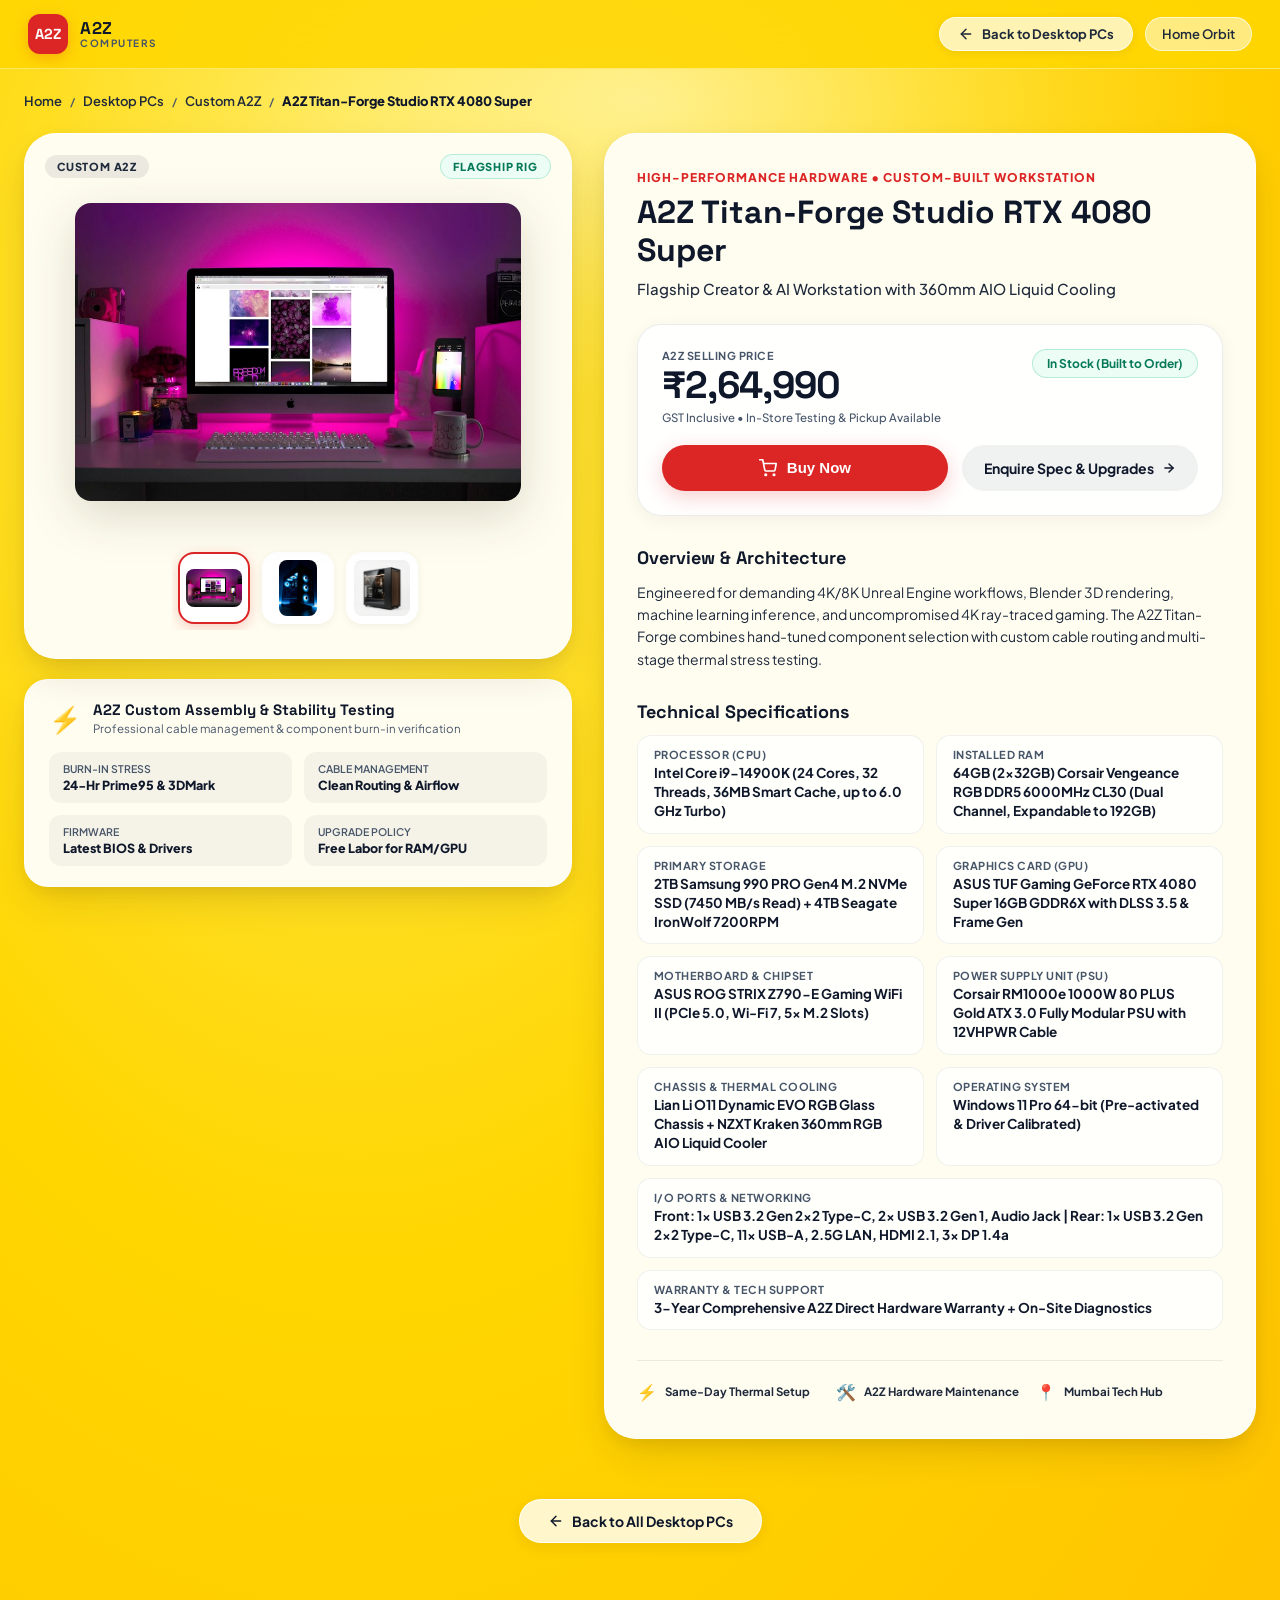
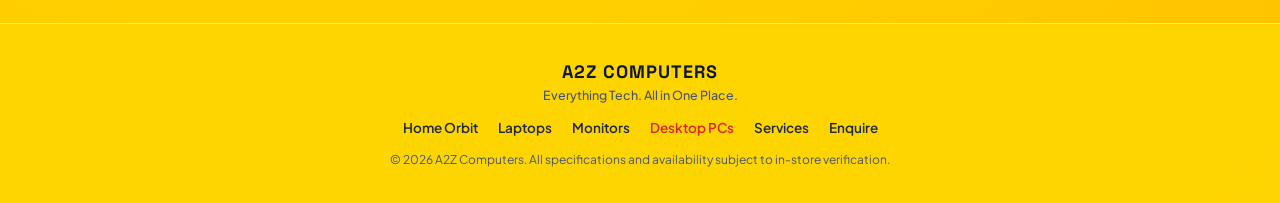
<file: desktop-details.html>
<!DOCTYPE html>
<html lang="en">
<head>
  <meta charset="UTF-8">
  <meta name="viewport" content="width=device-width, initial-scale=1.0">
  <title id="pageTitle">Desktop PC Specifications — A2Z Computers</title>
  <meta name="description" content="View detailed technical specifications, pricing, hardware upgrades, and availability for desktop computers at A2Z Computers Mumbai.">

  <!-- Typography -->
  <link rel="preconnect" href="https://fonts.googleapis.com">
  <link rel="preconnect" href="https://fonts.gstatic.com" crossorigin>
  <link href="https://fonts.googleapis.com/css2?family=Plus+Jakarta+Sans:wght@400;500;600;700;800&family=Space+Grotesk:wght@500;700&display=swap" rel="stylesheet">

  <link rel="stylesheet" href="desktop-details.css">
</head>
<body>
  <div class="details-page-wrapper">
    <!-- Top Atmosphere Glow -->
    <div class="page-ambient-glow" aria-hidden="true"></div>

    <!-- HEADER -->
    <header class="details-header">
      <div class="header-container">
        <!-- Brand Wordmark -->
        <a href="index.html" class="brand-wordmark" aria-label="A2Z Computers Home">
          <div class="brand-logo-badge">A2Z</div>
          <div class="brand-title-wrap">
            <span class="brand-name">A2Z</span>
            <span class="brand-subtitle">COMPUTERS</span>
          </div>
        </a>

        <!-- Header Nav Links -->
        <div class="header-nav-actions">
          <a href="desktops.html" class="btn-header-back" id="btnHeaderBack">
            <svg width="16" height="16" viewBox="0 0 24 24" fill="none" stroke="currentColor" stroke-width="2.2" stroke-linecap="round" stroke-linejoin="round">
              <line x1="19" y1="12" x2="5" y2="12"></line>
              <polyline points="12 19 5 12 12 5"></polyline>
            </svg>
            <span>Back to Desktop PCs</span>
          </a>
          <a href="index.html" class="btn-header-home">
            <span>Home Orbit</span>
          </a>
        </div>
      </div>
    </header>

    <!-- MAIN PRODUCT DETAILS CONTENT -->
    <main class="details-main-content">
      <!-- Breadcrumb Bar -->
      <nav class="breadcrumb-nav" aria-label="Breadcrumb">
        <ol class="breadcrumb-list">
          <li class="breadcrumb-item"><a href="index.html">Home</a></li>
          <li class="breadcrumb-separator">/</li>
          <li class="breadcrumb-item"><a href="desktops.html" id="breadcrumbCategoryLink">Desktop PCs</a></li>
          <li class="breadcrumb-separator">/</li>
          <li class="breadcrumb-item" id="breadcrumbBrand">Brand</li>
          <li class="breadcrumb-separator">/</li>
          <li class="breadcrumb-item active" id="breadcrumbModel" aria-current="page">Model</li>
        </ol>
      </nav>

      <!-- TWO-COLUMN PRODUCT SHOWCASE -->
      <section class="product-showcase-grid" id="productShowcaseGrid">
        <!-- LEFT COLUMN: PHOTO GALLERY & CERTIFICATION -->
        <div class="gallery-column">
          <div class="gallery-card">
            <!-- Badges overlay -->
            <div class="gallery-badges-overlay">
              <span class="badge-tag brand-pill" id="detailBrandBadge">Brand</span>
              <span class="badge-tag status-pill" id="detailStatusBadge">In Stock</span>
            </div>

            <!-- Main Primary Large Display Frame -->
            <div class="main-image-frame" id="mainImageFrame">
              <img id="detailMainImg" src="" alt="Desktop PC Product View" />
            </div>

            <!-- Thumbnail Switcher Strip -->
            <div class="thumbnails-strip" id="thumbnailsStrip" aria-label="Product Image Gallery">
              <!-- Dynamically populated thumbnails -->
            </div>
          </div>

          <!-- Refurbished Hardware Certificate Card (Conditional) -->
          <div class="refurb-certificate-card hidden" id="refurbCertificateCard">
            <div class="cert-header">
              <span class="cert-icon">🛡️</span>
              <div>
                <h4 class="cert-title">A2Z Certified Refurbished Quality</h4>
                <p class="cert-subtitle">Cleaned, thermal re-pasted, and stress-tested by hardware specialists</p>
              </div>
            </div>
            <div class="cert-grid">
              <div class="cert-item">
                <span class="cert-label">Physical Grade</span>
                <strong class="cert-value" id="refurbGradeValue">Grade A+ Pristine</strong>
              </div>
              <div class="cert-item">
                <span class="cert-label">Thermal Health</span>
                <strong class="cert-value" id="refurbThermalValue">Re-pasted &amp; Tested</strong>
              </div>
              <div class="cert-item">
                <span class="cert-label">Diagnostics</span>
                <strong class="cert-value" id="refurbTestingValue">40-Point Passed</strong>
              </div>
              <div class="cert-item">
                <span class="cert-label">Included Accessories</span>
                <strong class="cert-value" id="refurbAccessoriesValue">Power Cord &amp; Cables</strong>
              </div>
            </div>
          </div>

          <!-- New PC Assembly Guarantee Card (Conditional) -->
          <div class="new-assurance-card" id="newPcGuaranteeCard">
            <div class="cert-header">
              <span class="cert-icon">⚡</span>
              <div>
                <h4 class="cert-title">A2Z Custom Assembly &amp; Stability Testing</h4>
                <p class="cert-subtitle">Professional cable management &amp; component burn-in verification</p>
              </div>
            </div>
            <div class="cert-grid">
              <div class="cert-item">
                <span class="cert-label">Burn-In Stress</span>
                <strong class="cert-value">24-Hr Prime95 &amp; 3DMark</strong>
              </div>
              <div class="cert-item">
                <span class="cert-label">Cable Management</span>
                <strong class="cert-value">Clean Routing &amp; Airflow</strong>
              </div>
              <div class="cert-item">
                <span class="cert-label">Firmware</span>
                <strong class="cert-value">Latest BIOS &amp; Drivers</strong>
              </div>
              <div class="cert-item">
                <span class="cert-label">Upgrade Policy</span>
                <strong class="cert-value">Free Labor for RAM/GPU</strong>
              </div>
            </div>
          </div>
        </div>

        <!-- RIGHT COLUMN: PRODUCT INFO, PRICE, SPECS & ACTIONS -->
        <div class="info-column">
          <div class="info-card">
            <!-- Header section -->
            <div class="product-header-block">
              <div class="eyebrow-category" id="detailCategoryTag">Hardware &bull; Desktop PC</div>
              <h1 class="product-main-title" id="detailTitle">Desktop Model</h1>
              <p class="product-tagline-text" id="detailTagline">Tagline description</p>
            </div>

            <!-- Pricing & Action Block -->
            <div class="pricing-action-box">
              <div class="price-row">
                <div class="price-data">
                  <span class="price-caption">A2Z Selling Price</span>
                  <div class="price-value-wrap">
                    <span class="price-big" id="detailPriceDisplay">₹0</span>
                    <span class="tax-tag">GST Inclusive • In-Store Testing &amp; Pickup Available</span>
                  </div>
                </div>
                <div class="stock-badge-wrap">
                  <span class="stock-pill" id="detailAvailabilityPill">In Stock</span>
                </div>
              </div>

              <!-- CTA Buttons -->
              <div class="cta-actions-group">
                <button type="button" class="btn-buy-now" id="btnBuyNow">
                  <svg width="18" height="18" viewBox="0 0 24 24" fill="none" stroke="currentColor" stroke-width="2.2" stroke-linecap="round" stroke-linejoin="round">
                    <circle cx="9" cy="21" r="1"></circle>
                    <circle cx="20" cy="21" r="1"></circle>
                    <path d="M1 1h4l2.68 13.39a2 2 0 0 0 2 1.61h9.72a2 2 0 0 0 2-1.61L23 6H6"></path>
                  </svg>
                  <span>Buy Now</span>
                </button>

                <a href="index.html#enquiry" class="btn-enquire-spec" id="btnEnquireSpec">
                  <span>Enquire Spec &amp; Upgrades</span>
                  <svg width="14" height="14" viewBox="0 0 24 24" fill="none" stroke="currentColor" stroke-width="2.5" stroke-linecap="round" stroke-linejoin="round">
                    <line x1="5" y1="12" x2="19" y2="12"></line>
                    <polyline points="12 5 19 12 12 19"></polyline>
                  </svg>
                </a>
              </div>

              <!-- Buy Now Demo Notice Modal / Toast -->
              <div class="buy-now-placeholder-toast hidden" id="buyNowToast" role="alert">
                <div class="toast-content">
                  <div class="toast-title">
                    <span>🛍️</span>
                    <strong>Ordering will be available soon</strong>
                  </div>
                  <p class="toast-desc">
                    Online checkout is currently in development. To reserve this desktop system, customize RAM/SSD/GPU upgrades, or test hardware performance in-person, please visit A2Z Computers Mumbai or submit a direct tech enquiry.
                  </p>
                </div>
                <button type="button" class="btn-close-toast" id="btnCloseToast" aria-label="Close message">✕</button>
              </div>
            </div>

            <!-- Overview Description -->
            <div class="product-description-section">
              <h3 class="section-title">Overview &amp; Architecture</h3>
              <p class="description-text" id="detailDescription">
                Description of the desktop computer hardware and capabilities.
              </p>
            </div>

            <!-- Comprehensive Technical Specifications Grid -->
            <div class="specs-table-section">
              <h3 class="section-title">Technical Specifications</h3>
              <div class="specs-grid" id="detailSpecsGrid">
                <!-- Injected dynamically via desktop-details.js -->
              </div>
            </div>

            <!-- Trust / Support Notes -->
            <div class="support-highlights-row">
              <div class="support-item">
                <span class="support-icon">⚡</span>
                <span class="support-text">Same-Day Thermal Setup</span>
              </div>
              <div class="support-item">
                <span class="support-icon">🛠️</span>
                <span class="support-text">A2Z Hardware Maintenance</span>
              </div>
              <div class="support-item">
                <span class="support-icon">📍</span>
                <span class="support-text">Mumbai Tech Hub</span>
              </div>
            </div>
          </div>
        </div>
      </section>

      <!-- Back to All Desktop PCs Bottom Bar -->
      <section class="bottom-nav-bar">
        <a href="desktops.html" class="btn-bottom-return" id="btnBottomReturn">
          <svg width="16" height="16" viewBox="0 0 24 24" fill="none" stroke="currentColor" stroke-width="2.2" stroke-linecap="round" stroke-linejoin="round">
            <line x1="19" y1="12" x2="5" y2="12"></line>
            <polyline points="12 19 5 12 12 5"></polyline>
          </svg>
          <span id="bottomReturnText">Back to All Desktop PCs</span>
        </a>
      </section>
    </main>

    <!-- FOOTER -->
    <footer class="details-footer">
      <div class="footer-container">
        <div class="footer-brand">
          <span class="footer-logo">A2Z COMPUTERS</span>
          <span class="footer-tagline">Everything Tech. All in One Place.</span>
        </div>
        <div class="footer-links">
          <a href="index.html">Home Orbit</a>
          <a href="laptops.html">Laptops</a>
          <a href="monitors.html">Monitors</a>
          <a href="desktops.html" class="active">Desktop PCs</a>
          <a href="index.html#services">Services</a>
          <a href="index.html#enquiry">Enquire</a>
        </div>
        <div class="footer-copy">
          © 2026 A2Z Computers. All specifications and availability subject to in-store verification.
        </div>
      </div>
    </footer>
  </div>

  <!-- Shared Data & Logic -->
  <script src="desktops-data.js"></script>
  <script src="desktop-details.js"></script>
</body>
</html>
</file>
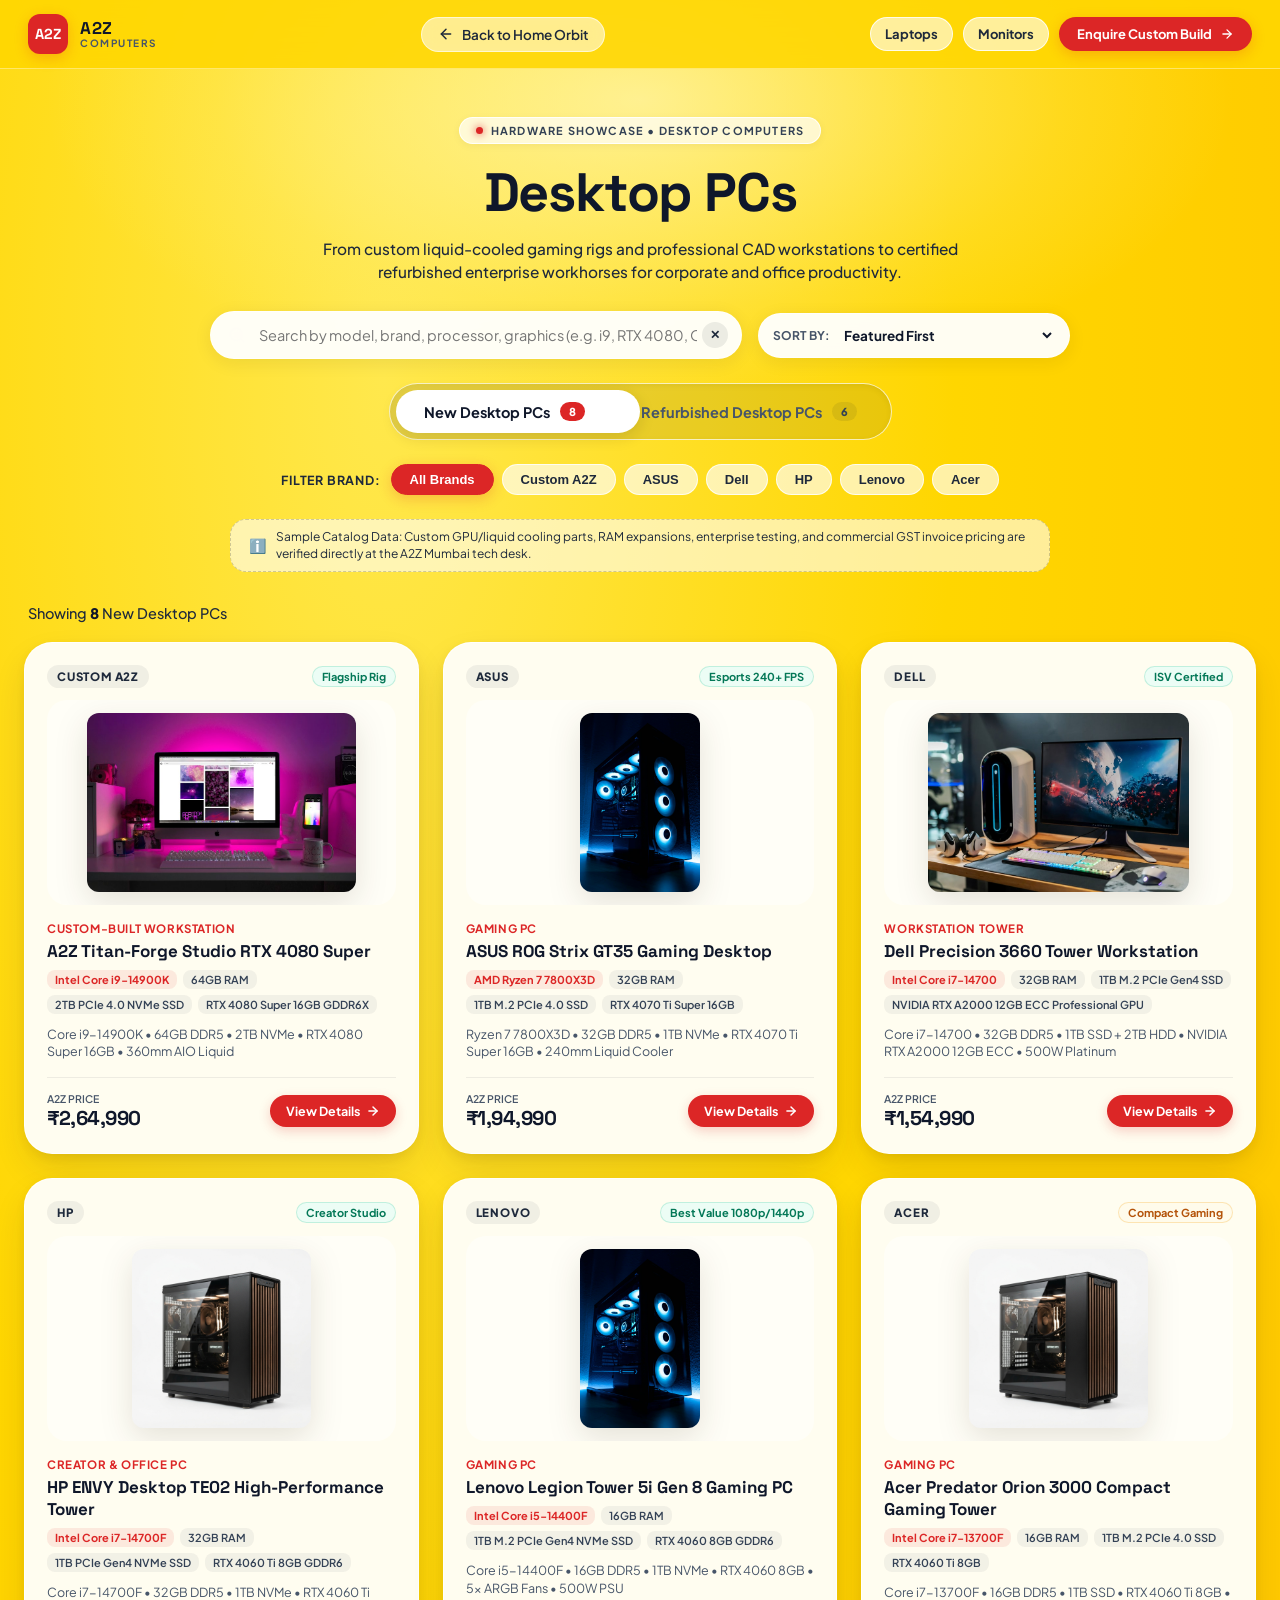
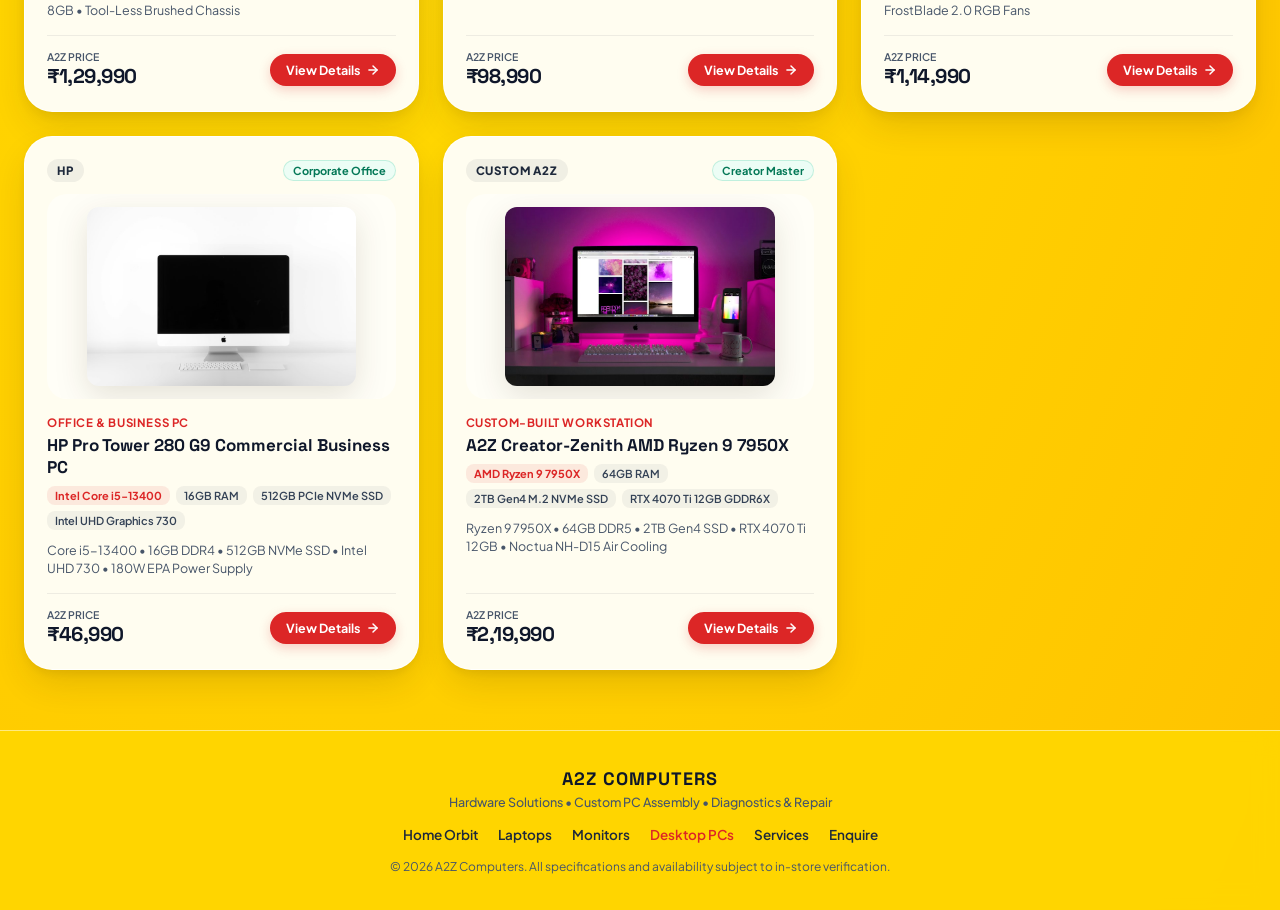
<file: desktops.html>
<!DOCTYPE html>
<html lang="en">
<head>
  <meta charset="UTF-8">
  <meta name="viewport" content="width=device-width, initial-scale=1.0">
  <title>Desktop PCs — A2Z Computers | Custom Gaming Rigs, Workstations &amp; Refurbished Desktops</title>
  <meta name="description" content="Explore custom-built gaming PCs, high-end creator workstations, and certified refurbished enterprise desktops from Dell, HP, Lenovo, ASUS, and Acer at A2Z Computers Mumbai.">

  <!-- Typography -->
  <link rel="preconnect" href="https://fonts.googleapis.com">
  <link rel="preconnect" href="https://fonts.gstatic.com" crossorigin>
  <link href="https://fonts.googleapis.com/css2?family=Plus+Jakarta+Sans:wght@400;500;600;700;800&family=Space+Grotesk:wght@500;700&display=swap" rel="stylesheet">

  <link rel="stylesheet" href="desktops.css">
</head>
<body>
  <div class="desktops-page-wrapper">
    <!-- Top Decorative Atmosphere -->
    <div class="page-ambient-glow" aria-hidden="true"></div>

    <!-- SITE HEADER -->
    <header class="desktops-header">
      <div class="header-container">
        <!-- Brand Wordmark -->
        <a href="index.html" class="brand-wordmark" aria-label="A2Z Computers Home">
          <div class="brand-logo-badge">A2Z</div>
          <div class="brand-title-wrap">
            <span class="brand-name">A2Z</span>
            <span class="brand-subtitle">COMPUTERS</span>
          </div>
        </a>

        <!-- Navigation Links -->
        <nav class="header-nav" aria-label="Desktop PCs Navigation">
          <a href="index.html" class="nav-back-link">
            <svg width="16" height="16" viewBox="0 0 24 24" fill="none" stroke="currentColor" stroke-width="2.2" stroke-linecap="round" stroke-linejoin="round">
              <line x1="19" y1="12" x2="5" y2="12"></line>
              <polyline points="12 19 5 12 12 5"></polyline>
            </svg>
            <span>Back to Home Orbit</span>
          </a>
        </nav>

        <!-- Header Actions -->
        <div class="header-right-actions">
          <a href="laptops.html" class="nav-category-link">
            <span>Laptops</span>
          </a>
          <a href="monitors.html" class="nav-category-link">
            <span>Monitors</span>
          </a>
          <a href="index.html#enquiry" class="btn-contact-tech">
            <span>Enquire Custom Build</span>
            <svg width="14" height="14" viewBox="0 0 24 24" fill="none" stroke="currentColor" stroke-width="2.2" stroke-linecap="round" stroke-linejoin="round">
              <line x1="5" y1="12" x2="19" y2="12"></line>
              <polyline points="12 5 19 12 12 19"></polyline>
            </svg>
          </a>
        </div>
      </div>
    </header>

    <!-- MAIN LISTING CONTENT -->
    <main class="desktops-main-content">
      <!-- Title & Search Bar Hero -->
      <section class="listing-hero">
        <div class="hero-badge">
          <span class="badge-dot" aria-hidden="true"></span>
          <span class="badge-text">HARDWARE SHOWCASE • DESKTOP COMPUTERS</span>
        </div>

        <h1 class="page-title">
          <span>Desktop PCs</span>
        </h1>
        <p class="page-subtitle">
          From custom liquid-cooled gaming rigs and professional CAD workstations to certified refurbished enterprise workhorses for corporate and office productivity.
        </p>

        <!-- Search & Control Row -->
        <div class="search-sort-bar">
          <div class="search-input-wrap">
            <svg class="search-icon" width="18" height="18" viewBox="0 0 24 24" fill="none" stroke="currentColor" stroke-width="2" stroke-linecap="round" stroke-linejoin="round">
              <circle cx="11" cy="11" r="8"></circle>
              <line x1="21" y1="21" x2="16.65" y2="16.65"></line>
            </svg>
            <input type="text" id="desktopSearchInput" class="search-input" placeholder="Search by model, brand, processor, graphics (e.g. i9, RTX 4080, OptiPlex, Ryzen)..." aria-label="Search desktop PCs">
            <button type="button" id="clearSearchBtn" class="clear-search-btn hidden" aria-label="Clear search">✕</button>
          </div>

          <div class="sort-select-wrap">
            <label for="desktopSortSelect" class="sort-label">Sort by:</label>
            <select id="desktopSortSelect" class="sort-select">
              <option value="featured">Featured First</option>
              <option value="price-low">Price: Low to High</option>
              <option value="price-high">Price: High to Low</option>
              <option value="performance">High Performance / Spec First</option>
            </select>
          </div>
        </div>

        <!-- TWO PROMINENT TABS: NEW vs REFURBISHED -->
        <div class="inventory-tabs-container">
          <div class="tabs-slider-track" role="tablist" aria-label="Desktop Categories">
            <!-- Smooth Sliding Tab Highlight Indicator -->
            <div class="tab-indicator-pill" id="tabIndicatorPill"></div>

            <button type="button" class="tab-btn active" id="tabNew" role="tab" aria-selected="true" aria-controls="desktopGrid" data-tab="new">
              <span class="tab-title">
                <span class="tab-text-full">New Desktop PCs</span>
                <span class="tab-text-short">New PCs</span>
              </span>
              <span class="tab-count-badge" id="countNewBadge">8</span>
            </button>

            <button type="button" class="tab-btn" id="tabRefurbished" role="tab" aria-selected="false" aria-controls="desktopGrid" data-tab="refurbished">
              <span class="tab-title">
                <span class="tab-text-full">Refurbished Desktop PCs</span>
                <span class="tab-text-short">Refurbished</span>
              </span>
              <span class="tab-count-badge" id="countRefurbBadge">6</span>
            </button>
          </div>
        </div>

        <!-- BRAND FILTERS -->
        <div class="brand-filters-wrap" role="group" aria-label="Filter by brand">
          <span class="brand-filter-label">Filter Brand:</span>
          <div class="brand-filter-chips" id="brandFilterChips">
            <button type="button" class="brand-chip active" data-brand="all">All Brands</button>
            <button type="button" class="brand-chip" data-brand="Custom A2Z">Custom A2Z</button>
            <button type="button" class="brand-chip" data-brand="ASUS">ASUS</button>
            <button type="button" class="brand-chip" data-brand="Dell">Dell</button>
            <button type="button" class="brand-chip" data-brand="HP">HP</button>
            <button type="button" class="brand-chip" data-brand="Lenovo">Lenovo</button>
            <button type="button" class="brand-chip" data-brand="Acer">Acer</button>
          </div>
        </div>

        <!-- Inventory Demo Notice -->
        <div class="catalog-demo-notice">
          <span class="notice-icon">ℹ️</span>
          <span>Sample Catalog Data: Custom GPU/liquid cooling parts, RAM expansions, enterprise testing, and commercial GST invoice pricing are verified directly at the A2Z Mumbai tech desk.</span>
        </div>
      </section>

      <!-- RESULTS COUNT & ACTIVE FILTER INFO -->
      <section class="results-header-row">
        <div class="results-count-text">
          Showing <strong id="visibleCountText">8</strong> <span id="currentCategoryText">New Desktop PCs</span>
        </div>
        <div id="activeFilterTags" class="active-filters-tags"></div>
      </section>

      <!-- PRODUCT GRID -->
      <section class="products-grid-section">
        <div class="products-grid" id="desktopGrid">
          <!-- Populated dynamically via desktops.js -->
        </div>

        <!-- Empty state when search/filter has zero matches -->
        <div class="empty-results-box hidden" id="emptyResultsBox">
          <div class="empty-icon">🖥️</div>
          <h3>No matching desktop PCs found</h3>
          <p>Try searching for a different processor, GPU, or resetting your filters to see all available desktops.</p>
          <button type="button" class="btn-reset-filters" id="btnResetFilters">Reset Filters</button>
        </div>
      </section>
    </main>

    <!-- FOOTER -->
    <footer class="desktops-footer">
      <div class="footer-container">
        <div class="footer-brand">
          <span class="footer-logo">A2Z COMPUTERS</span>
          <span class="footer-tagline">Hardware Solutions • Custom PC Assembly • Diagnostics &amp; Repair</span>
        </div>
        <div class="footer-links">
          <a href="index.html">Home Orbit</a>
          <a href="laptops.html">Laptops</a>
          <a href="monitors.html">Monitors</a>
          <a href="desktops.html" class="active">Desktop PCs</a>
          <a href="index.html#services">Services</a>
          <a href="index.html#enquiry">Enquire</a>
        </div>
        <div class="footer-copy">
          © 2026 A2Z Computers. All specifications and availability subject to in-store verification.
        </div>
      </div>
    </footer>
  </div>

  <!-- Shared Data & Logic -->
  <script src="desktops-data.js"></script>
  <script src="desktops.js"></script>
</body>
</html>
</file>
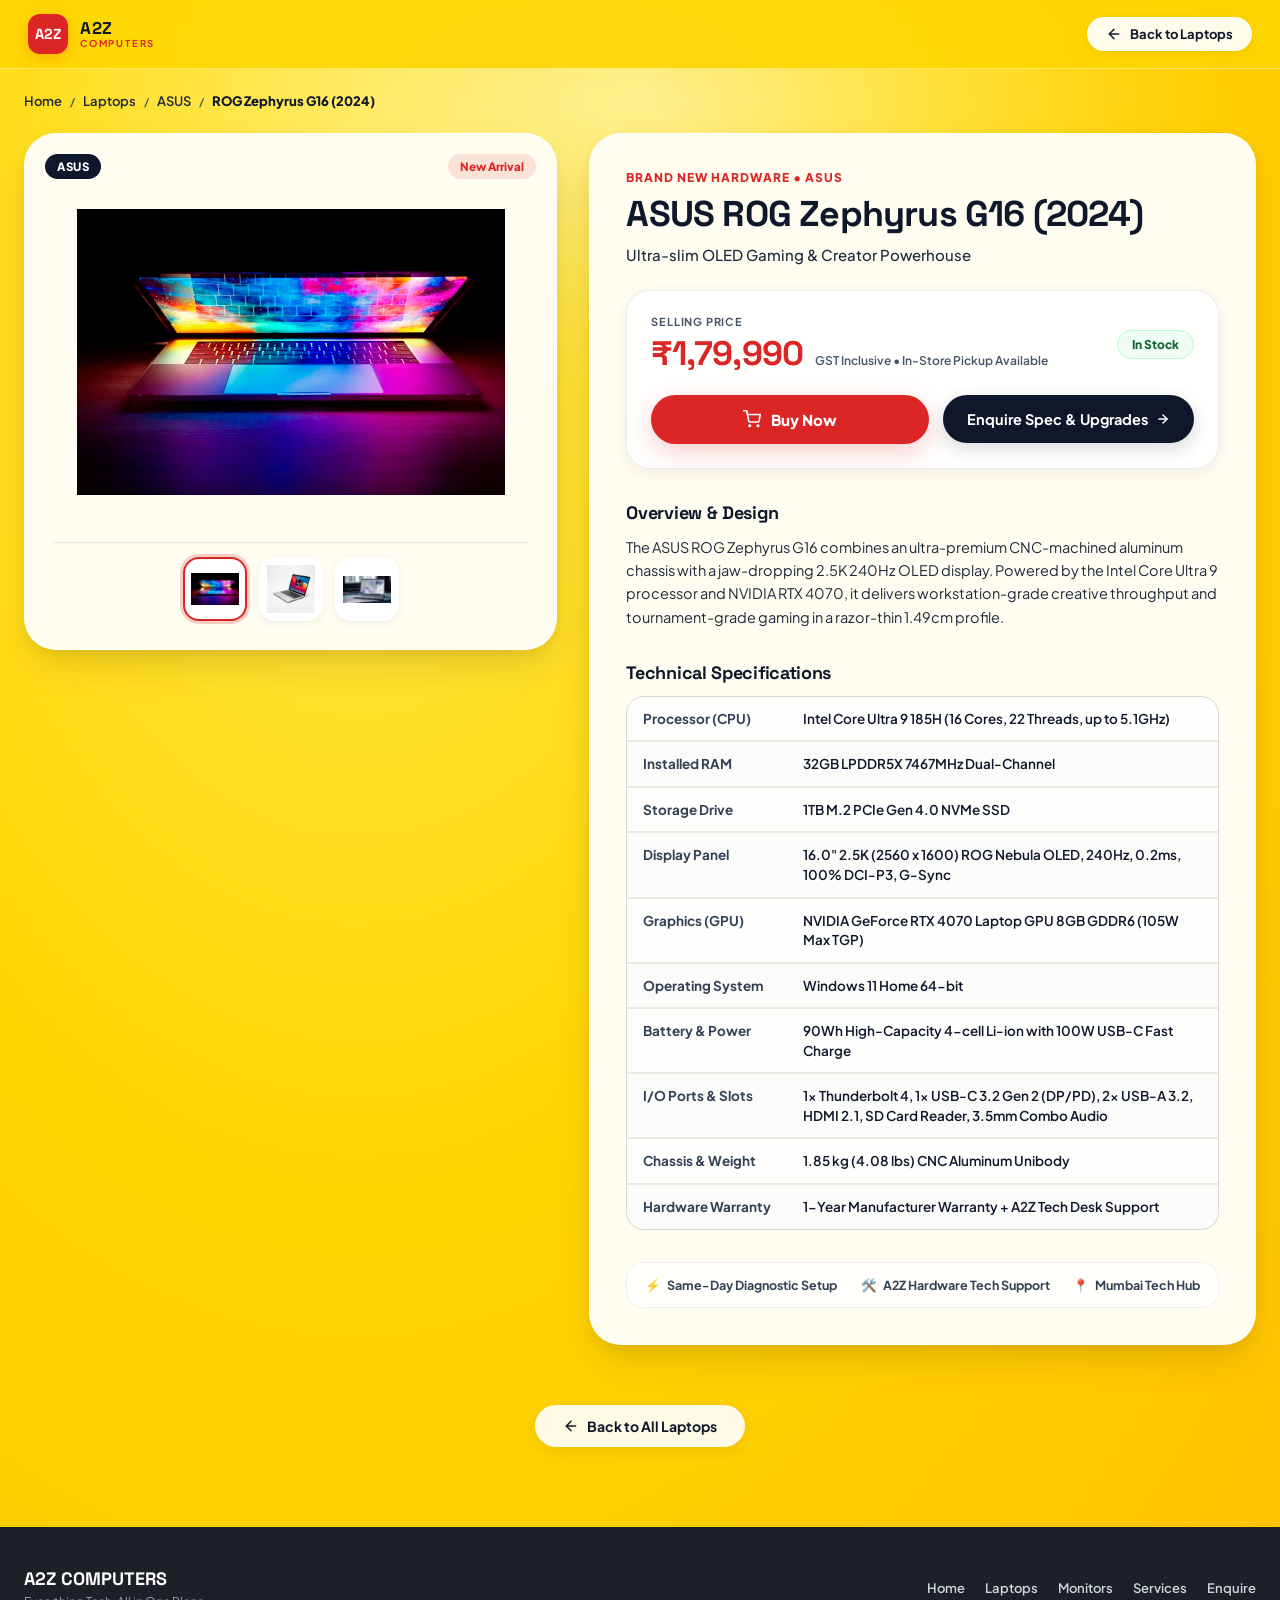
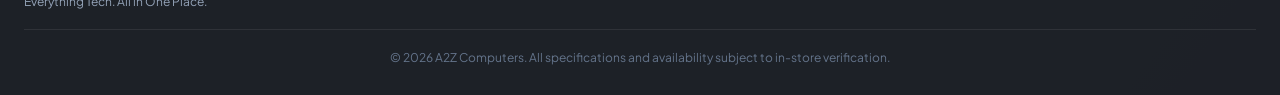
<file: laptop-details.html>
<!DOCTYPE html>
<html lang="en">
<head>
  <meta charset="UTF-8">
  <meta name="viewport" content="width=device-width, initial-scale=1.0">
  <title id="pageTitle">Laptop Specifications — A2Z Computers</title>
  <meta name="description" content="View detailed technical specifications, pricing, and availability for laptops at A2Z Computers Mumbai.">

  <!-- Typography -->
  <link rel="preconnect" href="https://fonts.googleapis.com">
  <link rel="preconnect" href="https://fonts.gstatic.com" crossorigin>
  <link href="https://fonts.googleapis.com/css2?family=Plus+Jakarta+Sans:wght@400;500;600;700;800&family=Space+Grotesk:wght@500;700&display=swap" rel="stylesheet">

  <link rel="stylesheet" href="laptop-details.css">
</head>
<body>
  <div class="details-page-wrapper">
    <!-- Top Atmosphere Glow -->
    <div class="page-ambient-glow" aria-hidden="true"></div>

    <!-- HEADER -->
    <header class="details-header">
      <div class="header-container">
        <!-- Brand Wordmark -->
        <a href="index.html" class="brand-wordmark" aria-label="A2Z Computers Home">
          <div class="brand-logo-badge">A2Z</div>
          <div class="brand-title-wrap">
            <span class="brand-name">A2Z</span>
            <span class="brand-subtitle">COMPUTERS</span>
          </div>
        </a>

        <!-- Header Nav Links -->
        <div class="header-nav-actions">
          <a href="laptops.html" class="btn-header-back">
            <svg width="16" height="16" viewBox="0 0 24 24" fill="none" stroke="currentColor" stroke-width="2.2" stroke-linecap="round" stroke-linejoin="round">
              <line x1="19" y1="12" x2="5" y2="12"></line>
              <polyline points="12 19 5 12 12 5"></polyline>
            </svg>
            <span>Back to Laptops</span>
          </a>
        </div>
      </div>
    </header>

    <!-- MAIN PRODUCT DETAILS CONTENT -->
    <main class="details-main-content">
      <!-- Breadcrumb Bar -->
      <nav class="breadcrumb-nav" aria-label="Breadcrumb">
        <ol class="breadcrumb-list">
          <li class="breadcrumb-item"><a href="index.html">Home</a></li>
          <li class="breadcrumb-separator">/</li>
          <li class="breadcrumb-item"><a href="laptops.html">Laptops</a></li>
          <li class="breadcrumb-separator">/</li>
          <li class="breadcrumb-item" id="breadcrumbBrand">Brand</li>
          <li class="breadcrumb-separator">/</li>
          <li class="breadcrumb-item active" id="breadcrumbModel" aria-current="page">Model</li>
        </ol>
      </nav>

      <!-- TWO-COLUMN PRODUCT SHOWCASE -->
      <section class="product-showcase-grid" id="productShowcaseGrid">
        <!-- LEFT COLUMN: PHOTO GALLERY -->
        <div class="gallery-column">
          <div class="gallery-card">
            <!-- Badges overlay -->
            <div class="gallery-badges-overlay">
              <span class="badge-tag brand-pill" id="detailBrandBadge">Brand</span>
              <span class="badge-tag status-pill" id="detailStatusBadge">In Stock</span>
            </div>

            <!-- Main Primary Large Display Frame -->
            <div class="main-image-frame" id="mainImageFrame">
              <img id="detailMainImg" src="" alt="Laptop Product View" />
            </div>

            <!-- Thumbnail Switcher Strip -->
            <div class="thumbnails-strip" id="thumbnailsStrip" aria-label="Product Image Gallery">
              <!-- Dynamically populated thumbnails -->
            </div>
          </div>

          <!-- Refurbished Hardware Certificate Card (Conditional) -->
          <div class="refurb-certificate-card hidden" id="refurbCertificateCard">
            <div class="cert-header">
              <span class="cert-icon">🛡️</span>
              <div>
                <h4 class="cert-title">A2Z Certified Refurbished Quality</h4>
                <p class="cert-subtitle">Inspected, benchmarked, and sanitized by hardware specialists</p>
              </div>
            </div>
            <div class="cert-grid">
              <div class="cert-item">
                <span class="cert-label">Physical Grade</span>
                <strong class="cert-value" id="refurbGradeValue">Grade A+</strong>
              </div>
              <div class="cert-item">
                <span class="cert-label">Battery Health</span>
                <strong class="cert-value" id="refurbBatteryValue">94% Capacity</strong>
              </div>
              <div class="cert-item">
                <span class="cert-label">Diagnostics</span>
                <strong class="cert-value" id="refurbTestingValue">40-Point Passed</strong>
              </div>
              <div class="cert-item">
                <span class="cert-label">Included Accessories</span>
                <strong class="cert-value" id="refurbAccessoriesValue">Original Charger</strong>
              </div>
            </div>
          </div>
        </div>

        <!-- RIGHT COLUMN: PRODUCT INFO, PRICE, SPECS & ACTIONS -->
        <div class="info-column">
          <div class="info-card">
            <!-- Header section -->
            <div class="product-header-block">
              <div class="eyebrow-category" id="detailCategoryTag">Hardware &bull; Laptop</div>
              <h1 class="product-main-title" id="detailTitle">Laptop Model</h1>
              <p class="product-tagline-text" id="detailTagline">Tagline description</p>
            </div>

            <!-- Pricing & Action Block -->
            <div class="pricing-action-box">
              <div class="price-row">
                <div class="price-data">
                  <span class="price-caption">Selling Price</span>
                  <div class="price-value-wrap">
                    <span class="price-big" id="detailPriceDisplay">₹0</span>
                    <span class="tax-tag">GST Inclusive • In-Store Pickup Available</span>
                  </div>
                </div>
                <div class="stock-badge-wrap">
                  <span class="stock-pill" id="detailAvailabilityPill">In Stock</span>
                </div>
              </div>

              <!-- CTA Buttons -->
              <div class="cta-actions-group">
                <button type="button" class="btn-buy-now" id="btnBuyNow">
                  <svg width="18" height="18" viewBox="0 0 24 24" fill="none" stroke="currentColor" stroke-width="2.2" stroke-linecap="round" stroke-linejoin="round">
                    <circle cx="9" cy="21" r="1"></circle>
                    <circle cx="20" cy="21" r="1"></circle>
                    <path d="M1 1h4l2.68 13.39a2 2 0 0 0 2 1.61h9.72a2 2 0 0 0 2-1.61L23 6H6"></path>
                  </svg>
                  <span>Buy Now</span>
                </button>

                <a href="index.html#enquiry" class="btn-enquire-spec" id="btnEnquireSpec">
                  <span>Enquire Spec &amp; Upgrades</span>
                  <svg width="14" height="14" viewBox="0 0 24 24" fill="none" stroke="currentColor" stroke-width="2.5" stroke-linecap="round" stroke-linejoin="round">
                    <line x1="5" y1="12" x2="19" y2="12"></line>
                    <polyline points="12 5 19 12 12 19"></polyline>
                  </svg>
                </a>
              </div>

              <!-- Buy Now Demo Notice Modal / Toast -->
              <div class="buy-now-placeholder-toast hidden" id="buyNowToast" role="alert">
                <div class="toast-content">
                  <div class="toast-title">
                    <span>🛍️</span>
                    <strong>Ordering will be available soon</strong>
                  </div>
                  <p class="toast-desc">
                    Online checkout is currently in development. To reserve this hardware, configure RAM/SSD upgrades, or schedule an in-store inspection, please visit A2Z Computers Mumbai or submit a direct tech enquiry.
                  </p>
                </div>
                <button type="button" class="btn-close-toast" id="btnCloseToast" aria-label="Close message">✕</button>
              </div>
            </div>

            <!-- Overview Description -->
            <div class="product-description-section">
              <h3 class="section-title">Overview &amp; Design</h3>
              <p class="description-text" id="detailDescription">
                Description of the laptop hardware.
              </p>
            </div>

            <!-- Comprehensive Technical Specifications Grid -->
            <div class="specs-table-section">
              <h3 class="section-title">Technical Specifications</h3>
              <div class="specs-grid" id="detailSpecsGrid">
                <!-- Injected dynamically -->
              </div>
            </div>

            <!-- Trust / Support Notes -->
            <div class="support-highlights-row">
              <div class="support-item">
                <span class="support-icon">⚡</span>
                <span class="support-text">Same-Day Diagnostic Setup</span>
              </div>
              <div class="support-item">
                <span class="support-icon">🛠️</span>
                <span class="support-text">A2Z Hardware Tech Support</span>
              </div>
              <div class="support-item">
                <span class="support-icon">📍</span>
                <span class="support-text">Mumbai Tech Hub</span>
              </div>
            </div>
          </div>
        </div>
      </section>

      <!-- Back to All Laptops Bottom Bar -->
      <section class="bottom-nav-bar">
        <a href="laptops.html" class="btn-bottom-return">
          <svg width="16" height="16" viewBox="0 0 24 24" fill="none" stroke="currentColor" stroke-width="2.2" stroke-linecap="round" stroke-linejoin="round">
            <line x1="19" y1="12" x2="5" y2="12"></line>
            <polyline points="12 19 5 12 12 5"></polyline>
          </svg>
          <span>Back to All Laptops</span>
        </a>
      </section>
    </main>

    <!-- FOOTER -->
    <footer class="details-footer">
      <div class="footer-container">
        <div class="footer-brand">
          <span class="footer-logo">A2Z COMPUTERS</span>
          <span class="footer-tagline">Everything Tech. All in One Place.</span>
        </div>
        <div class="footer-links">
          <a href="index.html">Home</a>
          <a href="laptops.html">Laptops</a>
          <a href="monitors.html">Monitors</a>
          <a href="index.html#services">Services</a>
          <a href="index.html#enquiry">Enquire</a>
        </div>
        <div class="footer-copy">
          © 2026 A2Z Computers. All specifications and availability subject to in-store verification.
        </div>
      </div>
    </footer>
  </div>

  <!-- Shared Data & Logic -->
  <script src="laptops-data.js"></script>
  <script src="laptop-details.js"></script>
</body>
</html>
</file>
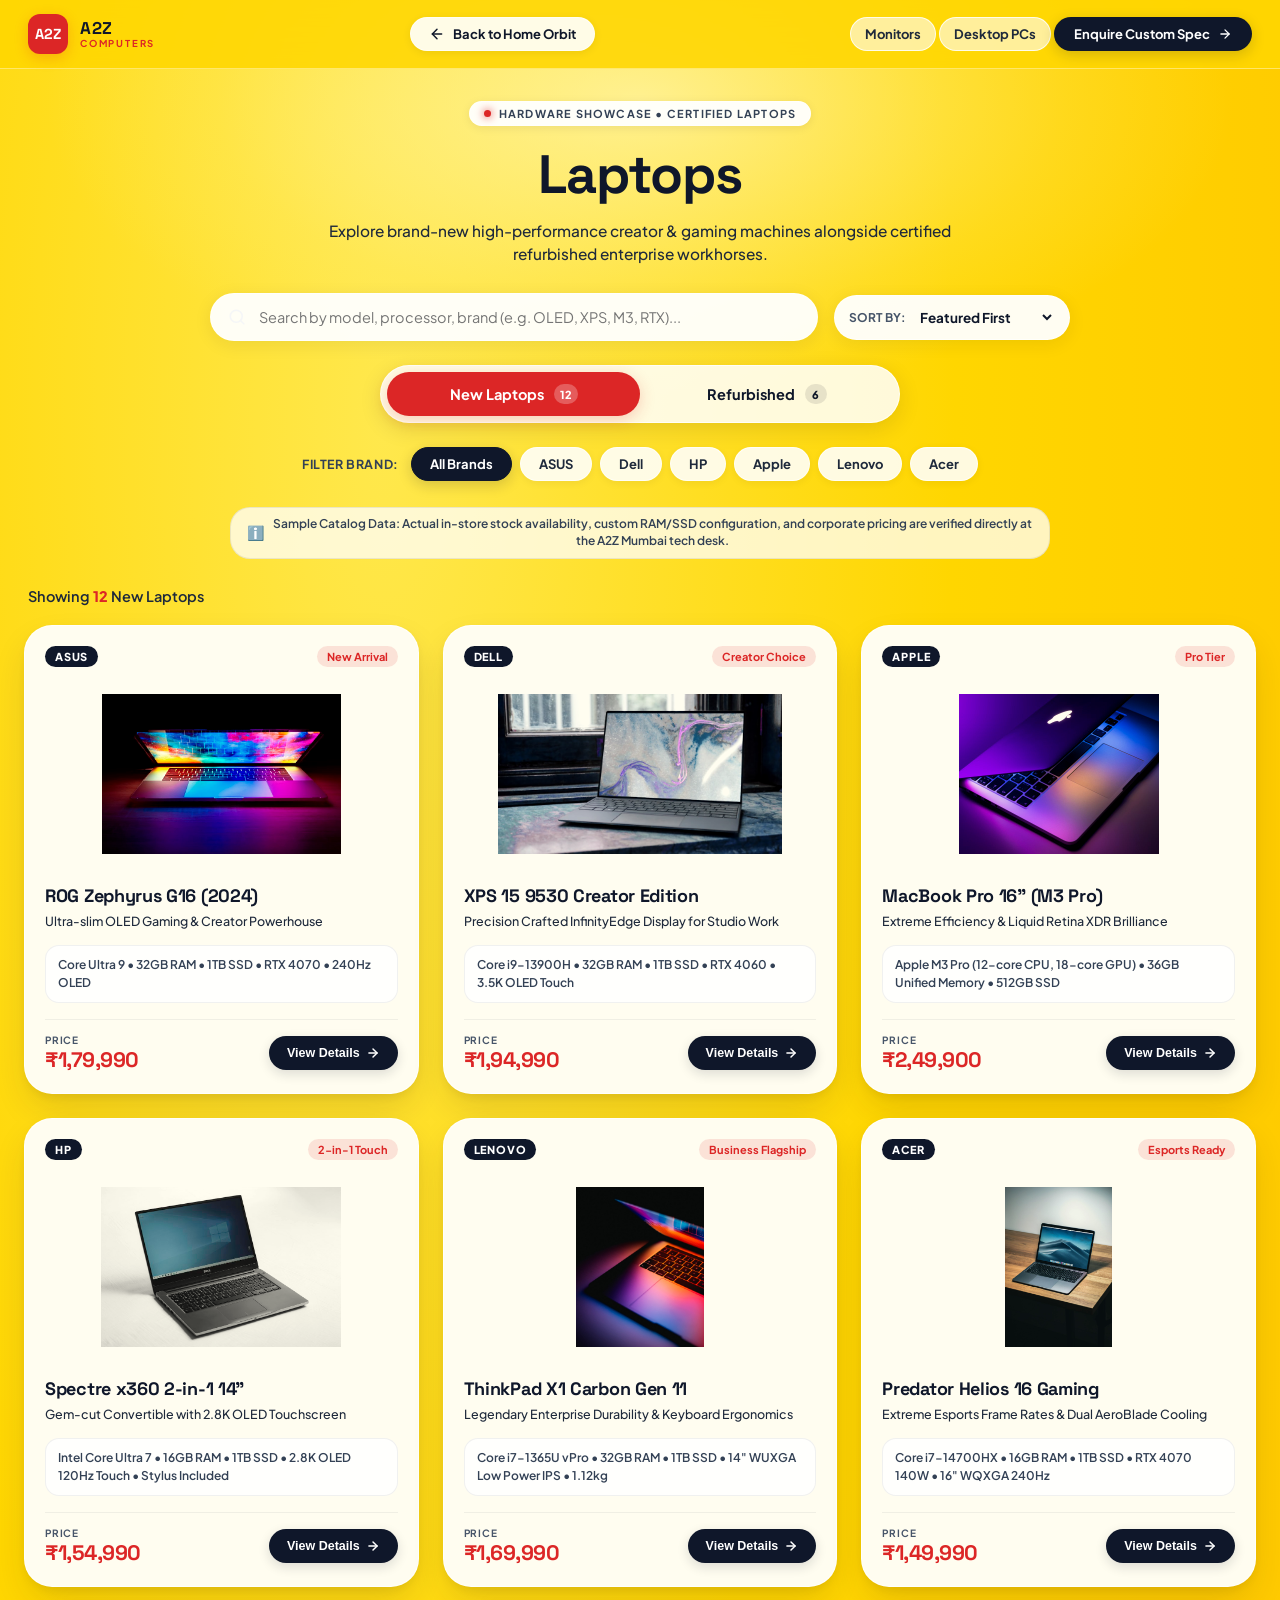
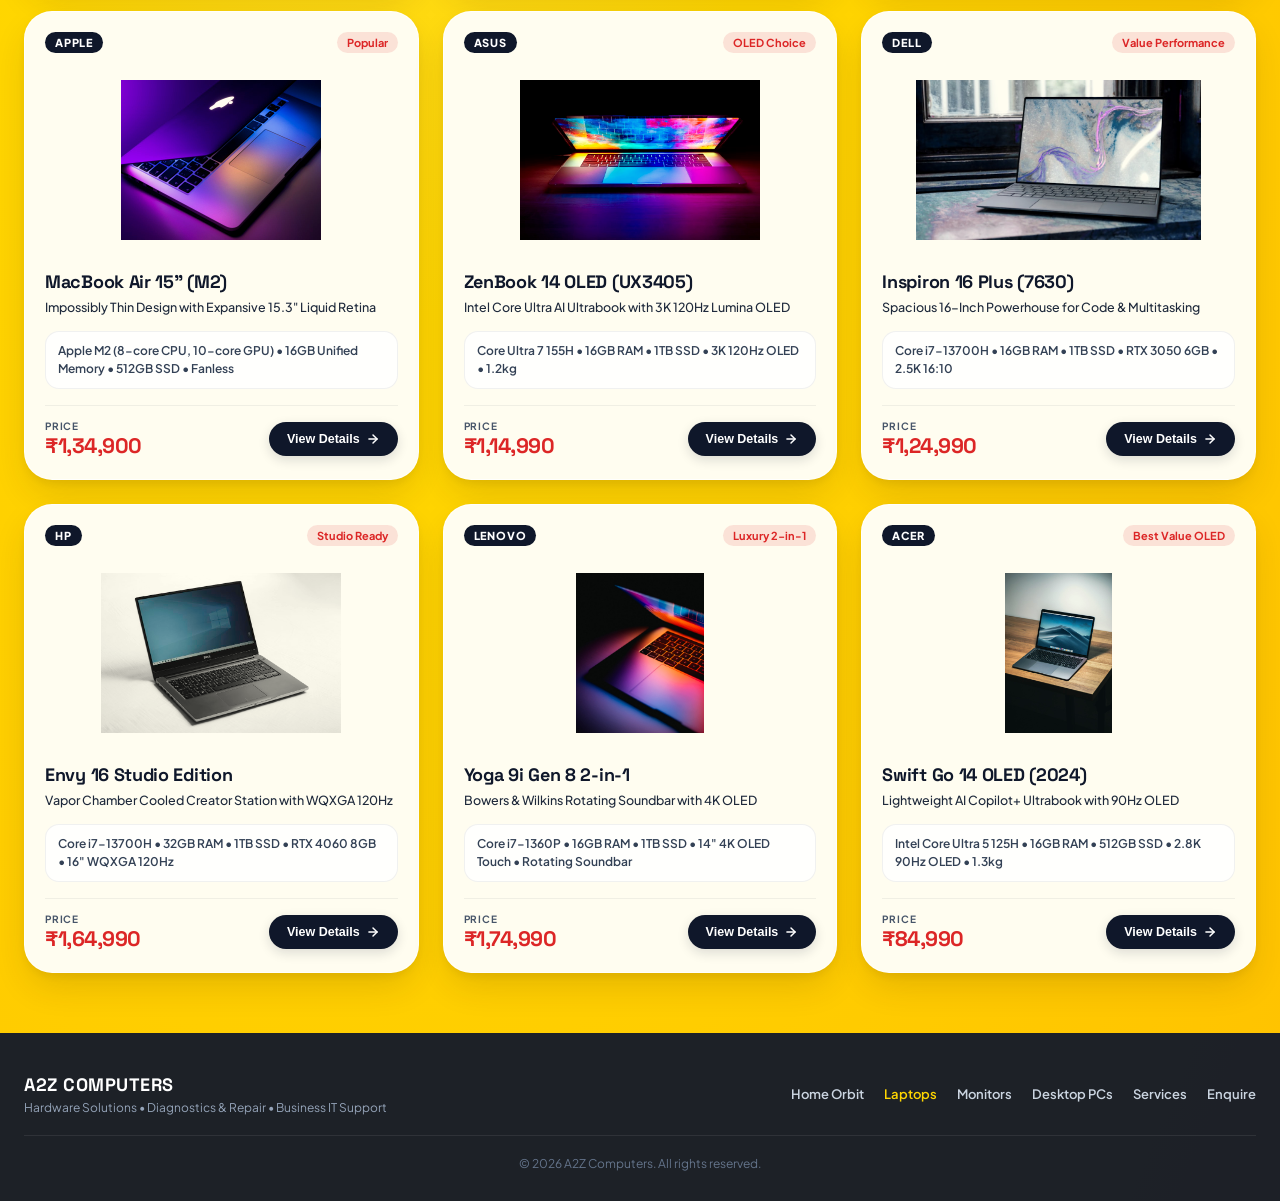
<file: laptops.html>
<!DOCTYPE html>
<html lang="en">
<head>
  <meta charset="UTF-8">
  <meta name="viewport" content="width=device-width, initial-scale=1.0">
  <title>Laptops — A2Z Computers | New & Refurbished Laptops</title>
  <meta name="description" content="Explore certified new and refurbished laptops from ASUS, Dell, HP, Apple, Lenovo, and Acer at A2Z Computers Mumbai.">

  <!-- Typography -->
  <link rel="preconnect" href="https://fonts.googleapis.com">
  <link rel="preconnect" href="https://fonts.gstatic.com" crossorigin>
  <link href="https://fonts.googleapis.com/css2?family=Plus+Jakarta+Sans:wght@400;500;600;700;800&family=Space+Grotesk:wght@500;700&display=swap" rel="stylesheet">

  <link rel="stylesheet" href="laptops.css">
</head>
<body>
  <div class="laptops-page-wrapper">
    <!-- Top Decorative Atmosphere -->
    <div class="page-ambient-glow" aria-hidden="true"></div>

    <!-- SITE HEADER -->
    <header class="laptops-header">
      <div class="header-container">
        <!-- Brand Wordmark -->
        <a href="index.html" class="brand-wordmark" aria-label="A2Z Computers Home">
          <div class="brand-logo-badge">A2Z</div>
          <div class="brand-title-wrap">
            <span class="brand-name">A2Z</span>
            <span class="brand-subtitle">COMPUTERS</span>
          </div>
        </a>

        <!-- Navigation Links -->
        <nav class="header-nav" aria-label="Laptops Navigation">
          <a href="index.html" class="nav-back-link">
            <svg width="16" height="16" viewBox="0 0 24 24" fill="none" stroke="currentColor" stroke-width="2.2" stroke-linecap="round" stroke-linejoin="round">
              <line x1="19" y1="12" x2="5" y2="12"></line>
              <polyline points="12 19 5 12 12 5"></polyline>
            </svg>
            <span>Back to Home Orbit</span>
          </a>
        </nav>

        <!-- Header Actions -->
        <div class="header-right-actions">
          <a href="monitors.html" class="nav-category-link">
            <span>Monitors</span>
          </a>
          <a href="desktops.html" class="nav-category-link">
            <span>Desktop PCs</span>
          </a>
          <a href="index.html" class="btn-contact-tech">
            <span>Enquire Custom Spec</span>
            <svg width="14" height="14" viewBox="0 0 24 24" fill="none" stroke="currentColor" stroke-width="2.2" stroke-linecap="round" stroke-linejoin="round">
              <line x1="5" y1="12" x2="19" y2="12"></line>
              <polyline points="12 5 19 12 12 19"></polyline>
            </svg>
          </a>
        </div>
      </div>
    </header>

    <!-- MAIN LISTING CONTENT -->
    <main class="laptops-main-content">
      <!-- Title & Search Bar Hero -->
      <section class="listing-hero">
        <div class="hero-badge">
          <span class="badge-dot" aria-hidden="true"></span>
          <span class="badge-text">HARDWARE SHOWCASE • CERTIFIED LAPTOPS</span>
        </div>

        <h1 class="page-title">
          <span>Laptops</span>
        </h1>
        <p class="page-subtitle">
          Explore brand-new high-performance creator &amp; gaming machines alongside certified refurbished enterprise workhorses.
        </p>

        <!-- Search & Control Row -->
        <div class="search-sort-bar">
          <div class="search-input-wrap">
            <svg class="search-icon" width="18" height="18" viewBox="0 0 24 24" fill="none" stroke="currentColor" stroke-width="2" stroke-linecap="round" stroke-linejoin="round">
              <circle cx="11" cy="11" r="8"></circle>
              <line x1="21" y1="21" x2="16.65" y2="16.65"></line>
            </svg>
            <input type="text" id="laptopSearchInput" class="search-input" placeholder="Search by model, processor, brand (e.g. OLED, XPS, M3, RTX)..." aria-label="Search laptops">
            <button type="button" id="clearSearchBtn" class="clear-search-btn hidden" aria-label="Clear search">✕</button>
          </div>

          <div class="sort-select-wrap">
            <label for="laptopSortSelect" class="sort-label">Sort by:</label>
            <select id="laptopSortSelect" class="sort-select">
              <option value="featured">Featured First</option>
              <option value="price-low">Price: Low to High</option>
              <option value="price-high">Price: High to Low</option>
            </select>
          </div>
        </div>

        <!-- TWO PROMINENT TABS: NEW vs REFURBISHED -->
        <div class="inventory-tabs-container">
          <div class="tabs-slider-track" role="tablist" aria-label="Laptop Categories">
            <!-- Smooth Sliding Tab Highlight Indicator -->
            <div class="tab-indicator-pill" id="tabIndicatorPill"></div>

            <button type="button" class="tab-btn active" id="tabNew" role="tab" aria-selected="true" aria-controls="laptopGrid" data-tab="new">
              <span class="tab-title">New Laptops</span>
              <span class="tab-count-badge" id="countNewBadge">12</span>
            </button>

            <button type="button" class="tab-btn" id="tabRefurbished" role="tab" aria-selected="false" aria-controls="laptopGrid" data-tab="refurbished">
              <span class="tab-title">Refurbished</span>
              <span class="tab-count-badge" id="countRefurbBadge">6</span>
            </button>
          </div>
        </div>

        <!-- BRAND FILTERS -->
        <div class="brand-filters-wrap" role="group" aria-label="Filter by brand">
          <span class="brand-filter-label">Filter Brand:</span>
          <div class="brand-filter-chips" id="brandFilterChips">
            <button type="button" class="brand-chip active" data-brand="all">All Brands</button>
            <button type="button" class="brand-chip" data-brand="ASUS">ASUS</button>
            <button type="button" class="brand-chip" data-brand="Dell">Dell</button>
            <button type="button" class="brand-chip" data-brand="HP">HP</button>
            <button type="button" class="brand-chip" data-brand="Apple">Apple</button>
            <button type="button" class="brand-chip" data-brand="Lenovo">Lenovo</button>
            <button type="button" class="brand-chip" data-brand="Acer">Acer</button>
          </div>
        </div>

        <!-- Inventory Demo Notice -->
        <div class="catalog-demo-notice">
          <span class="notice-icon">ℹ️</span>
          <span>Sample Catalog Data: Actual in-store stock availability, custom RAM/SSD configuration, and corporate pricing are verified directly at the A2Z Mumbai tech desk.</span>
        </div>
      </section>

      <!-- RESULTS COUNT & ACTIVE FILTER INFO -->
      <section class="results-header-row">
        <div class="results-count-text">
          Showing <strong id="visibleCountText">12</strong> <span id="currentCategoryText">New Laptops</span>
        </div>
        <div id="activeFilterTags" class="active-filters-tags"></div>
      </section>

      <!-- PRODUCT GRID -->
      <section class="products-grid-section">
        <div class="products-grid" id="laptopGrid">
          <!-- Populated dynamically via laptops.js -->
        </div>

        <!-- Empty state when search/filter has zero matches -->
        <div class="empty-results-box hidden" id="emptyResultsBox">
          <div class="empty-icon">🔍</div>
          <h3>No matching laptops found</h3>
          <p>Try searching with another keyword or resetting the brand filter to see all inventory.</p>
          <button type="button" class="btn-reset-filters" id="btnResetFilters">Reset Filters</button>
        </div>
      </section>
    </main>

    <!-- FOOTER -->
    <footer class="laptops-footer">
      <div class="footer-container">
        <div class="footer-brand">
          <span class="footer-logo">A2Z COMPUTERS</span>
          <span class="footer-tagline">Hardware Solutions • Diagnostics &amp; Repair • Business IT Support</span>
        </div>
        <div class="footer-links">
          <a href="index.html">Home Orbit</a>
          <a href="laptops.html" class="active">Laptops</a>
          <a href="monitors.html">Monitors</a>
          <a href="desktops.html">Desktop PCs</a>
          <a href="index.html#services">Services</a>
          <a href="index.html#enquiry">Enquire</a>
        </div>
        <div class="footer-copy">
          © 2026 A2Z Computers. All rights reserved.
        </div>
      </div>
    </footer>
  </div>

  <!-- Shared Data & Logic -->
  <script src="laptops-data.js"></script>
  <script src="laptops.js"></script>
</body>
</html>
</file>
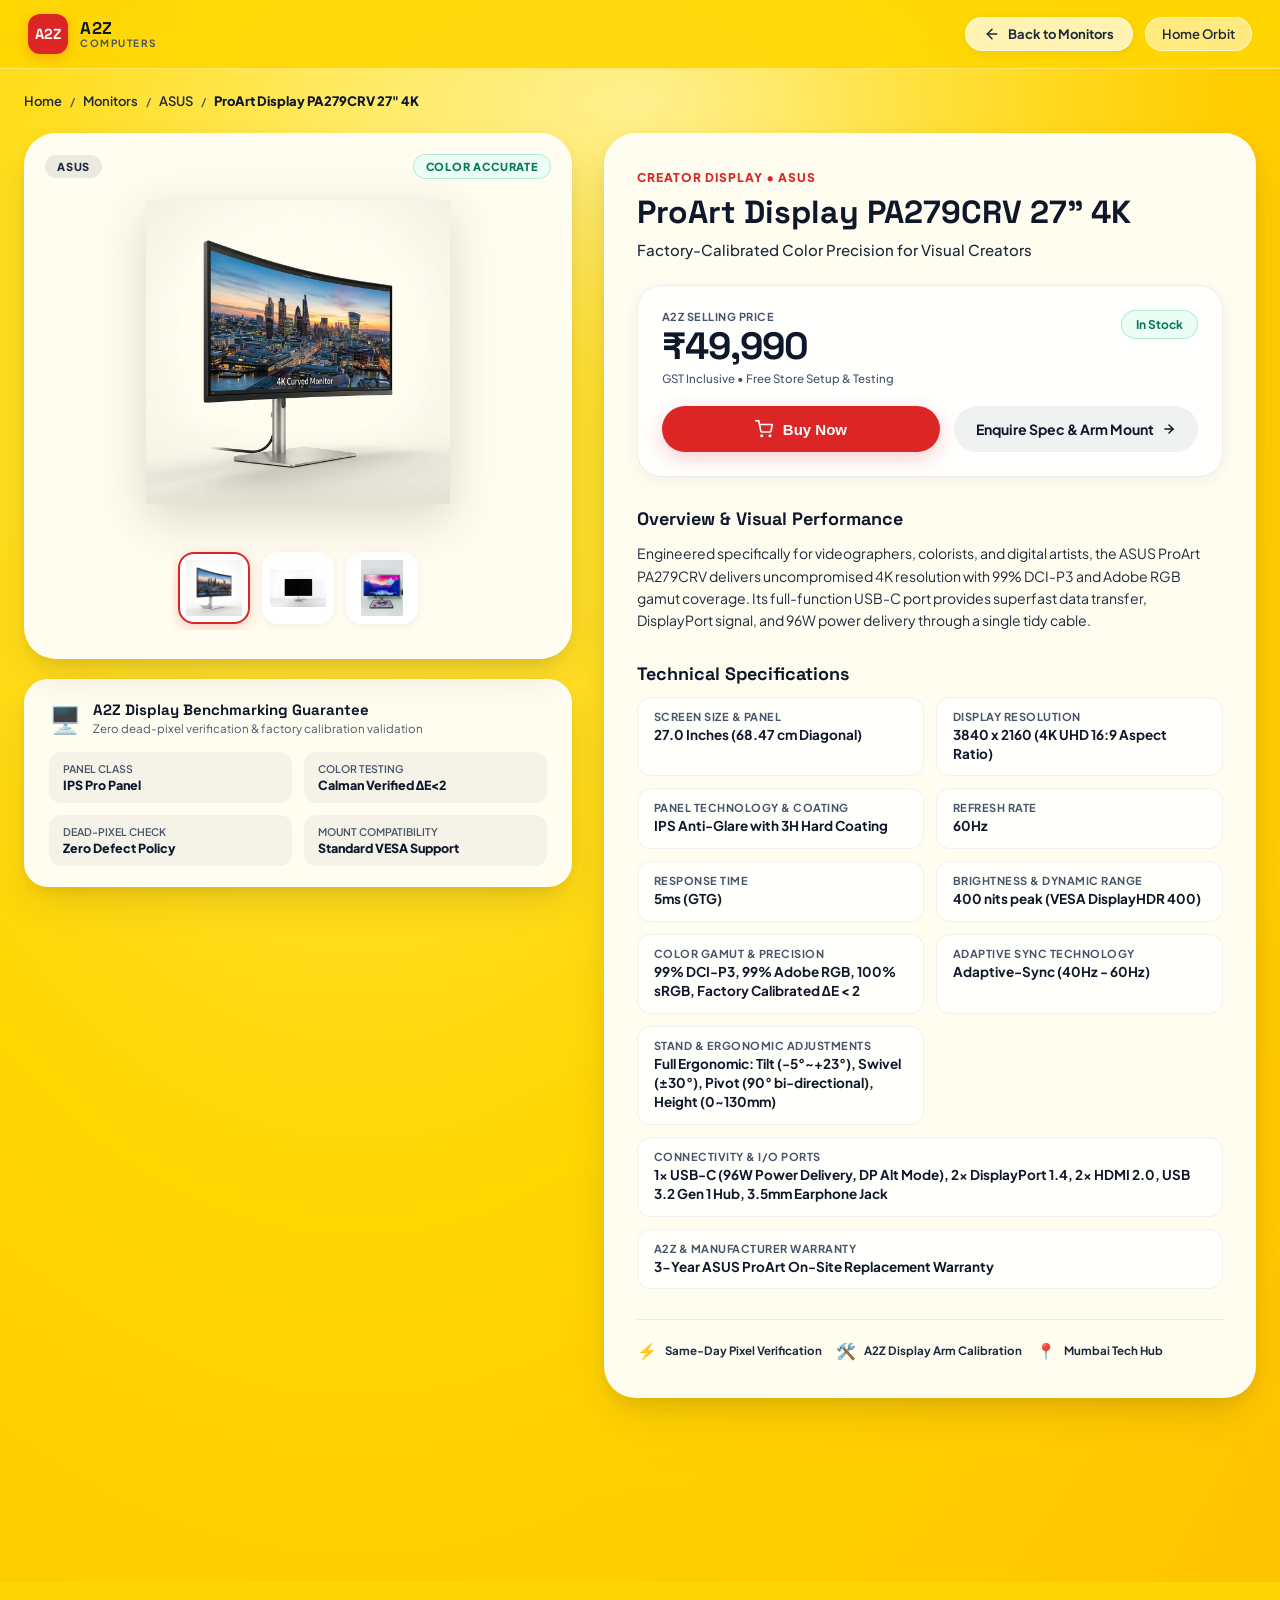
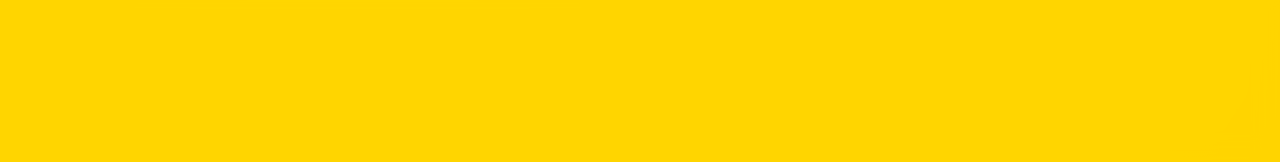
<file: monitor-details.html>
<!DOCTYPE html>
<html lang="en">
<head>
  <meta charset="UTF-8">
  <meta name="viewport" content="width=device-width, initial-scale=1.0">
  <title id="pageTitle">Monitor Specifications — A2Z Computers</title>
  <meta name="description" content="View detailed technical specifications, pricing, panel performance, and availability for displays at A2Z Computers Mumbai.">

  <!-- Typography -->
  <link rel="preconnect" href="https://fonts.googleapis.com">
  <link rel="preconnect" href="https://fonts.gstatic.com" crossorigin>
  <link href="https://fonts.googleapis.com/css2?family=Plus+Jakarta+Sans:wght@400;500;600;700;800&family=Space+Grotesk:wght@500;700&display=swap" rel="stylesheet">

  <link rel="stylesheet" href="monitor-details.css">
</head>
<body>
  <div class="details-page-wrapper">
    <!-- Top Atmosphere Glow -->
    <div class="page-ambient-glow" aria-hidden="true"></div>

    <!-- HEADER -->
    <header class="details-header">
      <div class="header-container">
        <!-- Brand Wordmark -->
        <a href="index.html" class="brand-wordmark" aria-label="A2Z Computers Home">
          <div class="brand-logo-badge">A2Z</div>
          <div class="brand-title-wrap">
            <span class="brand-name">A2Z</span>
            <span class="brand-subtitle">COMPUTERS</span>
          </div>
        </a>

        <!-- Header Nav Links -->
        <div class="header-nav-actions">
          <a href="monitors.html" class="btn-header-back">
            <svg width="16" height="16" viewBox="0 0 24 24" fill="none" stroke="currentColor" stroke-width="2.2" stroke-linecap="round" stroke-linejoin="round">
              <line x1="19" y1="12" x2="5" y2="12"></line>
              <polyline points="12 19 5 12 12 5"></polyline>
            </svg>
            <span>Back to Monitors</span>
          </a>
          <a href="index.html" class="btn-header-home">
            <span>Home Orbit</span>
          </a>
        </div>
      </div>
    </header>

    <!-- MAIN PRODUCT DETAILS CONTENT -->
    <main class="details-main-content">
      <!-- Breadcrumb Bar -->
      <nav class="breadcrumb-nav" aria-label="Breadcrumb">
        <ol class="breadcrumb-list">
          <li class="breadcrumb-item"><a href="index.html">Home</a></li>
          <li class="breadcrumb-separator">/</li>
          <li class="breadcrumb-item"><a href="monitors.html">Monitors</a></li>
          <li class="breadcrumb-separator">/</li>
          <li class="breadcrumb-item" id="breadcrumbBrand">Brand</li>
          <li class="breadcrumb-separator">/</li>
          <li class="breadcrumb-item active" id="breadcrumbModel" aria-current="page">Model</li>
        </ol>
      </nav>

      <!-- TWO-COLUMN PRODUCT SHOWCASE -->
      <section class="product-showcase-grid" id="productShowcaseGrid">
        <!-- LEFT COLUMN: PHOTO GALLERY & DISPLAY CERTIFICATION -->
        <div class="gallery-column">
          <div class="gallery-card">
            <!-- Badges overlay -->
            <div class="gallery-badges-overlay">
              <span class="badge-tag brand-pill" id="detailBrandBadge">Brand</span>
              <span class="badge-tag status-pill" id="detailStatusBadge">In Stock</span>
            </div>

            <!-- Main Primary Large Display Frame -->
            <div class="main-image-frame" id="mainImageFrame">
              <img id="detailMainImg" src="" alt="Monitor Product View" />
            </div>

            <!-- Thumbnail Switcher Strip -->
            <div class="thumbnails-strip" id="thumbnailsStrip" aria-label="Product Image Gallery">
              <!-- Dynamically populated thumbnails -->
            </div>
          </div>

          <!-- Display Assurance Card -->
          <div class="display-assurance-card" id="displayAssuranceCard">
            <div class="assurance-header">
              <span class="assurance-icon">🖥️</span>
              <div>
                <h4 class="assurance-title">A2Z Display Benchmarking Guarantee</h4>
                <p class="assurance-subtitle">Zero dead-pixel verification &amp; factory calibration validation</p>
              </div>
            </div>
            <div class="assurance-grid">
              <div class="assurance-item">
                <span class="assurance-label">Panel Class</span>
                <strong class="assurance-value" id="detailPanelClass">Grade A+ Panel</strong>
              </div>
              <div class="assurance-item">
                <span class="assurance-label">Color Testing</span>
                <strong class="assurance-value" id="detailColorCheck">Factory Calibrated</strong>
              </div>
              <div class="assurance-item">
                <span class="assurance-label">Dead-Pixel Check</span>
                <strong class="assurance-value">Zero Defect Policy</strong>
              </div>
              <div class="assurance-item">
                <span class="assurance-label">Mount Compatibility</span>
                <strong class="assurance-value">Standard VESA Support</strong>
              </div>
            </div>
          </div>
        </div>

        <!-- RIGHT COLUMN: PRODUCT INFO, PRICE, SPECS & ACTIONS -->
        <div class="info-column">
          <div class="info-card">
            <!-- Header section -->
            <div class="product-header-block">
              <div class="eyebrow-category" id="detailCategoryTag">Hardware &bull; Display</div>
              <h1 class="product-main-title" id="detailTitle">Monitor Model</h1>
              <p class="product-tagline-text" id="detailTagline">Tagline description</p>
            </div>

            <!-- Pricing & Action Block -->
            <div class="pricing-action-box">
              <div class="price-row">
                <div class="price-data">
                  <span class="price-caption">A2Z Selling Price</span>
                  <div class="price-value-wrap">
                    <span class="price-big" id="detailPriceDisplay">₹0</span>
                    <span class="tax-tag">GST Inclusive • Free Store Setup &amp; Testing</span>
                  </div>
                </div>
                <div class="stock-badge-wrap">
                  <span class="stock-pill" id="detailAvailabilityPill">In Stock</span>
                </div>
              </div>

              <!-- CTA Buttons -->
              <div class="cta-actions-group">
                <button type="button" class="btn-buy-now" id="btnBuyNow">
                  <svg width="18" height="18" viewBox="0 0 24 24" fill="none" stroke="currentColor" stroke-width="2.2" stroke-linecap="round" stroke-linejoin="round">
                    <circle cx="9" cy="21" r="1"></circle>
                    <circle cx="20" cy="21" r="1"></circle>
                    <path d="M1 1h4l2.68 13.39a2 2 0 0 0 2 1.61h9.72a2 2 0 0 0 2-1.61L23 6H6"></path>
                  </svg>
                  <span>Buy Now</span>
                </button>

                <a href="index.html#enquiry" class="btn-enquire-spec" id="btnEnquireSpec">
                  <span>Enquire Spec &amp; Arm Mount</span>
                  <svg width="14" height="14" viewBox="0 0 24 24" fill="none" stroke="currentColor" stroke-width="2.5" stroke-linecap="round" stroke-linejoin="round">
                    <line x1="5" y1="12" x2="19" y2="12"></line>
                    <polyline points="12 5 19 12 12 19"></polyline>
                  </svg>
                </a>
              </div>

              <!-- Buy Now Demo Notice Modal / Toast -->
              <div class="buy-now-placeholder-toast hidden" id="buyNowToast" role="alert">
                <div class="toast-content">
                  <div class="toast-title">
                    <span>🛍️</span>
                    <strong>Ordering will be available soon</strong>
                  </div>
                  <p class="toast-desc">
                    Online checkout is currently in development. To reserve this display, test color accuracy &amp; zero dead pixels in-person, or arrange commercial GST billing, please visit A2Z Computers Mumbai or submit a direct tech enquiry.
                  </p>
                </div>
                <button type="button" class="btn-close-toast" id="btnCloseToast" aria-label="Close message">✕</button>
              </div>
            </div>

            <!-- Overview Description -->
            <div class="product-description-section">
              <h3 class="section-title">Overview &amp; Visual Performance</h3>
              <p class="description-text" id="detailDescription">
                Description of the display hardware and visual capabilities.
              </p>
            </div>

            <!-- Comprehensive Technical Specifications Grid -->
            <div class="specs-table-section">
              <h3 class="section-title">Technical Specifications</h3>
              <div class="specs-grid" id="detailSpecsGrid">
                <!-- Injected dynamically via monitor-details.js -->
              </div>
            </div>

            <!-- Trust / Support Notes -->
            <div class="support-highlights-row">
              <div class="support-item">
                <span class="support-icon">⚡</span>
                <span class="support-text">Same-Day Pixel Verification</span>
              </div>
              <div class="support-item">
                <span class="support-icon">🛠️</span>
                <span class="support-text">A2Z Display Arm Calibration</span>
              </div>
              <div class="support-item">
                <span class="support-icon">📍</span>
                <span class="support-text">Mumbai Tech Hub</span>
              </div>
            </div>
          </div>
        </div>
      </section>

      <!-- Back to All Monitors Bottom Bar -->
      <section class="bottom-nav-bar">
        <a href="monitors.html" class="btn-bottom-return">
          <svg width="16" height="16" viewBox="0 0 24 24" fill="none" stroke="currentColor" stroke-width="2.2" stroke-linecap="round" stroke-linejoin="round">
            <line x1="19" y1="12" x2="5" y2="12"></line>
            <polyline points="12 19 5 12 12 5"></polyline>
          </svg>
          <span>Back to All Monitors</span>
        </a>
      </section>
    </main>

    <!-- FOOTER -->
    <footer class="details-footer">
      <div class="footer-container">
        <div class="footer-brand">
          <span class="footer-logo">A2Z COMPUTERS</span>
          <span class="footer-tagline">Everything Tech. All in One Place.</span>
        </div>
        <div class="footer-links">
          <a href="index.html">Home Orbit</a>
          <a href="laptops.html">Laptops</a>
          <a href="monitors.html" class="active">Monitors</a>
          <a href="index.html#services">Services</a>
          <a href="index.html#enquiry">Enquire</a>
        </div>
        <div class="footer-copy">
          © 2026 A2Z Computers. All specifications and availability subject to in-store verification.
        </div>
      </div>
    </footer>
  </div>

  <!-- Shared Data & Logic -->
  <script src="monitors-data.js"></script>
  <script src="monitor-details.js"></script>
</body>
</html>
</file>
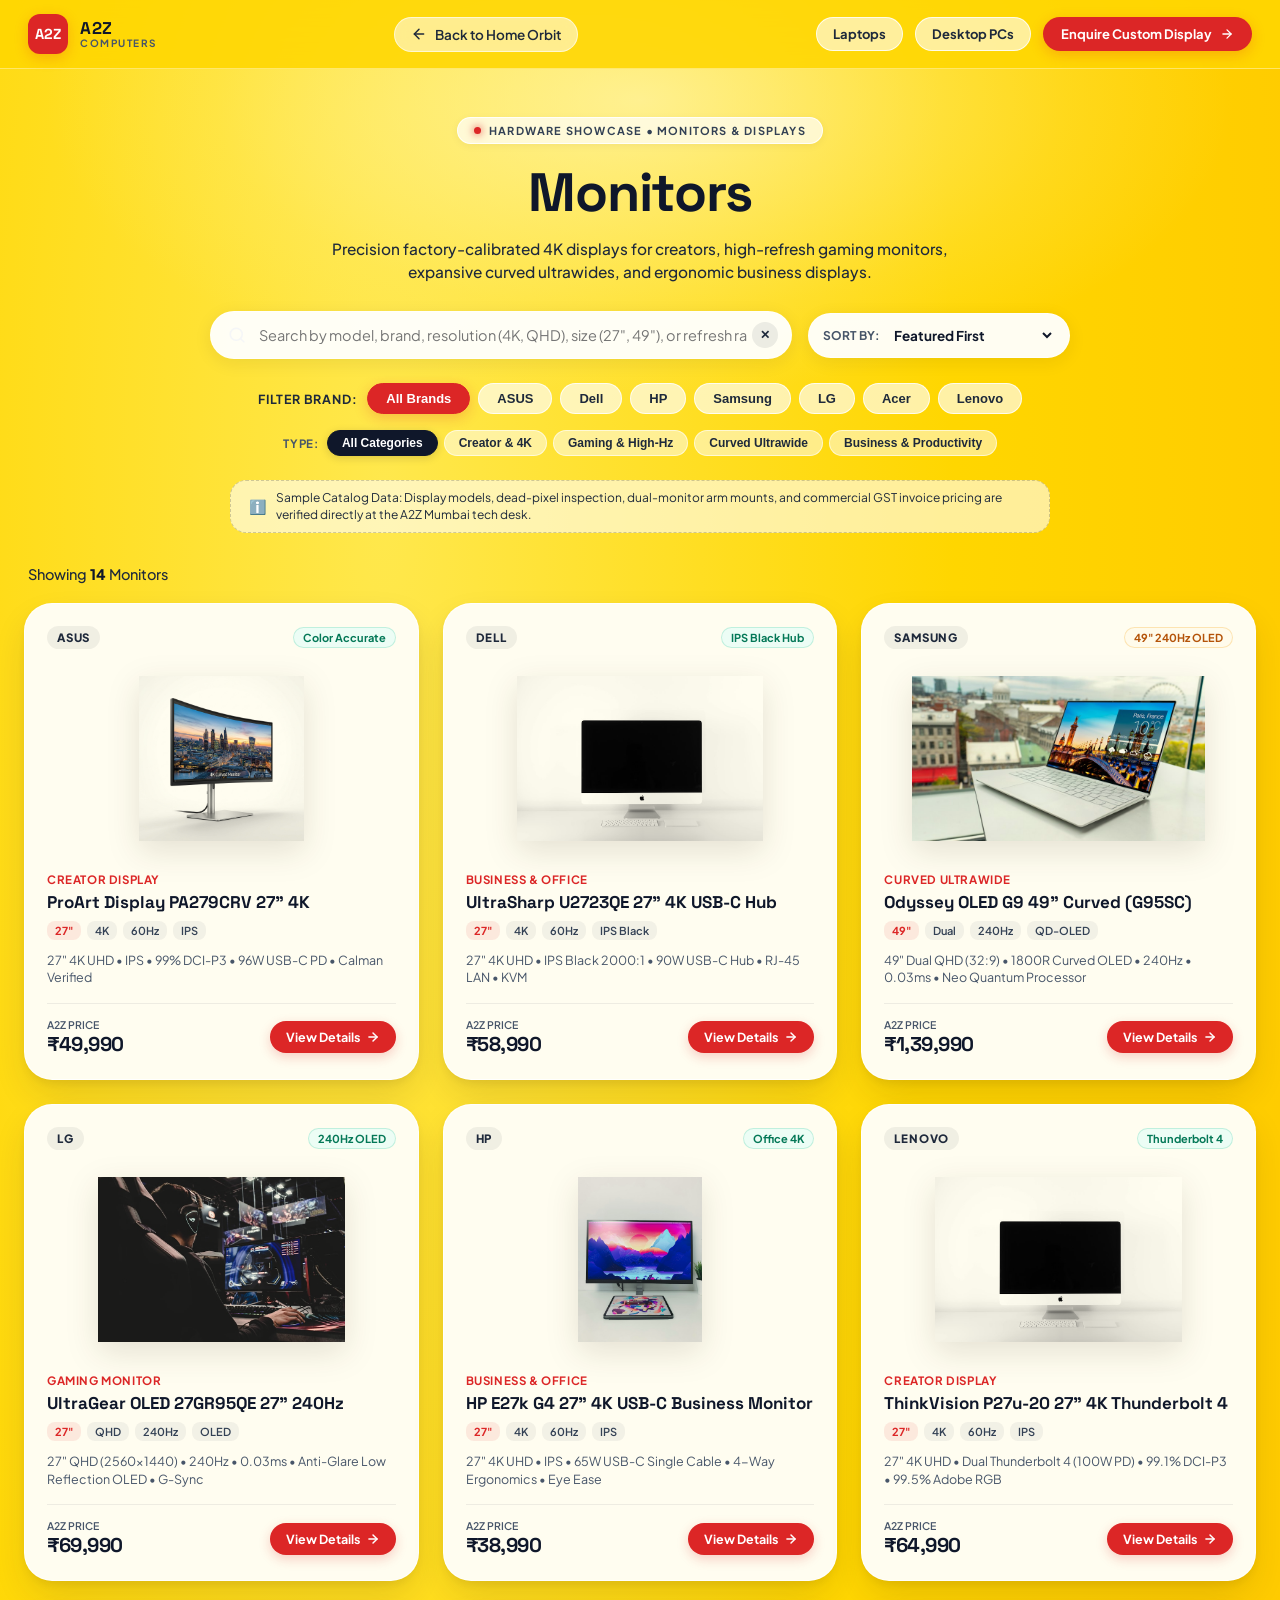
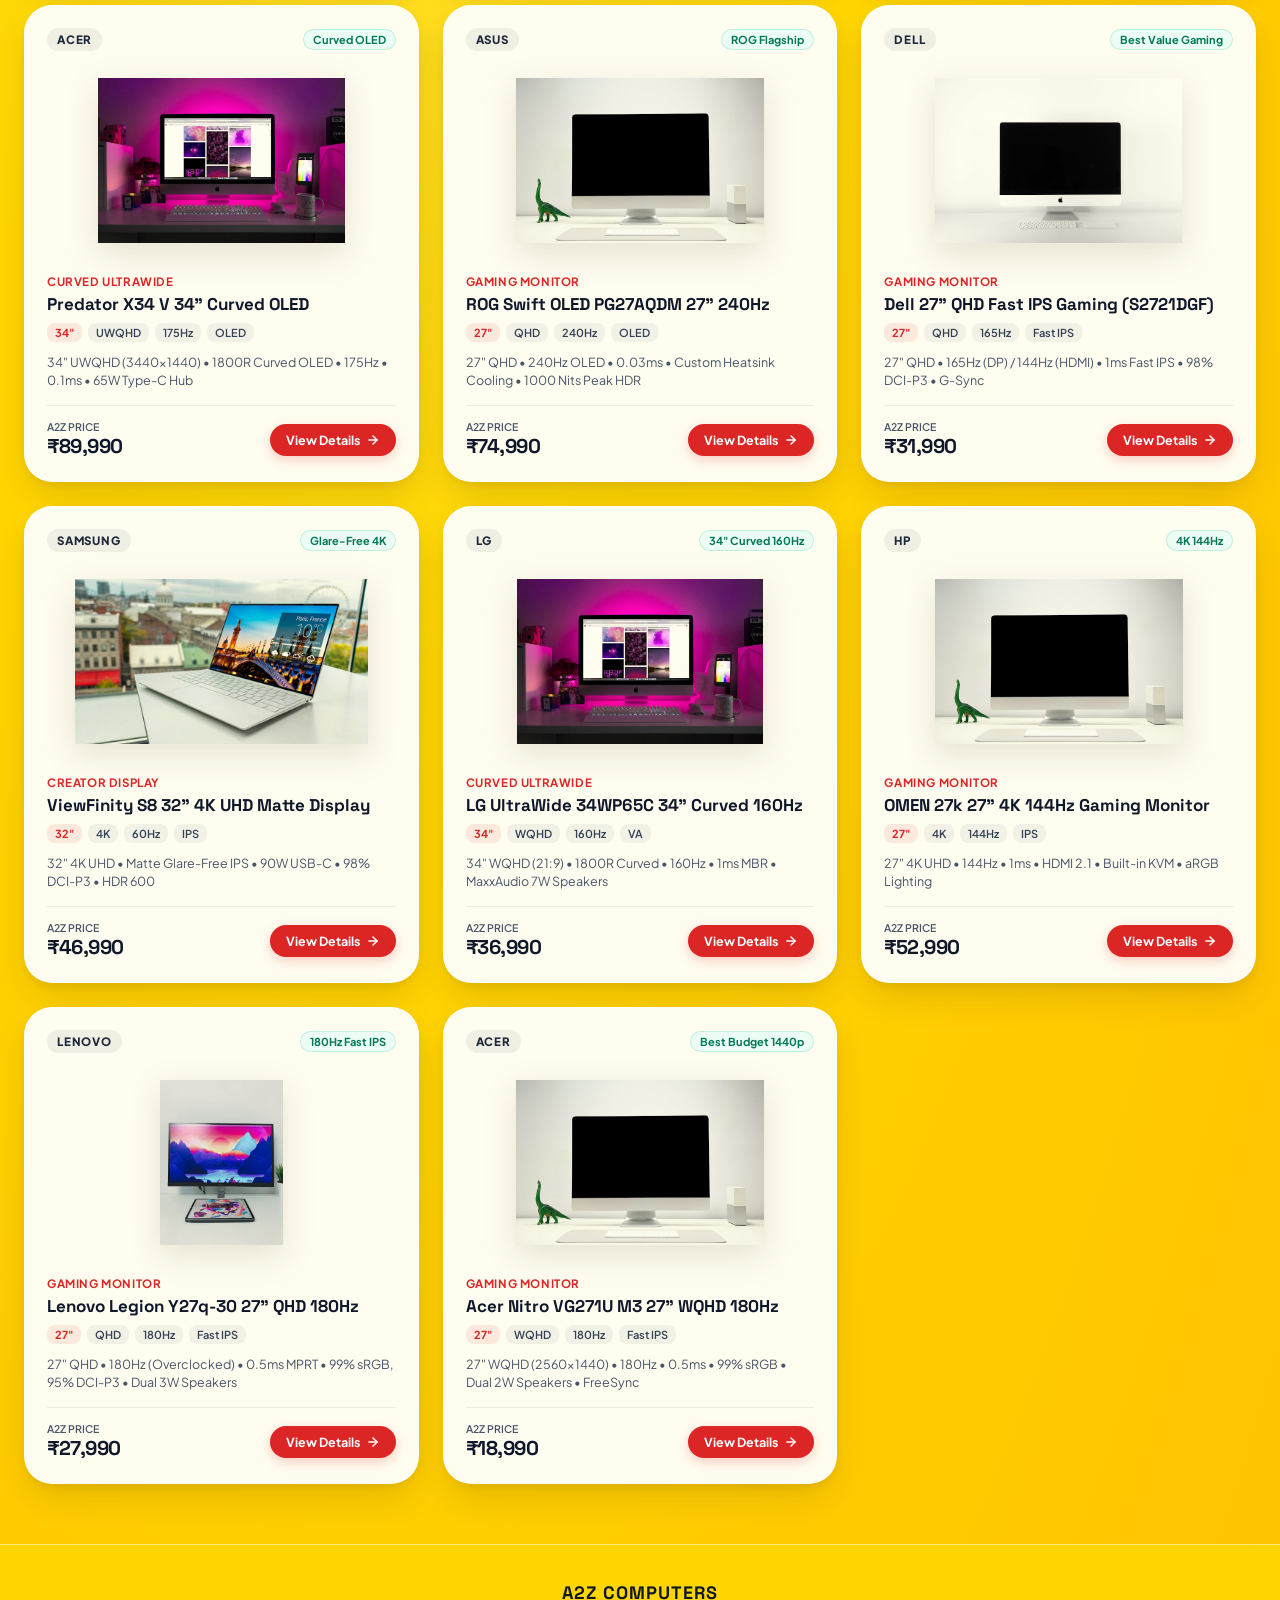
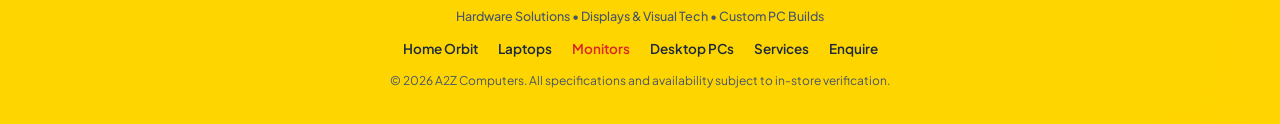
<file: monitors.html>
<!DOCTYPE html>
<html lang="en">
<head>
  <meta charset="UTF-8">
  <meta name="viewport" content="width=device-width, initial-scale=1.0">
  <title>Monitors & Displays — A2Z Computers | Gaming, 4K Creator & Ultrawide</title>
  <meta name="description" content="Explore professional 4K creator displays, high-refresh esports gaming monitors, curved ultrawide panels, and office monitors from ASUS, Dell, HP, Samsung, LG, Acer, and Lenovo at A2Z Computers Mumbai.">

  <!-- Typography -->
  <link rel="preconnect" href="https://fonts.googleapis.com">
  <link rel="preconnect" href="https://fonts.gstatic.com" crossorigin>
  <link href="https://fonts.googleapis.com/css2?family=Plus+Jakarta+Sans:wght@400;500;600;700;800&family=Space+Grotesk:wght@500;700&display=swap" rel="stylesheet">

  <link rel="stylesheet" href="monitors.css">
</head>
<body>
  <div class="monitors-page-wrapper">
    <!-- Top Decorative Atmosphere -->
    <div class="page-ambient-glow" aria-hidden="true"></div>

    <!-- SITE HEADER -->
    <header class="monitors-header">
      <div class="header-container">
        <!-- Brand Wordmark -->
        <a href="index.html" class="brand-wordmark" aria-label="A2Z Computers Home">
          <div class="brand-logo-badge">A2Z</div>
          <div class="brand-title-wrap">
            <span class="brand-name">A2Z</span>
            <span class="brand-subtitle">COMPUTERS</span>
          </div>
        </a>

        <!-- Navigation Links -->
        <nav class="header-nav" aria-label="Monitors Navigation">
          <a href="index.html" class="nav-back-link">
            <svg width="16" height="16" viewBox="0 0 24 24" fill="none" stroke="currentColor" stroke-width="2.2" stroke-linecap="round" stroke-linejoin="round">
              <line x1="19" y1="12" x2="5" y2="12"></line>
              <polyline points="12 19 5 12 12 5"></polyline>
            </svg>
            <span>Back to Home Orbit</span>
          </a>
        </nav>

        <!-- Header Actions -->
        <div class="header-right-actions">
          <a href="laptops.html" class="nav-laptops-link">
            <span>Laptops</span>
          </a>
          <a href="desktops.html" class="nav-laptops-link">
            <span>Desktop PCs</span>
          </a>
          <a href="index.html#enquiry" class="btn-contact-tech">
            <span>Enquire Custom Display</span>
            <svg width="14" height="14" viewBox="0 0 24 24" fill="none" stroke="currentColor" stroke-width="2.2" stroke-linecap="round" stroke-linejoin="round">
              <line x1="5" y1="12" x2="19" y2="12"></line>
              <polyline points="12 5 19 12 12 19"></polyline>
            </svg>
          </a>
        </div>
      </div>
    </header>

    <!-- MAIN LISTING CONTENT -->
    <main class="monitors-main-content">
      <!-- Title & Search Bar Hero -->
      <section class="listing-hero">
        <div class="hero-badge">
          <span class="badge-dot" aria-hidden="true"></span>
          <span class="badge-text">HARDWARE SHOWCASE • MONITORS &amp; DISPLAYS</span>
        </div>

        <h1 class="page-title">
          <span>Monitors</span>
        </h1>
        <p class="page-subtitle">
          Precision factory-calibrated 4K displays for creators, high-refresh gaming monitors, expansive curved ultrawides, and ergonomic business displays.
        </p>

        <!-- Search & Control Row -->
        <div class="search-sort-bar">
          <div class="search-input-wrap">
            <svg class="search-icon" width="18" height="18" viewBox="0 0 24 24" fill="none" stroke="currentColor" stroke-width="2" stroke-linecap="round" stroke-linejoin="round">
              <circle cx="11" cy="11" r="8"></circle>
              <line x1="21" y1="21" x2="16.65" y2="16.65"></line>
            </svg>
            <input type="text" id="monitorSearchInput" class="search-input" placeholder="Search by model, brand, resolution (4K, QHD), size (27&quot;, 49&quot;), or refresh rate (240Hz, 180Hz)..." aria-label="Search monitors">
            <button type="button" id="clearSearchBtn" class="clear-search-btn hidden" aria-label="Clear search">✕</button>
          </div>

          <div class="sort-select-wrap">
            <label for="monitorSortSelect" class="sort-label">Sort by:</label>
            <select id="monitorSortSelect" class="sort-select">
              <option value="featured">Featured First</option>
              <option value="price-low">Price: Low to High</option>
              <option value="price-high">Price: High to Low</option>
              <option value="newest">Fast Refresh / Newest</option>
            </select>
          </div>
        </div>

        <!-- BRAND FILTERS -->
        <div class="brand-filters-wrap" role="group" aria-label="Filter by brand">
          <span class="brand-filter-label">Filter Brand:</span>
          <div class="brand-filter-chips" id="brandFilterChips">
            <button type="button" class="brand-chip active" data-brand="all">All Brands</button>
            <button type="button" class="brand-chip" data-brand="ASUS">ASUS</button>
            <button type="button" class="brand-chip" data-brand="Dell">Dell</button>
            <button type="button" class="brand-chip" data-brand="HP">HP</button>
            <button type="button" class="brand-chip" data-brand="Samsung">Samsung</button>
            <button type="button" class="brand-chip" data-brand="LG">LG</button>
            <button type="button" class="brand-chip" data-brand="Acer">Acer</button>
            <button type="button" class="brand-chip" data-brand="Lenovo">Lenovo</button>
          </div>
        </div>

        <!-- CATEGORY QUICK FILTER CHIPS -->
        <div class="category-quick-filters" role="group" aria-label="Filter by category">
          <span class="category-filter-label">Type:</span>
          <div class="category-chips" id="categoryChips">
            <button type="button" class="cat-chip active" data-category="all">All Categories</button>
            <button type="button" class="cat-chip" data-category="Creator Display">Creator &amp; 4K</button>
            <button type="button" class="cat-chip" data-category="Gaming Monitor">Gaming &amp; High-Hz</button>
            <button type="button" class="cat-chip" data-category="Curved Ultrawide">Curved Ultrawide</button>
            <button type="button" class="cat-chip" data-category="Business &amp; Office">Business &amp; Productivity</button>
          </div>
        </div>

        <!-- Inventory Demo Notice -->
        <div class="catalog-demo-notice">
          <span class="notice-icon">ℹ️</span>
          <span>Sample Catalog Data: Display models, dead-pixel inspection, dual-monitor arm mounts, and commercial GST invoice pricing are verified directly at the A2Z Mumbai tech desk.</span>
        </div>
      </section>

      <!-- RESULTS COUNT & ACTIVE FILTER INFO -->
      <section class="results-header-row">
        <div class="results-count-text">
          Showing <strong id="visibleCountText">14</strong> <span id="currentCategoryText">Monitors</span>
        </div>
        <div id="activeFilterTags" class="active-filters-tags"></div>
      </section>

      <!-- PRODUCT GRID -->
      <section class="products-grid-section">
        <div class="products-grid" id="monitorGrid">
          <!-- Populated dynamically via monitors.js -->
        </div>

        <!-- Empty state when search/filter has zero matches -->
        <div class="empty-results-box hidden" id="emptyResultsBox">
          <div class="empty-icon">🖥️</div>
          <h3>No matching monitors found</h3>
          <p>Try searching for a different resolution, screen size, or reset your filters to view all monitors.</p>
          <button type="button" class="btn-reset-filters" id="btnResetFilters">Reset Filters</button>
        </div>
      </section>
    </main>

    <!-- FOOTER -->
    <footer class="monitors-footer">
      <div class="footer-container">
        <div class="footer-brand">
          <span class="footer-logo">A2Z COMPUTERS</span>
          <span class="footer-tagline">Hardware Solutions • Displays &amp; Visual Tech • Custom PC Builds</span>
        </div>
        <div class="footer-links">
          <a href="index.html">Home Orbit</a>
          <a href="laptops.html">Laptops</a>
          <a href="monitors.html" class="active">Monitors</a>
          <a href="desktops.html">Desktop PCs</a>
          <a href="index.html#services">Services</a>
          <a href="index.html#enquiry">Enquire</a>
        </div>
        <div class="footer-copy">
          © 2026 A2Z Computers. All specifications and availability subject to in-store verification.
        </div>
      </div>
    </footer>
  </div>

  <!-- Shared Data & Logic -->
  <script src="monitors-data.js"></script>
  <script src="monitors.js"></script>
</body>
</html>
</file>
<file: desktop-details.css>
/* ==========================================================================
   A2Z COMPUTERS — Desktop PCs Details Page Stylesheet
   Desktop 2-Column Split | Thumbnail Switcher | Responsive Mobile Stack
   ========================================================================== */

:root {
  --bg-canvas: #FFD600;
  --bg-canvas-warm: #FFC800;
  --bg-card: #FFFDF0;
  --bg-card-hover: #FFF9D6;
  --bg-white: #ffffff;

  --brand-red: #dc2626;
  --brand-red-hover: #b91c1c;
  --brand-red-light: #fef2f2;
  --brand-red-glow: rgba(220, 38, 38, 0.22);

  --text-primary: #0f172a;
  --text-secondary: #1e293b;
  --text-tertiary: #475569;
  --text-dark-muted: #334155;

  --border-subtle: rgba(15, 23, 42, 0.08);

  /* Shadows */
  --shadow-card: 0 18px 42px -8px rgba(60, 40, 0, 0.16), 0 6px 16px -3px rgba(60, 40, 0, 0.08);

  /* Typography */
  --font-main: 'Plus Jakarta Sans', -apple-system, BlinkMacSystemFont, 'Segoe UI', Roboto, sans-serif;
  --font-display: 'Space Grotesk', 'Plus Jakarta Sans', sans-serif;

  /* Transitions */
  --ease-spring: cubic-bezier(0.16, 1, 0.3, 1);
}

/* Base Reset */
*, *::before, *::after {
  box-sizing: border-box;
  margin: 0;
  padding: 0;
}

html, body {
  width: 100%;
  min-height: 100%;
  background-color: var(--bg-canvas);
  color: var(--text-primary);
  font-family: var(--font-main);
  -webkit-font-smoothing: antialiased;
  -moz-osx-font-smoothing: grayscale;
}

.details-page-wrapper {
  position: relative;
  width: 100%;
  min-height: 100vh;
  display: flex;
  flex-direction: column;
  background: radial-gradient(ellipse at 28% 18%, #FFE84D 0%, #FFD600 45%, #FFC200 100%);
  overflow-x: hidden;
}

.page-ambient-glow {
  position: absolute;
  top: -200px;
  left: 50%;
  transform: translateX(-50%);
  width: 1200px;
  height: 600px;
  background: radial-gradient(ellipse at 50% 50%, rgba(255, 255, 230, 0.55) 0%, rgba(255, 240, 140, 0.2) 50%, transparent 70%);
  pointer-events: none;
  z-index: 1;
}

/* ==========================================================================
   HEADER
   ========================================================================== */
.details-header {
  position: sticky;
  top: 0;
  width: 100%;
  z-index: 100;
  background: rgba(255, 214, 0, 0.88);
  backdrop-filter: blur(16px);
  border-bottom: 1px solid rgba(255, 255, 255, 0.4);
  padding: 14px 28px;
}

.header-container {
  max-width: 1360px;
  margin: 0 auto;
  display: flex;
  align-items: center;
  justify-content: space-between;
}

.brand-wordmark {
  display: flex;
  align-items: center;
  gap: 12px;
  text-decoration: none;
  color: var(--text-primary);
}

.brand-logo-badge {
  width: 40px;
  height: 40px;
  border-radius: 12px;
  background: var(--brand-red);
  display: flex;
  align-items: center;
  justify-content: center;
  box-shadow: 0 4px 14px var(--brand-red-glow);
  color: var(--bg-white);
  font-family: var(--font-display);
  font-weight: 800;
  font-size: 14.5px;
}

.brand-title-wrap {
  display: flex;
  flex-direction: column;
}

.brand-name {
  font-family: var(--font-display);
  font-size: 17px;
  font-weight: 800;
  letter-spacing: 0.5px;
  line-height: 1.1;
  color: var(--text-primary);
}

.brand-subtitle {
  font-size: 10px;
  font-weight: 700;
  letter-spacing: 1.5px;
  color: var(--text-tertiary);
}

.header-nav-actions {
  display: flex;
  align-items: center;
  gap: 12px;
}

.btn-header-back {
  display: inline-flex;
  align-items: center;
  gap: 8px;
  background: rgba(255, 255, 255, 0.7);
  backdrop-filter: blur(8px);
  color: var(--text-secondary);
  padding: 8px 18px;
  border-radius: 30px;
  font-size: 13px;
  font-weight: 700;
  text-decoration: none;
  border: 1px solid rgba(255, 255, 255, 0.7);
  box-shadow: 0 2px 8px rgba(40, 25, 0, 0.08);
  transition: all 0.2s var(--ease-spring);
}

.btn-header-back:hover {
  background: var(--bg-white);
  color: var(--brand-red);
  transform: translateX(-2px);
  box-shadow: 0 4px 14px rgba(40, 25, 0, 0.12);
}

.btn-header-home {
  display: inline-flex;
  align-items: center;
  background: rgba(255, 255, 255, 0.5);
  color: var(--text-secondary);
  padding: 8px 16px;
  border-radius: 30px;
  font-size: 13px;
  font-weight: 600;
  text-decoration: none;
  border: 1px solid rgba(255, 255, 255, 0.6);
  transition: all 0.2s ease;
}

.btn-header-home:hover {
  background: var(--bg-white);
  color: var(--text-primary);
}

/* ==========================================================================
   MAIN CONTENT & BREADCRUMB
   ========================================================================== */
.details-main-content {
  position: relative;
  z-index: 10;
  max-width: 1360px;
  width: 100%;
  margin: 0 auto;
  padding: 24px 24px 60px 24px;
  flex: 1;
}

.breadcrumb-nav {
  margin-bottom: 24px;
}

.breadcrumb-list {
  display: flex;
  align-items: center;
  flex-wrap: wrap;
  gap: 8px;
  list-style: none;
  font-size: 13px;
  font-weight: 600;
  color: var(--text-secondary);
}

.breadcrumb-item a {
  color: var(--text-secondary);
  text-decoration: none;
  transition: color 0.2s ease;
}

.breadcrumb-item a:hover {
  color: var(--brand-red);
}

.breadcrumb-separator {
  color: var(--text-tertiary);
  font-size: 11px;
}

.breadcrumb-item.active {
  color: var(--text-primary);
  font-weight: 800;
}

/* ==========================================================================
   2-COLUMN SHOWCASE GRID
   ========================================================================== */
.product-showcase-grid {
  display: grid;
  grid-template-columns: 1.05fr 1.25fr;
  gap: 32px;
  align-items: start;
  margin-bottom: 40px;
}

/* LEFT COLUMN: GALLERY */
.gallery-column {
  display: flex;
  flex-direction: column;
  gap: 20px;
  position: sticky;
  top: 90px;
}

.gallery-card {
  position: relative;
  background: var(--bg-card);
  border-radius: 32px;
  border: 1px solid rgba(255, 255, 255, 0.95);
  box-shadow: var(--shadow-card);
  padding: 28px;
  display: flex;
  flex-direction: column;
  align-items: center;
}

.gallery-badges-overlay {
  position: absolute;
  top: 20px;
  left: 20px;
  right: 20px;
  display: flex;
  align-items: center;
  justify-content: space-between;
  z-index: 5;
}

.badge-tag {
  font-size: 11px;
  font-weight: 800;
  text-transform: uppercase;
  letter-spacing: 0.8px;
  padding: 5px 12px;
  border-radius: 14px;
}

.badge-tag.brand-pill {
  background: rgba(15, 23, 42, 0.08);
  color: var(--text-secondary);
}

.badge-tag.status-pill {
  background: #ecfdf5;
  color: #047857;
  border: 1px solid rgba(16, 185, 129, 0.25);
}

.badge-tag.status-pill.refurb-badge {
  background: #fef3c7;
  color: #92400e;
  border-color: rgba(245, 158, 11, 0.3);
}

.badge-tag.status-pill.limited {
  background: #fffbeb;
  color: #b45309;
  border-color: rgba(245, 158, 11, 0.25);
}

/* Main Display Frame */
.main-image-frame {
  width: 100%;
  height: 340px;
  display: flex;
  align-items: center;
  justify-content: center;
  margin: 20px 0 16px 0;
  padding: 10px;
}

.main-image-frame img {
  max-width: 95%;
  max-height: 95%;
  object-fit: contain;
  border-radius: 16px;
  filter: drop-shadow(0 14px 24px rgba(40, 25, 0, 0.16));
  transition: opacity 0.2s ease, transform 0.3s ease;
}

/* Thumbnails Strip */
.thumbnails-strip {
  display: flex;
  align-items: center;
  gap: 12px;
  margin-top: 8px;
  padding: 6px;
  overflow-x: auto;
  max-width: 100%;
}

.thumb-btn {
  width: 72px;
  height: 72px;
  border-radius: 16px;
  background: var(--bg-white);
  border: 2px solid transparent;
  padding: 6px;
  cursor: pointer;
  display: flex;
  align-items: center;
  justify-content: center;
  box-shadow: 0 2px 8px rgba(40, 25, 0, 0.06);
  transition: all 0.2s var(--ease-spring);
  flex-shrink: 0;
}

.thumb-btn img {
  max-width: 100%;
  max-height: 100%;
  object-fit: contain;
  border-radius: 8px;
}

.thumb-btn:hover {
  transform: translateY(-2px);
  box-shadow: 0 4px 12px rgba(40, 25, 0, 0.12);
}

.thumb-btn.active {
  border-color: var(--brand-red);
  box-shadow: 0 4px 14px var(--brand-red-glow);
}

/* Refurbished Hardware Certificate Card */
.refurb-certificate-card,
.new-assurance-card {
  background: var(--bg-card);
  border-radius: 24px;
  border: 1px solid rgba(255, 255, 255, 0.95);
  box-shadow: var(--shadow-card);
  padding: 20px 24px;
}

.refurb-certificate-card.hidden,
.new-assurance-card.hidden {
  display: none;
}

.cert-header {
  display: flex;
  align-items: center;
  gap: 12px;
  margin-bottom: 16px;
}

.cert-icon {
  font-size: 26px;
  flex-shrink: 0;
}

.cert-title {
  font-family: var(--font-display);
  font-size: 15px;
  font-weight: 800;
  color: var(--text-primary);
}

.cert-subtitle {
  font-size: 11.5px;
  color: var(--text-tertiary);
  margin-top: 2px;
}

.cert-grid {
  display: grid;
  grid-template-columns: repeat(2, 1fr);
  gap: 12px;
}

.cert-item {
  background: rgba(15, 23, 42, 0.04);
  padding: 10px 14px;
  border-radius: 12px;
  display: flex;
  flex-direction: column;
  gap: 2px;
}

.cert-label {
  font-size: 10.5px;
  font-weight: 600;
  color: var(--text-tertiary);
  text-transform: uppercase;
}

.cert-value {
  font-size: 12.5px;
  font-weight: 800;
  color: var(--text-primary);
}

/* ==========================================================================
   RIGHT COLUMN: PRODUCT DETAILS & SPECS
   ========================================================================== */
.info-column {
  display: flex;
  flex-direction: column;
}

.info-card {
  background: var(--bg-card);
  border-radius: 32px;
  border: 1px solid rgba(255, 255, 255, 0.95);
  box-shadow: var(--shadow-card);
  padding: 36px 32px;
}

.product-header-block {
  margin-bottom: 24px;
}

.eyebrow-category {
  font-size: 12px;
  font-weight: 800;
  color: var(--brand-red);
  text-transform: uppercase;
  letter-spacing: 1px;
  margin-bottom: 8px;
}

.product-main-title {
  font-family: var(--font-display);
  font-size: clamp(24px, 2.6vw, 32px);
  font-weight: 800;
  color: var(--text-primary);
  line-height: 1.2;
  margin-bottom: 8px;
}

.product-tagline-text {
  font-size: 15px;
  font-weight: 500;
  color: var(--text-secondary);
  line-height: 1.45;
}

/* Pricing & Action Box */
.pricing-action-box {
  background: rgba(255, 255, 255, 0.9);
  border: 1px solid rgba(15, 23, 42, 0.08);
  border-radius: 24px;
  padding: 24px;
  margin-bottom: 30px;
  box-shadow: 0 4px 18px rgba(40, 25, 0, 0.05);
}

.price-row {
  display: flex;
  align-items: flex-start;
  justify-content: space-between;
  gap: 16px;
  margin-bottom: 20px;
}

.price-data {
  display: flex;
  flex-direction: column;
}

.price-caption {
  font-size: 11px;
  font-weight: 700;
  color: var(--text-tertiary);
  text-transform: uppercase;
  letter-spacing: 0.5px;
  margin-bottom: 4px;
}

.price-value-wrap {
  display: flex;
  flex-direction: column;
}

.price-big {
  font-family: var(--font-display);
  font-size: clamp(28px, 3.2vw, 38px);
  font-weight: 800;
  color: var(--text-primary);
  letter-spacing: -1px;
  line-height: 1;
}

.tax-tag {
  font-size: 11.5px;
  color: var(--text-tertiary);
  margin-top: 6px;
  font-weight: 500;
}

.stock-pill {
  display: inline-block;
  font-size: 12px;
  font-weight: 700;
  padding: 6px 14px;
  border-radius: 20px;
  background: #ecfdf5;
  color: #047857;
  border: 1px solid rgba(16, 185, 129, 0.25);
}

.stock-pill.refurb-badge {
  background: #fef3c7;
  color: #92400e;
  border-color: rgba(245, 158, 11, 0.3);
}

.stock-pill.limited {
  background: #fffbeb;
  color: #b45309;
  border-color: rgba(245, 158, 11, 0.25);
}

/* CTA Actions */
.cta-actions-group {
  display: flex;
  align-items: center;
  gap: 14px;
  flex-wrap: wrap;
}

.btn-buy-now {
  display: inline-flex;
  align-items: center;
  justify-content: center;
  gap: 10px;
  flex: 1;
  min-width: 170px;
  padding: 14px 26px;
  border-radius: 30px;
  background: var(--brand-red);
  color: var(--bg-white);
  font-size: 15px;
  font-weight: 800;
  border: none;
  cursor: pointer;
  box-shadow: 0 6px 20px var(--brand-red-glow);
  transition: all 0.25s var(--ease-spring);
}

.btn-buy-now:hover {
  background: var(--brand-red-hover);
  transform: translateY(-2px);
  box-shadow: 0 8px 26px rgba(220, 38, 38, 0.38);
}

.btn-buy-now:active {
  transform: translateY(0);
}

.btn-enquire-spec {
  display: inline-flex;
  align-items: center;
  justify-content: center;
  gap: 8px;
  padding: 14px 22px;
  border-radius: 30px;
  background: rgba(15, 23, 42, 0.06);
  color: var(--text-primary);
  font-size: 14px;
  font-weight: 700;
  text-decoration: none;
  transition: all 0.2s ease;
}

.btn-enquire-spec:hover {
  background: var(--text-primary);
  color: var(--bg-white);
}

/* Buy Now Placeholder Toast */
.buy-now-placeholder-toast {
  margin-top: 18px;
  padding: 16px 20px;
  background: #fffbeb;
  border: 1.5px solid #fde68a;
  border-radius: 16px;
  display: flex;
  align-items: flex-start;
  justify-content: space-between;
  gap: 14px;
  animation: slideDown 0.3s ease;
}

.buy-now-placeholder-toast.hidden {
  display: none;
}

@keyframes slideDown {
  from { opacity: 0; transform: translateY(-8px); }
  to { opacity: 1; transform: translateY(0); }
}

.toast-content {
  flex: 1;
}

.toast-title {
  display: flex;
  align-items: center;
  gap: 8px;
  font-size: 13.5px;
  color: #92400e;
  margin-bottom: 4px;
}

.toast-desc {
  font-size: 12px;
  color: #78350f;
  line-height: 1.45;
}

.btn-close-toast {
  background: transparent;
  border: none;
  font-size: 14px;
  color: #92400e;
  cursor: pointer;
  padding: 2px 6px;
  border-radius: 6px;
}

.btn-close-toast:hover {
  background: rgba(146, 64, 14, 0.1);
}

/* Overview Description */
.product-description-section {
  margin-bottom: 30px;
}

.section-title {
  font-family: var(--font-display);
  font-size: 18px;
  font-weight: 800;
  color: var(--text-primary);
  margin-bottom: 12px;
}

.description-text {
  font-size: 14px;
  color: var(--text-secondary);
  line-height: 1.6;
}

/* Specifications Grid */
.specs-table-section {
  margin-bottom: 30px;
}

.specs-grid {
  display: grid;
  grid-template-columns: repeat(auto-fill, minmax(260px, 1fr));
  gap: 12px;
}

.spec-entry {
  background: rgba(255, 255, 255, 0.75);
  border: 1px solid rgba(15, 23, 42, 0.06);
  padding: 12px 16px;
  border-radius: 14px;
  display: flex;
  flex-direction: column;
  gap: 3px;
}

.spec-entry.full-width {
  grid-column: 1 / -1;
}

.spec-entry-label {
  font-size: 11px;
  font-weight: 700;
  color: var(--text-tertiary);
  text-transform: uppercase;
  letter-spacing: 0.5px;
}

.spec-entry-val {
  font-size: 13.5px;
  font-weight: 700;
  color: var(--text-primary);
  line-height: 1.4;
}

/* Support Highlights */
.support-highlights-row {
  display: grid;
  grid-template-columns: repeat(3, 1fr);
  gap: 12px;
  padding-top: 20px;
  border-top: 1px solid rgba(15, 23, 42, 0.08);
}

.support-item {
  display: flex;
  align-items: center;
  gap: 8px;
  font-size: 11.5px;
  font-weight: 700;
  color: var(--text-secondary);
}

.support-icon {
  font-size: 16px;
}

/* ==========================================================================
   BOTTOM NAVIGATION BAR
   ========================================================================== */
.bottom-nav-bar {
  display: flex;
  align-items: center;
  justify-content: center;
  padding: 20px 0;
}

.btn-bottom-return {
  display: inline-flex;
  align-items: center;
  gap: 8px;
  background: rgba(255, 255, 255, 0.8);
  backdrop-filter: blur(8px);
  color: var(--text-primary);
  padding: 12px 28px;
  border-radius: 30px;
  font-size: 14px;
  font-weight: 700;
  text-decoration: none;
  box-shadow: 0 4px 14px rgba(40, 25, 0, 0.08);
  border: 1px solid rgba(255, 255, 255, 0.9);
  transition: all 0.2s var(--ease-spring);
}

.btn-bottom-return:hover {
  background: var(--bg-white);
  color: var(--brand-red);
  transform: translateX(-3px);
  box-shadow: 0 6px 20px rgba(40, 25, 0, 0.12);
}

/* ==========================================================================
   FOOTER
   ========================================================================== */
.details-footer {
  margin-top: auto;
  background: rgba(255, 214, 0, 0.92);
  border-top: 1px solid rgba(255, 255, 255, 0.5);
  padding: 36px 24px;
  backdrop-filter: blur(12px);
}

.footer-container {
  max-width: 1360px;
  margin: 0 auto;
  display: flex;
  flex-direction: column;
  align-items: center;
  text-align: center;
  gap: 16px;
}

.footer-brand {
  display: flex;
  flex-direction: column;
  align-items: center;
  gap: 4px;
}

.footer-logo {
  font-family: var(--font-display);
  font-size: 18px;
  font-weight: 800;
  letter-spacing: 1px;
  color: var(--text-primary);
}

.footer-tagline {
  font-size: 12.5px;
  color: var(--text-tertiary);
  font-weight: 500;
}

.footer-links {
  display: flex;
  align-items: center;
  gap: 20px;
  flex-wrap: wrap;
}

.footer-links a {
  font-size: 13.5px;
  font-weight: 600;
  color: var(--text-secondary);
  text-decoration: none;
  transition: color 0.2s ease;
}

.footer-links a:hover,
.footer-links a.active {
  color: var(--brand-red);
}

.footer-copy {
  font-size: 12px;
  color: var(--text-tertiary);
}

/* ==========================================================================
   RESPONSIVE DESIGN
   ========================================================================== */
@media (max-width: 1024px) {
  .product-showcase-grid {
    grid-template-columns: 1fr;
    gap: 28px;
  }

  .gallery-column {
    position: static;
  }

  .main-image-frame {
    height: 300px;
  }
}

@media (max-width: 640px) {
  .details-header {
    padding: 10px 14px;
  }

  .brand-subtitle {
    display: none;
  }

  .btn-header-home {
    display: none;
  }

  .btn-header-back {
    padding: 6px 12px;
    font-size: 12px;
  }

  .breadcrumb-list {
    font-size: 12px;
  }

  .info-card {
    padding: 24px 20px;
  }

  .main-image-frame {
    height: 230px;
  }

  .pricing-action-box {
    padding: 18px;
  }

  .price-row {
    flex-direction: column;
    align-items: flex-start;
    gap: 10px;
  }

  .cta-actions-group {
    flex-direction: column;
    align-items: stretch;
  }

  .btn-buy-now,
  .btn-enquire-spec {
    width: 100%;
  }

  .specs-grid {
    grid-template-columns: 1fr;
  }

  .cert-grid {
    grid-template-columns: 1fr;
    gap: 8px;
  }

  .support-highlights-row {
    grid-template-columns: 1fr;
    gap: 10px;
  }
}
</file>
<file: desktops.css>
/* ==========================================================================
   A2Z COMPUTERS — Desktop PCs Listing Page Stylesheet
   Consistent Warm Golden-Yellow Canvas | Responsive Card Grid | Smooth Tab Slider
   ========================================================================== */

:root {
  /* Brand Palette Consistent with A2Z Orbital Landing */
  --bg-canvas: #FFD600;
  --bg-canvas-warm: #FFC800;
  --bg-card: #FFFDF0;
  --bg-card-hover: #FFF9D6;
  --bg-white: #ffffff;

  --brand-red: #dc2626;
  --brand-red-hover: #b91c1c;
  --brand-red-light: #fef2f2;
  --brand-red-glow: rgba(220, 38, 38, 0.22);

  --text-primary: #0f172a;
  --text-secondary: #1e293b;
  --text-tertiary: #475569;
  --text-dark-muted: #334155;

  --border-subtle: rgba(15, 23, 42, 0.08);
  --border-card: rgba(15, 23, 42, 0.06);

  /* Shadows */
  --shadow-sm: 0 2px 10px rgba(15, 23, 42, 0.08);
  --shadow-card: 0 16px 36px -6px rgba(60, 40, 0, 0.16), 0 4px 12px -2px rgba(60, 40, 0, 0.08);
  --shadow-card-hover: 0 24px 48px -8px rgba(220, 38, 38, 0.22), 0 8px 20px -3px rgba(60, 40, 0, 0.12);

  /* Typography */
  --font-main: 'Plus Jakarta Sans', -apple-system, BlinkMacSystemFont, 'Segoe UI', Roboto, sans-serif;
  --font-display: 'Space Grotesk', 'Plus Jakarta Sans', sans-serif;

  /* Transitions */
  --ease-spring: cubic-bezier(0.16, 1, 0.3, 1);
  --ease-smooth: cubic-bezier(0.25, 1, 0.5, 1);
}

/* Base Reset */
*, *::before, *::after {
  box-sizing: border-box;
  margin: 0;
  padding: 0;
}

html, body {
  width: 100%;
  min-height: 100%;
  background-color: var(--bg-canvas);
  color: var(--text-primary);
  font-family: var(--font-main);
  -webkit-font-smoothing: antialiased;
  -moz-osx-font-smoothing: grayscale;
}

/* Page Wrapper */
.desktops-page-wrapper {
  position: relative;
  width: 100%;
  min-height: 100vh;
  display: flex;
  flex-direction: column;
  background: radial-gradient(ellipse at 30% 15%, #FFE84D 0%, #FFD600 45%, #FFC200 100%);
  overflow-x: hidden;
}

/* Ambient Highlight */
.page-ambient-glow {
  position: absolute;
  top: -200px;
  left: 50%;
  transform: translateX(-50%);
  width: 1200px;
  height: 600px;
  background: radial-gradient(ellipse at 50% 50%, rgba(255, 255, 230, 0.55) 0%, rgba(255, 240, 140, 0.2) 50%, transparent 70%);
  pointer-events: none;
  z-index: 1;
}

/* ==========================================================================
   HEADER
   ========================================================================== */
.desktops-header {
  position: sticky;
  top: 0;
  width: 100%;
  z-index: 100;
  background: rgba(255, 214, 0, 0.88);
  backdrop-filter: blur(16px);
  -webkit-backdrop-filter: blur(16px);
  border-bottom: 1px solid rgba(255, 255, 255, 0.4);
  padding: 14px 28px;
}

.header-container {
  max-width: 1360px;
  margin: 0 auto;
  display: flex;
  align-items: center;
  justify-content: space-between;
  gap: 16px;
}

/* Wordmark */
.brand-wordmark {
  display: flex;
  align-items: center;
  gap: 12px;
  text-decoration: none;
  color: var(--text-primary);
  flex-shrink: 0;
}

.brand-logo-badge {
  width: 40px;
  height: 40px;
  border-radius: 12px;
  background: var(--brand-red);
  display: flex;
  align-items: center;
  justify-content: center;
  box-shadow: 0 4px 14px var(--brand-red-glow);
  color: var(--bg-white);
  font-family: var(--font-display);
  font-weight: 800;
  font-size: 14.5px;
}

.brand-title-wrap {
  display: flex;
  flex-direction: column;
}

.brand-name {
  font-family: var(--font-display);
  font-size: 17px;
  font-weight: 800;
  letter-spacing: 0.5px;
  line-height: 1.1;
  color: var(--text-primary);
}

.brand-subtitle {
  font-size: 10px;
  font-weight: 700;
  letter-spacing: 1.5px;
  color: var(--text-tertiary);
}

/* Navigation Links */
.header-nav {
  display: flex;
  align-items: center;
}

.nav-back-link {
  display: inline-flex;
  align-items: center;
  gap: 8px;
  color: var(--text-secondary);
  text-decoration: none;
  font-size: 13.5px;
  font-weight: 600;
  padding: 8px 16px;
  border-radius: 30px;
  background: rgba(255, 255, 255, 0.55);
  backdrop-filter: blur(8px);
  border: 1px solid rgba(255, 255, 255, 0.6);
  transition: all 0.2s var(--ease-spring);
}

.nav-back-link:hover {
  background: var(--bg-white);
  color: var(--brand-red);
  transform: translateX(-3px);
  box-shadow: 0 4px 12px rgba(40, 25, 0, 0.1);
}

/* Header Actions */
.header-right-actions {
  display: flex;
  align-items: center;
  gap: 10px;
}

.nav-category-link {
  display: inline-flex;
  align-items: center;
  gap: 6px;
  padding: 8px 14px;
  border-radius: 30px;
  font-size: 13px;
  font-weight: 700;
  color: var(--text-secondary);
  background: rgba(255, 255, 255, 0.6);
  border: 1px solid rgba(255, 255, 255, 0.8);
  text-decoration: none;
  transition: all 0.2s ease;
}

.nav-category-link:hover {
  background: var(--bg-white);
  color: var(--brand-red);
  transform: translateY(-1px);
}

.btn-contact-tech {
  display: inline-flex;
  align-items: center;
  gap: 8px;
  padding: 9px 18px;
  border-radius: 30px;
  background: var(--brand-red);
  color: var(--bg-white);
  font-size: 13px;
  font-weight: 700;
  text-decoration: none;
  box-shadow: 0 4px 14px var(--brand-red-glow);
  transition: all 0.2s var(--ease-spring);
}

.btn-contact-tech:hover {
  background: var(--brand-red-hover);
  transform: translateY(-2px);
  box-shadow: 0 6px 20px rgba(220, 38, 38, 0.35);
}

/* ==========================================================================
   MAIN LISTING & HERO
   ========================================================================== */
.desktops-main-content {
  position: relative;
  z-index: 10;
  max-width: 1360px;
  width: 100%;
  margin: 0 auto;
  padding: 24px 24px 60px 24px;
  flex: 1;
}

.listing-hero {
  display: flex;
  flex-direction: column;
  align-items: center;
  text-align: center;
  padding: 24px 0 32px 0;
}

.hero-badge {
  display: inline-flex;
  align-items: center;
  gap: 8px;
  background: rgba(255, 255, 255, 0.7);
  backdrop-filter: blur(8px);
  padding: 6px 16px;
  border-radius: 20px;
  margin-bottom: 14px;
  border: 1px solid rgba(255, 255, 255, 0.85);
  box-shadow: 0 2px 8px rgba(40, 25, 0, 0.05);
}

.badge-dot {
  width: 7px;
  height: 7px;
  border-radius: 50%;
  background: var(--brand-red);
  box-shadow: 0 0 8px var(--brand-red);
  animation: pulseDot 2s infinite ease-in-out;
}

@keyframes pulseDot {
  0%, 100% { opacity: 1; transform: scale(1); }
  50% { opacity: 0.45; transform: scale(1.3); }
}

.badge-text {
  font-size: 11px;
  font-weight: 700;
  letter-spacing: 1.2px;
  color: var(--text-dark-muted);
  text-transform: uppercase;
}

.page-title {
  font-family: var(--font-display);
  font-size: clamp(36px, 4.4vw, 54px);
  font-weight: 800;
  letter-spacing: -1.2px;
  color: var(--text-primary);
  margin-bottom: 10px;
}

.page-subtitle {
  font-size: clamp(14px, 1.2vw, 16px);
  font-weight: 500;
  color: var(--text-secondary);
  max-width: 680px;
  margin: 0 auto 28px auto;
  line-height: 1.5;
}

/* Search & Sort Bar */
.search-sort-bar {
  display: flex;
  align-items: center;
  gap: 16px;
  width: 100%;
  max-width: 860px;
  margin-bottom: 24px;
}

.search-input-wrap {
  position: relative;
  flex: 1;
  display: flex;
  align-items: center;
}

.search-icon {
  position: absolute;
  left: 18px;
  color: var(--text-tertiary);
  pointer-events: none;
}

.search-input {
  width: 100%;
  padding: 14px 44px 14px 48px;
  border-radius: 40px;
  border: 1px solid rgba(255, 255, 255, 0.7);
  background: rgba(255, 255, 255, 0.95);
  backdrop-filter: blur(12px);
  font-family: var(--font-main);
  font-size: 14.5px;
  color: var(--text-primary);
  box-shadow: 0 4px 18px rgba(40, 25, 0, 0.08);
  outline: none;
  transition: all 0.25s ease;
}

.search-input:focus {
  background: var(--bg-white);
  border-color: var(--brand-red);
  box-shadow: 0 6px 24px var(--brand-red-glow);
}

.clear-search-btn {
  position: absolute;
  right: 14px;
  background: rgba(15, 23, 42, 0.08);
  border: none;
  width: 26px;
  height: 26px;
  border-radius: 50%;
  color: var(--text-secondary);
  font-size: 12px;
  font-weight: bold;
  cursor: pointer;
  display: flex;
  align-items: center;
  justify-content: center;
  transition: all 0.2s ease;
}

.clear-search-btn:hover {
  background: var(--brand-red);
  color: var(--bg-white);
}

/* Sort Select */
.sort-select-wrap {
  display: flex;
  align-items: center;
  gap: 8px;
  background: rgba(255, 255, 255, 0.95);
  backdrop-filter: blur(12px);
  border: 1px solid rgba(255, 255, 255, 0.7);
  padding: 6px 14px;
  border-radius: 40px;
  box-shadow: 0 4px 18px rgba(40, 25, 0, 0.08);
  flex-shrink: 0;
}

.sort-label {
  font-size: 12px;
  font-weight: 700;
  color: var(--text-tertiary);
  text-transform: uppercase;
}

.sort-select {
  border: none;
  background: transparent;
  font-family: var(--font-main);
  font-size: 13.5px;
  font-weight: 700;
  color: var(--text-primary);
  outline: none;
  cursor: pointer;
  padding: 6px 2px;
}

/* ==========================================================================
   PROMINENT NEW vs REFURBISHED TABS WITH SLIDING INDICATOR
   ========================================================================== */
.inventory-tabs-container {
  display: flex;
  justify-content: center;
  width: 100%;
  margin-bottom: 24px;
}

.tabs-slider-track {
  position: relative;
  display: inline-flex;
  background: rgba(15, 23, 42, 0.09);
  padding: 6px;
  border-radius: 40px;
  border: 1px solid rgba(255, 255, 255, 0.7);
  box-shadow: inset 0 2px 6px rgba(0, 0, 0, 0.06);
}

.tab-indicator-pill {
  position: absolute;
  top: 6px;
  left: 6px;
  width: calc(50% - 6px);
  height: calc(100% - 12px);
  background: var(--bg-white);
  border-radius: 32px;
  box-shadow: 0 4px 16px rgba(40, 25, 0, 0.14);
  transition: transform 0.35s var(--ease-spring);
  z-index: 1;
}

.tabs-slider-track.active-refurbished .tab-indicator-pill {
  transform: translateX(100%);
}

.tab-btn {
  position: relative;
  z-index: 2;
  display: inline-flex;
  align-items: center;
  gap: 10px;
  padding: 12px 28px;
  border: none;
  background: transparent;
  font-family: var(--font-main);
  font-size: 14.5px;
  font-weight: 700;
  color: var(--text-tertiary);
  cursor: pointer;
  border-radius: 32px;
  transition: color 0.25s ease;
  white-space: nowrap;
}

.tab-btn.active {
  color: var(--text-primary);
}

.tab-icon {
  font-size: 16px;
}

.tab-count-badge {
  font-size: 11px;
  font-weight: 800;
  background: rgba(15, 23, 42, 0.08);
  color: var(--text-dark-muted);
  padding: 3px 9px;
  border-radius: 12px;
  transition: all 0.25s ease;
}

.tab-btn.active .tab-count-badge {
  background: var(--brand-red);
  color: var(--bg-white);
}

/* BRAND FILTERS */
.brand-filters-wrap {
  display: flex;
  align-items: center;
  justify-content: center;
  flex-wrap: wrap;
  gap: 10px;
  width: 100%;
  max-width: 960px;
  margin-bottom: 24px;
}

.brand-filter-label {
  font-size: 12.5px;
  font-weight: 700;
  color: var(--text-secondary);
  text-transform: uppercase;
  letter-spacing: 0.8px;
}

.brand-filter-chips {
  display: flex;
  flex-wrap: wrap;
  gap: 8px;
  justify-content: center;
}

.brand-chip {
  padding: 7px 18px;
  border-radius: 20px;
  font-size: 13px;
  font-weight: 700;
  color: var(--text-secondary);
  background: rgba(255, 255, 255, 0.65);
  border: 1px solid rgba(255, 255, 255, 0.8);
  cursor: pointer;
  transition: all 0.2s var(--ease-spring);
}

.brand-chip:hover {
  background: var(--bg-white);
  color: var(--brand-red);
  transform: translateY(-2px);
  box-shadow: 0 4px 12px rgba(40, 25, 0, 0.09);
}

.brand-chip.active {
  background: var(--brand-red);
  color: var(--bg-white);
  border-color: var(--brand-red);
  box-shadow: 0 4px 14px var(--brand-red-glow);
}

/* Catalog Demo Notice */
.catalog-demo-notice {
  display: inline-flex;
  align-items: center;
  gap: 10px;
  background: rgba(255, 255, 255, 0.6);
  border: 1px dashed rgba(15, 23, 42, 0.2);
  padding: 8px 18px;
  border-radius: 16px;
  font-size: 12px;
  color: var(--text-secondary);
  max-width: 820px;
  line-height: 1.45;
  text-align: left;
}

.notice-icon {
  font-size: 14px;
  flex-shrink: 0;
}

/* Results Header Row */
.results-header-row {
  display: flex;
  align-items: center;
  justify-content: space-between;
  margin-bottom: 20px;
  padding: 0 4px;
}

.results-count-text {
  font-size: 14.5px;
  color: var(--text-secondary);
  font-weight: 500;
}

.results-count-text strong {
  color: var(--text-primary);
  font-weight: 800;
}

/* ==========================================================================
   PRODUCT GRID & DESKTOP CARDS
   ========================================================================== */
.products-grid-section {
  width: 100%;
}

.products-grid {
  display: grid;
  grid-template-columns: repeat(auto-fill, minmax(310px, 1fr));
  gap: 24px;
  transition: opacity 0.2s ease;
}

.products-grid.fading-out {
  opacity: 0.1;
}

/* Desktop Card */
.desktop-card {
  position: relative;
  background: var(--bg-card);
  border-radius: 28px;
  border: 1px solid rgba(255, 255, 255, 0.95);
  box-shadow: var(--shadow-card);
  padding: 22px;
  display: flex;
  flex-direction: column;
  transition: all 0.35s var(--ease-spring);
  cursor: pointer;
  overflow: hidden;
}

.desktop-card:hover {
  transform: translateY(-6px);
  background: var(--bg-card-hover);
  box-shadow: var(--shadow-card-hover);
  border-color: rgba(220, 38, 38, 0.3);
}

/* Card Header: Brand Badge & Availability / Grade */
.card-header-bar {
  display: flex;
  align-items: center;
  justify-content: space-between;
  margin-bottom: 12px;
  z-index: 2;
}

.card-brand-badge {
  font-size: 11.5px;
  font-weight: 800;
  text-transform: uppercase;
  letter-spacing: 0.8px;
  padding: 4px 10px;
  border-radius: 12px;
  background: rgba(15, 23, 42, 0.06);
  color: var(--text-secondary);
}

.card-status-pill {
  font-size: 11px;
  font-weight: 700;
  padding: 3px 9px;
  border-radius: 20px;
  background: #ecfdf5;
  color: #047857;
  border: 1px solid rgba(16, 185, 129, 0.2);
}

.card-status-pill.refurb-badge {
  background: #fef3c7;
  color: #92400e;
  border-color: rgba(245, 158, 11, 0.3);
}

.card-status-pill.limited {
  background: #fffbeb;
  color: #b45309;
  border-color: rgba(245, 158, 11, 0.25);
}

/* Card Image Box */
.card-image-box {
  width: 100%;
  height: 205px;
  display: flex;
  align-items: center;
  justify-content: center;
  padding: 8px;
  margin-bottom: 16px;
  position: relative;
  background: rgba(255, 255, 255, 0.45);
  border-radius: 20px;
  overflow: hidden;
}

.card-product-img {
  max-width: 95%;
  max-height: 95%;
  object-fit: contain;
  border-radius: 12px;
  transition: transform 0.4s var(--ease-spring);
  filter: drop-shadow(0 10px 16px rgba(40, 25, 0, 0.12));
}

.desktop-card:hover .card-product-img {
  transform: scale(1.05) translateY(-2px);
}

/* Card Content Area */
.card-content-area {
  display: flex;
  flex-direction: column;
  flex: 1;
}

.card-category-tag {
  font-size: 11.5px;
  font-weight: 700;
  color: var(--brand-red);
  text-transform: uppercase;
  letter-spacing: 0.6px;
  margin-bottom: 4px;
}

.card-model-title {
  font-family: var(--font-display);
  font-size: 17px;
  font-weight: 700;
  color: var(--text-primary);
  line-height: 1.3;
  margin-bottom: 8px;
  display: -webkit-box;
  -webkit-line-clamp: 2;
  -webkit-box-orient: vertical;
  overflow: hidden;
}

/* Specs Badges Row */
.card-specs-badges-row {
  display: flex;
  flex-wrap: wrap;
  gap: 6px;
  margin-bottom: 12px;
}

.spec-badge {
  font-size: 11px;
  font-weight: 600;
  color: var(--text-dark-muted);
  background: rgba(15, 23, 42, 0.05);
  padding: 3px 8px;
  border-radius: 8px;
}

.spec-badge.highlight {
  background: rgba(220, 38, 38, 0.09);
  color: var(--brand-red);
  font-weight: 700;
}

/* Short Specs Bullet */
.card-short-specs {
  font-size: 12.5px;
  color: var(--text-tertiary);
  line-height: 1.4;
  margin-bottom: 16px;
  flex: 1;
  display: -webkit-box;
  -webkit-line-clamp: 2;
  -webkit-box-orient: vertical;
  overflow: hidden;
}

/* Card Footer Row: Price & View Details Action */
.card-footer-row {
  display: flex;
  align-items: center;
  justify-content: space-between;
  padding-top: 14px;
  border-top: 1px solid rgba(15, 23, 42, 0.07);
  margin-top: auto;
}

.card-price-wrap {
  display: flex;
  flex-direction: column;
}

.price-label {
  font-size: 10.5px;
  font-weight: 600;
  color: var(--text-tertiary);
  text-transform: uppercase;
}

.price-amount {
  font-family: var(--font-display);
  font-size: 20px;
  font-weight: 800;
  color: var(--text-primary);
  letter-spacing: -0.5px;
}

.btn-view-details {
  display: inline-flex;
  align-items: center;
  gap: 6px;
  padding: 8px 16px;
  border-radius: 20px;
  background: var(--brand-red);
  color: var(--bg-white);
  font-size: 12.5px;
  font-weight: 700;
  text-decoration: none;
  border: none;
  box-shadow: 0 4px 12px var(--brand-red-glow);
  transition: all 0.2s var(--ease-spring);
}

.desktop-card:hover .btn-view-details {
  background: var(--brand-red-hover);
  transform: translateX(2px);
  box-shadow: 0 6px 18px rgba(220, 38, 38, 0.35);
}

/* Empty Results Box */
.empty-results-box {
  background: var(--bg-card);
  border-radius: 28px;
  border: 1px solid rgba(255, 255, 255, 0.95);
  box-shadow: var(--shadow-card);
  padding: 60px 24px;
  text-align: center;
  max-width: 540px;
  margin: 40px auto;
}

.empty-results-box.hidden {
  display: none;
}

.empty-icon {
  font-size: 48px;
  margin-bottom: 16px;
}

.empty-results-box h3 {
  font-family: var(--font-display);
  font-size: 22px;
  font-weight: 800;
  color: var(--text-primary);
  margin-bottom: 10px;
}

.empty-results-box p {
  font-size: 14px;
  color: var(--text-secondary);
  line-height: 1.5;
  margin-bottom: 24px;
}

.btn-reset-filters {
  display: inline-flex;
  align-items: center;
  padding: 10px 24px;
  border-radius: 30px;
  background: var(--brand-red);
  color: var(--bg-white);
  font-size: 13.5px;
  font-weight: 700;
  border: none;
  cursor: pointer;
  box-shadow: 0 4px 14px var(--brand-red-glow);
  transition: all 0.2s ease;
}

.btn-reset-filters:hover {
  background: var(--brand-red-hover);
  transform: translateY(-2px);
}

/* ==========================================================================
   FOOTER
   ========================================================================== */
.desktops-footer {
  margin-top: auto;
  background: rgba(255, 214, 0, 0.92);
  border-top: 1px solid rgba(255, 255, 255, 0.5);
  padding: 36px 24px;
  backdrop-filter: blur(12px);
}

.footer-container {
  max-width: 1360px;
  margin: 0 auto;
  display: flex;
  flex-direction: column;
  align-items: center;
  text-align: center;
  gap: 16px;
}

.footer-brand {
  display: flex;
  flex-direction: column;
  align-items: center;
  gap: 4px;
}

.footer-logo {
  font-family: var(--font-display);
  font-size: 18px;
  font-weight: 800;
  letter-spacing: 1px;
  color: var(--text-primary);
}

.footer-tagline {
  font-size: 12.5px;
  color: var(--text-tertiary);
  font-weight: 500;
}

.footer-links {
  display: flex;
  align-items: center;
  gap: 20px;
  flex-wrap: wrap;
}

.footer-links a {
  font-size: 13.5px;
  font-weight: 600;
  color: var(--text-secondary);
  text-decoration: none;
  transition: color 0.2s ease;
}

.footer-links a:hover,
.footer-links a.active {
  color: var(--brand-red);
}

.footer-copy {
  font-size: 12px;
  color: var(--text-tertiary);
}

/* ==========================================================================
   RESPONSIVE MEDIA QUERIES
   ========================================================================== */
@media (max-width: 900px) {
  .search-sort-bar {
    flex-direction: column;
    align-items: stretch;
  }

  .sort-select-wrap {
    justify-content: space-between;
  }
}

@media (max-width: 640px) {
  .desktops-main-content {
    padding: 16px 14px 48px 14px;
  }

  .desktops-header {
    padding: 12px 14px;
  }

  .brand-subtitle {
    display: none;
  }

  .nav-category-link {
    display: none;
  }

  .btn-contact-tech span {
    display: none;
  }

  .btn-contact-tech {
    padding: 10px;
  }

  .hero-badge {
    padding: 5px 12px;
    max-width: 95%;
  }

  .badge-text {
    font-size: 9.5px;
    letter-spacing: 0.8px;
  }

  .inventory-tabs-container {
    padding: 0 4px;
    width: 100%;
  }

  .tabs-slider-track {
    width: 100%;
    max-width: 350px;
    padding: 4px;
  }

  .tab-btn {
    padding: 8px 6px;
    font-size: 11.5px;
    gap: 4px;
    flex: 1;
    min-width: 0;
    justify-content: center;
  }

  .tab-icon {
    font-size: 13px;
  }

  .tab-title {
    font-size: 11.5px;
  }

  .tab-count-badge {
    padding: 2px 5px;
    font-size: 9.5px;
  }

  .products-grid {
    grid-template-columns: 1fr;
    gap: 18px;
  }

  .card-image-box {
    height: 190px;
  }
}

.tab-text-short {
  display: none;
}

@media (max-width: 480px) {
  .tab-text-full {
    display: none;
  }

  .tab-text-short {
    display: inline;
  }

  .tabs-slider-track {
    max-width: 310px;
  }

  .tab-btn {
    padding: 8px 12px;
    font-size: 12px;
  }
}
</file>
<file: laptop-details.css>
/* ==========================================================================
   A2Z COMPUTERS — Laptop Details Page Stylesheet
   Desktop 2-Column Split | Thumbnail Switcher | Responsive Mobile Stack
   ========================================================================== */

:root {
  --bg-canvas: #FFD600;
  --bg-canvas-warm: #FFC800;
  --bg-card: #FFFDF0;
  --bg-card-hover: #FFF9D6;
  --bg-white: #ffffff;

  --brand-red: #dc2626;
  --brand-red-hover: #b91c1c;
  --brand-red-light: #fef2f2;
  --brand-red-glow: rgba(220, 38, 38, 0.22);

  --text-primary: #0f172a;
  --text-secondary: #1e293b;
  --text-tertiary: #475569;
  --text-dark-muted: #334155;

  --border-subtle: rgba(15, 23, 42, 0.08);

  /* Shadows */
  --shadow-card: 0 18px 42px -8px rgba(60, 40, 0, 0.16), 0 6px 16px -3px rgba(60, 40, 0, 0.08);

  /* Typography */
  --font-main: 'Plus Jakarta Sans', -apple-system, BlinkMacSystemFont, 'Segoe UI', Roboto, sans-serif;
  --font-display: 'Space Grotesk', 'Plus Jakarta Sans', sans-serif;

  /* Transitions */
  --ease-spring: cubic-bezier(0.16, 1, 0.3, 1);
}

/* Base Reset */
*, *::before, *::after {
  box-sizing: border-box;
  margin: 0;
  padding: 0;
}

html, body {
  width: 100%;
  min-height: 100%;
  background-color: var(--bg-canvas);
  color: var(--text-primary);
  font-family: var(--font-main);
  -webkit-font-smoothing: antialiased;
  -moz-osx-font-smoothing: grayscale;
}

.details-page-wrapper {
  position: relative;
  width: 100%;
  min-height: 100vh;
  display: flex;
  flex-direction: column;
  background: radial-gradient(ellipse at 28% 18%, #FFE84D 0%, #FFD600 45%, #FFC200 100%);
  overflow-x: hidden;
}

.page-ambient-glow {
  position: absolute;
  top: -200px;
  left: 50%;
  transform: translateX(-50%);
  width: 1200px;
  height: 600px;
  background: radial-gradient(ellipse at 50% 50%, rgba(255, 255, 230, 0.55) 0%, rgba(255, 240, 140, 0.2) 50%, transparent 70%);
  pointer-events: none;
  z-index: 1;
}

/* ==========================================================================
   HEADER
   ========================================================================== */
.details-header {
  position: sticky;
  top: 0;
  width: 100%;
  z-index: 100;
  background: rgba(255, 214, 0, 0.88);
  backdrop-filter: blur(16px);
  border-bottom: 1px solid rgba(255, 255, 255, 0.4);
  padding: 14px 28px;
}

.header-container {
  max-width: 1360px;
  margin: 0 auto;
  display: flex;
  align-items: center;
  justify-content: space-between;
}

.brand-wordmark {
  display: flex;
  align-items: center;
  gap: 12px;
  text-decoration: none;
  color: var(--text-primary);
}

.brand-logo-badge {
  width: 40px;
  height: 40px;
  border-radius: 12px;
  background: var(--brand-red);
  display: flex;
  align-items: center;
  justify-content: center;
  box-shadow: 0 4px 14px var(--brand-red-glow);
  color: var(--bg-white);
  font-family: var(--font-display);
  font-weight: 800;
  font-size: 14.5px;
}

.brand-title-wrap {
  display: flex;
  flex-direction: column;
}

.brand-name {
  font-family: var(--font-display);
  font-size: 17px;
  font-weight: 800;
  letter-spacing: 0.5px;
  line-height: 1.1;
  color: var(--text-primary);
}

.brand-subtitle {
  font-size: 9.5px;
  font-weight: 700;
  letter-spacing: 1.8px;
  color: var(--brand-red);
  line-height: 1.2;
}

.btn-header-back {
  display: inline-flex;
  align-items: center;
  gap: 8px;
  padding: 8px 18px;
  border-radius: 30px;
  background: rgba(255, 255, 255, 0.92);
  color: var(--text-primary);
  font-size: 13px;
  font-weight: 700;
  text-decoration: none;
  border: 1px solid rgba(255, 255, 255, 0.7);
  box-shadow: 0 2px 8px rgba(40, 25, 0, 0.08);
  transition: all 0.2s var(--ease-spring);
}

.btn-header-back:hover {
  background: var(--bg-white);
  transform: translateX(-2px);
  box-shadow: 0 4px 14px rgba(40, 25, 0, 0.12);
}

/* ==========================================================================
   MAIN CONTENT & BREADCRUMB
   ========================================================================== */
.details-main-content {
  position: relative;
  z-index: 10;
  max-width: 1360px;
  width: 100%;
  margin: 0 auto;
  padding: 24px 24px 60px 24px;
  flex: 1;
}

/* Breadcrumb */
.breadcrumb-nav {
  margin-bottom: 24px;
}

.breadcrumb-list {
  display: flex;
  align-items: center;
  flex-wrap: wrap;
  gap: 8px;
  list-style: none;
  font-size: 13px;
  font-weight: 600;
  color: var(--text-secondary);
}

.breadcrumb-item a {
  color: var(--text-secondary);
  text-decoration: none;
  transition: color 0.2s ease;
}

.breadcrumb-item a:hover {
  color: var(--brand-red);
}

.breadcrumb-separator {
  color: var(--text-tertiary);
  font-size: 11px;
}

.breadcrumb-item.active {
  color: var(--text-primary);
  font-weight: 800;
}

/* ==========================================================================
   2-COLUMN SHOWCASE GRID
   ========================================================================== */
.product-showcase-grid {
  display: grid;
  grid-template-columns: 1fr 1.25fr;
  gap: 32px;
  align-items: start;
  margin-bottom: 40px;
}

/* LEFT COLUMN: GALLERY */
.gallery-column {
  display: flex;
  flex-direction: column;
  gap: 20px;
  position: sticky;
  top: 90px;
}

.gallery-card {
  position: relative;
  background: var(--bg-card);
  border-radius: 32px;
  border: 1px solid rgba(255, 255, 255, 0.95);
  box-shadow: var(--shadow-card);
  padding: 28px;
  display: flex;
  flex-direction: column;
  align-items: center;
}

.gallery-badges-overlay {
  position: absolute;
  top: 20px;
  left: 20px;
  right: 20px;
  display: flex;
  align-items: center;
  justify-content: space-between;
  z-index: 5;
}

.badge-tag {
  font-size: 11.5px;
  font-weight: 800;
  padding: 5px 12px;
  border-radius: 20px;
}

.brand-pill {
  background: var(--text-primary);
  color: var(--bg-white);
  letter-spacing: 0.5px;
}

.status-pill {
  background: rgba(220, 38, 38, 0.12);
  color: var(--brand-red);
}

.status-pill.refurb-badge {
  background: #ecfdf5;
  color: #047857;
  border: 1px solid #a7f3d0;
}

/* Main Display Frame */
.main-image-frame {
  width: 100%;
  height: 340px;
  display: flex;
  align-items: center;
  justify-content: center;
  margin: 20px 0;
}

.main-image-frame img {
  max-width: 90%;
  max-height: 90%;
  object-fit: contain;
  mix-blend-mode: multiply;
  filter: contrast(1.05);
  transition: transform 0.3s ease;
}

.main-image-frame:hover img {
  transform: scale(1.04);
}

/* Thumbnails Strip */
.thumbnails-strip {
  display: flex;
  align-items: center;
  gap: 12px;
  width: 100%;
  justify-content: center;
  padding-top: 14px;
  border-top: 1px solid rgba(15, 23, 42, 0.08);
}

.thumb-btn {
  width: 64px;
  height: 64px;
  border-radius: 16px;
  border: 2px solid transparent;
  background: #ffffff;
  padding: 6px;
  display: flex;
  align-items: center;
  justify-content: center;
  cursor: pointer;
  transition: all 0.2s ease;
  box-shadow: 0 2px 8px rgba(0, 0, 0, 0.06);
}

.thumb-btn img {
  max-width: 100%;
  max-height: 100%;
  object-fit: contain;
  mix-blend-mode: multiply;
}

.thumb-btn:hover {
  transform: translateY(-2px);
  box-shadow: 0 4px 12px rgba(0, 0, 0, 0.1);
}

.thumb-btn.active {
  border-color: var(--brand-red);
  box-shadow: 0 0 0 3px var(--brand-red-glow);
}

/* Refurbished Certificate Card */
.refurb-certificate-card {
  background: #f0fdf4;
  border: 1px solid #bbf7d0;
  border-radius: 24px;
  padding: 22px;
  box-shadow: 0 4px 16px rgba(22, 101, 52, 0.08);
}

.cert-header {
  display: flex;
  align-items: center;
  gap: 12px;
  margin-bottom: 16px;
  padding-bottom: 12px;
  border-bottom: 1px solid #dcfce7;
}

.cert-icon {
  font-size: 24px;
}

.cert-title {
  font-family: var(--font-display);
  font-size: 16px;
  font-weight: 800;
  color: #166534;
}

.cert-subtitle {
  font-size: 12px;
  color: #15803d;
}

.cert-grid {
  display: grid;
  grid-template-columns: 1fr 1fr;
  gap: 12px;
}

.cert-item {
  display: flex;
  flex-direction: column;
  gap: 2px;
}

.cert-label {
  font-size: 11px;
  font-weight: 700;
  text-transform: uppercase;
  color: #15803d;
  letter-spacing: 0.5px;
}

.cert-value {
  font-size: 13.5px;
  font-weight: 800;
  color: #14532d;
}

/* ==========================================================================
   RIGHT COLUMN: INFO & SPECIFICATIONS
   ========================================================================== */
.info-column {
  display: flex;
  flex-direction: column;
}

.info-card {
  background: var(--bg-card);
  border-radius: 32px;
  border: 1px solid rgba(255, 255, 255, 0.95);
  box-shadow: var(--shadow-card);
  padding: 36px;
}

/* Product Header */
.eyebrow-category {
  font-size: 12px;
  font-weight: 800;
  text-transform: uppercase;
  letter-spacing: 1px;
  color: var(--brand-red);
  margin-bottom: 8px;
}

.product-main-title {
  font-family: var(--font-display);
  font-size: clamp(26px, 2.8vw, 36px);
  font-weight: 800;
  letter-spacing: -0.8px;
  line-height: 1.15;
  color: var(--text-primary);
  margin-bottom: 10px;
}

.product-tagline-text {
  font-size: 15px;
  font-weight: 500;
  color: var(--text-secondary);
  line-height: 1.45;
  margin-bottom: 24px;
}

/* Pricing & Action Box */
.pricing-action-box {
  background: rgba(255, 255, 255, 0.92);
  border: 1px solid rgba(15, 23, 42, 0.08);
  border-radius: 24px;
  padding: 24px;
  margin-bottom: 32px;
  box-shadow: 0 4px 16px rgba(40, 25, 0, 0.06);
}

.price-row {
  display: flex;
  align-items: center;
  justify-content: space-between;
  margin-bottom: 20px;
  flex-wrap: wrap;
  gap: 12px;
}

.price-caption {
  font-size: 11px;
  font-weight: 700;
  text-transform: uppercase;
  letter-spacing: 0.8px;
  color: var(--text-tertiary);
  display: block;
  margin-bottom: 4px;
}

.price-value-wrap {
  display: flex;
  align-items: baseline;
  gap: 12px;
  flex-wrap: wrap;
}

.price-big {
  font-family: var(--font-display);
  font-size: 34px;
  font-weight: 800;
  color: var(--brand-red);
  letter-spacing: -0.8px;
}

.tax-tag {
  font-size: 12px;
  font-weight: 600;
  color: var(--text-tertiary);
}

.stock-pill {
  display: inline-block;
  font-size: 12px;
  font-weight: 800;
  padding: 6px 14px;
  border-radius: 20px;
  background: #f0fdf4;
  color: #166534;
  border: 1px solid #bbf7d0;
}

/* Action Buttons */
.cta-actions-group {
  display: flex;
  align-items: center;
  gap: 14px;
  flex-wrap: wrap;
}

.btn-buy-now {
  flex: 1;
  min-width: 200px;
  display: inline-flex;
  align-items: center;
  justify-content: center;
  gap: 10px;
  background: var(--brand-red);
  color: var(--bg-white);
  padding: 15px 28px;
  border-radius: 40px;
  font-family: var(--font-main);
  font-size: 15px;
  font-weight: 800;
  border: none;
  cursor: pointer;
  box-shadow: 0 8px 24px var(--brand-red-glow);
  transition: all 0.25s var(--ease-spring);
}

.btn-buy-now:hover {
  background: var(--brand-red-hover);
  transform: translateY(-2px);
  box-shadow: 0 12px 30px rgba(220, 38, 38, 0.32);
}

.btn-enquire-spec {
  display: inline-flex;
  align-items: center;
  justify-content: center;
  gap: 8px;
  background: var(--text-primary);
  color: var(--bg-white);
  padding: 15px 24px;
  border-radius: 40px;
  font-size: 14.5px;
  font-weight: 700;
  text-decoration: none;
  border: none;
  cursor: pointer;
  box-shadow: 0 6px 18px rgba(15, 23, 42, 0.16);
  transition: all 0.25s var(--ease-spring);
}

.btn-enquire-spec:hover {
  background: #1e293b;
  transform: translateY(-2px);
}

/* Buy Now Toast Notification */
.buy-now-placeholder-toast {
  margin-top: 16px;
  padding: 16px;
  background: #fffbeb;
  border: 1px solid #fde68a;
  border-radius: 16px;
  display: flex;
  align-items: flex-start;
  justify-content: space-between;
  gap: 12px;
  animation: fadeInToast 0.3s ease;
}

@keyframes fadeInToast {
  from { opacity: 0; transform: translateY(-6px); }
  to { opacity: 1; transform: translateY(0); }
}

.toast-content {
  display: flex;
  flex-direction: column;
  gap: 4px;
}

.toast-title {
  display: flex;
  align-items: center;
  gap: 6px;
  color: #92400e;
  font-size: 13.5px;
}

.toast-desc {
  font-size: 12.5px;
  color: #78350f;
  line-height: 1.45;
}

.btn-close-toast {
  background: transparent;
  border: none;
  color: #92400e;
  font-size: 14px;
  font-weight: bold;
  cursor: pointer;
  padding: 2px 6px;
}

/* Product Description Section */
.product-description-section {
  margin-bottom: 32px;
}

.section-title {
  font-family: var(--font-display);
  font-size: 18px;
  font-weight: 800;
  color: var(--text-primary);
  margin-bottom: 12px;
  letter-spacing: -0.3px;
}

.description-text {
  font-size: 14.5px;
  color: var(--text-secondary);
  line-height: 1.6;
}

/* Specifications Table / Grid */
.specs-table-section {
  margin-bottom: 32px;
}

.specs-grid {
  display: grid;
  grid-template-columns: 1fr;
  gap: 2px;
  background: rgba(15, 23, 42, 0.08);
  border: 1px solid rgba(15, 23, 42, 0.08);
  border-radius: 18px;
  overflow: hidden;
}

.spec-row {
  display: grid;
  grid-template-columns: 160px 1fr;
  background: rgba(255, 255, 255, 0.95);
  padding: 12px 16px;
  font-size: 13.5px;
  line-height: 1.45;
}

.spec-row:nth-child(even) {
  background: rgba(255, 255, 255, 0.80);
}

.spec-key {
  font-weight: 700;
  color: var(--text-dark-muted);
}

.spec-val {
  font-weight: 600;
  color: var(--text-primary);
}

/* Trust Row */
.support-highlights-row {
  display: flex;
  align-items: center;
  justify-content: space-between;
  gap: 12px;
  padding: 14px 18px;
  border-radius: 18px;
  background: rgba(255, 255, 255, 0.8);
  border: 1px solid rgba(15, 23, 42, 0.06);
  flex-wrap: wrap;
}

.support-item {
  display: flex;
  align-items: center;
  gap: 6px;
  font-size: 12.5px;
  font-weight: 700;
  color: var(--text-dark-muted);
}

/* Bottom Nav */
.bottom-nav-bar {
  display: flex;
  justify-content: center;
  padding: 20px 0;
}

.btn-bottom-return {
  display: inline-flex;
  align-items: center;
  gap: 8px;
  padding: 12px 28px;
  border-radius: 30px;
  background: rgba(255, 255, 255, 0.9);
  color: var(--text-primary);
  font-size: 14px;
  font-weight: 700;
  text-decoration: none;
  box-shadow: 0 4px 14px rgba(40, 25, 0, 0.08);
  transition: all 0.2s ease;
}

.btn-bottom-return:hover {
  background: var(--bg-white);
  color: var(--brand-red);
  transform: translateX(-3px);
}

.hidden {
  display: none !important;
}

/* ==========================================================================
   FOOTER
   ========================================================================== */
.details-footer {
  width: 100%;
  background: rgba(15, 23, 42, 0.94);
  color: var(--bg-white);
  padding: 40px 24px 30px 24px;
  margin-top: auto;
}

.footer-container {
  max-width: 1360px;
  margin: 0 auto;
  display: flex;
  align-items: center;
  justify-content: space-between;
  flex-wrap: wrap;
  gap: 20px;
}

.footer-brand {
  display: flex;
  flex-direction: column;
  gap: 4px;
}

.footer-logo {
  font-family: var(--font-display);
  font-size: 18px;
  font-weight: 800;
  color: var(--bg-white);
}

.footer-tagline {
  font-size: 12px;
  color: #94a3b8;
}

.footer-links {
  display: flex;
  align-items: center;
  gap: 20px;
}

.footer-links a {
  color: #cbd5e1;
  text-decoration: none;
  font-size: 13px;
  font-weight: 600;
}

.footer-links a:hover {
  color: var(--bg-canvas);
}

.footer-copy {
  font-size: 12px;
  color: #64748b;
  width: 100%;
  border-top: 1px solid rgba(255, 255, 255, 0.08);
  padding-top: 20px;
  text-align: center;
}

/* ==========================================================================
   RESPONSIVE DESIGN BREAKPOINTS
   ========================================================================== */
@media (max-width: 1024px) {
  .product-showcase-grid {
    grid-template-columns: 1fr;
    gap: 24px;
  }

  .gallery-column {
    position: static;
  }

  .main-image-frame {
    height: 280px;
  }
}

@media (max-width: 768px) {
  .details-header {
    padding: 12px 18px;
  }

  .info-card {
    padding: 24px 18px;
  }

  .price-big {
    font-size: 28px;
  }

  .cta-actions-group {
    flex-direction: column;
    width: 100%;
  }

  .btn-buy-now,
  .btn-enquire-spec {
    width: 100%;
  }

  .spec-row {
    grid-template-columns: 1fr;
    gap: 4px;
  }

  .spec-key {
    color: var(--text-tertiary);
    font-size: 12px;
    text-transform: uppercase;
  }

  .support-highlights-row {
    flex-direction: column;
    align-items: flex-start;
  }
}

@media (max-width: 480px) {
  .details-header {
    padding: 10px 14px;
  }

  .btn-header-back span {
    display: none;
  }

  .btn-header-back {
    padding: 8px 10px;
  }

  .product-main-title {
    font-size: 24px;
  }
}
</file>
<file: laptops.css>
/* ==========================================================================
   A2Z COMPUTERS — Laptop Listing Page Stylesheet
   Consistent Warm Golden-Yellow Canvas | Responsive Card Grid | Smooth Tab Motion
   ========================================================================== */

:root {
  /* Brand Palette Consistent with A2Z Orbital Landing */
  --bg-canvas: #FFD600;
  --bg-canvas-warm: #FFC800;
  --bg-card: #FFFDF0;
  --bg-card-hover: #FFF9D6;
  --bg-white: #ffffff;

  --brand-red: #dc2626;
  --brand-red-hover: #b91c1c;
  --brand-red-light: #fef2f2;
  --brand-red-glow: rgba(220, 38, 38, 0.22);

  --text-primary: #0f172a;
  --text-secondary: #1e293b;
  --text-tertiary: #475569;
  --text-dark-muted: #334155;

  --border-subtle: rgba(15, 23, 42, 0.08);
  --border-card: rgba(15, 23, 42, 0.06);

  /* Shadows */
  --shadow-sm: 0 2px 10px rgba(15, 23, 42, 0.08);
  --shadow-card: 0 16px 36px -6px rgba(60, 40, 0, 0.16), 0 4px 12px -2px rgba(60, 40, 0, 0.08);
  --shadow-card-hover: 0 24px 48px -8px rgba(220, 38, 38, 0.22), 0 8px 20px -3px rgba(60, 40, 0, 0.12);

  /* Typography */
  --font-main: 'Plus Jakarta Sans', -apple-system, BlinkMacSystemFont, 'Segoe UI', Roboto, sans-serif;
  --font-display: 'Space Grotesk', 'Plus Jakarta Sans', sans-serif;

  /* Transitions */
  --ease-spring: cubic-bezier(0.16, 1, 0.3, 1);
  --ease-smooth: cubic-bezier(0.25, 1, 0.5, 1);
}

/* Base Reset */
*, *::before, *::after {
  box-sizing: border-box;
  margin: 0;
  padding: 0;
}

html, body {
  width: 100%;
  min-height: 100%;
  background-color: var(--bg-canvas);
  color: var(--text-primary);
  font-family: var(--font-main);
  -webkit-font-smoothing: antialiased;
  -moz-osx-font-smoothing: grayscale;
}

/* Page Wrapper */
.laptops-page-wrapper {
  position: relative;
  width: 100%;
  min-height: 100vh;
  display: flex;
  flex-direction: column;
  background: radial-gradient(ellipse at 30% 15%, #FFE84D 0%, #FFD600 45%, #FFC200 100%);
  overflow-x: hidden;
}

/* Ambient Highlight */
.page-ambient-glow {
  position: absolute;
  top: -200px;
  left: 50%;
  transform: translateX(-50%);
  width: 1200px;
  height: 600px;
  background: radial-gradient(ellipse at 50% 50%, rgba(255, 255, 230, 0.55) 0%, rgba(255, 240, 140, 0.2) 50%, transparent 70%);
  pointer-events: none;
  z-index: 1;
}

/* ==========================================================================
   HEADER
   ========================================================================== */
.laptops-header {
  position: sticky;
  top: 0;
  width: 100%;
  z-index: 100;
  background: rgba(255, 214, 0, 0.88);
  backdrop-filter: blur(16px);
  -webkit-backdrop-filter: blur(16px);
  border-bottom: 1px solid rgba(255, 255, 255, 0.4);
  padding: 14px 28px;
}

.header-container {
  max-width: 1360px;
  margin: 0 auto;
  display: flex;
  align-items: center;
  justify-content: space-between;
  gap: 16px;
}

/* Wordmark */
.brand-wordmark {
  display: flex;
  align-items: center;
  gap: 12px;
  text-decoration: none;
  color: var(--text-primary);
  flex-shrink: 0;
}

.brand-logo-badge {
  width: 40px;
  height: 40px;
  border-radius: 12px;
  background: var(--brand-red);
  display: flex;
  align-items: center;
  justify-content: center;
  box-shadow: 0 4px 14px var(--brand-red-glow);
  color: var(--bg-white);
  font-family: var(--font-display);
  font-weight: 800;
  font-size: 14.5px;
}

.brand-title-wrap {
  display: flex;
  flex-direction: column;
}

.brand-name {
  font-family: var(--font-display);
  font-size: 17px;
  font-weight: 800;
  letter-spacing: 0.5px;
  line-height: 1.1;
  color: var(--text-primary);
}

.brand-subtitle {
  font-size: 9.5px;
  font-weight: 700;
  letter-spacing: 1.8px;
  color: var(--brand-red);
  line-height: 1.2;
}

/* Navigation Link Back */
.nav-back-link {
  display: inline-flex;
  align-items: center;
  gap: 8px;
  padding: 8px 18px;
  border-radius: 30px;
  background: rgba(255, 255, 255, 0.9);
  color: var(--text-primary);
  font-size: 13px;
  font-weight: 700;
  text-decoration: none;
  border: 1px solid rgba(255, 255, 255, 0.6);
  box-shadow: 0 2px 8px rgba(40, 25, 0, 0.08);
  transition: all 0.2s var(--ease-spring);
}

.nav-back-link:hover {
  background: var(--bg-white);
  transform: translateX(-2px);
  box-shadow: 0 4px 14px rgba(40, 25, 0, 0.12);
}

/* Header Right Action */
.btn-contact-tech {
  display: inline-flex;
  align-items: center;
  gap: 8px;
  padding: 9px 20px;
  border-radius: 30px;
  background: var(--text-primary);
  color: var(--bg-white);
  font-size: 13px;
  font-weight: 700;
  text-decoration: none;
  border: none;
  box-shadow: 0 4px 14px rgba(15, 23, 42, 0.18);
  transition: all 0.25s var(--ease-spring);
}

.btn-contact-tech:hover {
  background: var(--brand-red);
  transform: translateY(-1px);
  box-shadow: 0 6px 18px var(--brand-red-glow);
}

/* Cross-navigation category links */
.nav-category-link {
  display: inline-flex;
  align-items: center;
  gap: 6px;
  padding: 8px 14px;
  border-radius: 30px;
  font-size: 13px;
  font-weight: 700;
  color: var(--text-secondary);
  background: rgba(255, 255, 255, 0.6);
  border: 1px solid rgba(255, 255, 255, 0.8);
  text-decoration: none;
  transition: all 0.2s ease;
}

.nav-category-link:hover {
  background: var(--bg-white);
  box-shadow: 0 2px 10px rgba(40, 25, 0, 0.12);
}

/* ==========================================================================
   HERO / SEARCH / CONTROLS SECTION
   ========================================================================== */
.laptops-main-content {
  position: relative;
  z-index: 10;
  max-width: 1360px;
  width: 100%;
  margin: 0 auto;
  padding: 32px 24px 60px 24px;
  flex: 1;
}

.listing-hero {
  display: flex;
  flex-direction: column;
  align-items: center;
  text-align: center;
  margin-bottom: 28px;
}

.hero-badge {
  display: inline-flex;
  align-items: center;
  gap: 8px;
  background: rgba(255, 255, 255, 0.95);
  backdrop-filter: blur(10px);
  border: 1px solid rgba(255, 255, 255, 0.6);
  padding: 5px 14px;
  border-radius: 30px;
  margin-bottom: 14px;
  box-shadow: 0 2px 10px rgba(40, 25, 0, 0.08);
}

.badge-dot {
  width: 7px;
  height: 7px;
  background: var(--brand-red);
  border-radius: 50%;
  box-shadow: 0 0 8px var(--brand-red);
  animation: pulseDot 2.2s infinite ease-in-out;
}

@keyframes pulseDot {
  0%, 100% { opacity: 1; transform: scale(1); }
  50% { opacity: 0.45; transform: scale(1.3); }
}

.badge-text {
  font-size: 11px;
  font-weight: 700;
  letter-spacing: 1.2px;
  color: var(--text-dark-muted);
  text-transform: uppercase;
}

.page-title {
  font-family: var(--font-display);
  font-size: clamp(36px, 4.4vw, 54px);
  font-weight: 800;
  letter-spacing: -1.2px;
  color: var(--text-primary);
  margin-bottom: 10px;
}

.page-subtitle {
  font-size: clamp(14px, 1.2vw, 16px);
  font-weight: 500;
  color: var(--text-secondary);
  max-width: 640px;
  margin: 0 auto 28px auto;
  line-height: 1.5;
}

/* Search & Sort Bar */
.search-sort-bar {
  display: flex;
  align-items: center;
  gap: 16px;
  width: 100%;
  max-width: 860px;
  margin-bottom: 24px;
}

.search-input-wrap {
  position: relative;
  flex: 1;
  display: flex;
  align-items: center;
}

.search-icon {
  position: absolute;
  left: 18px;
  color: var(--text-tertiary);
  pointer-events: none;
}

.search-input {
  width: 100%;
  padding: 14px 44px 14px 48px;
  border-radius: 40px;
  border: 1px solid rgba(255, 255, 255, 0.7);
  background: rgba(255, 255, 255, 0.95);
  backdrop-filter: blur(12px);
  font-family: var(--font-main);
  font-size: 14.5px;
  color: var(--text-primary);
  box-shadow: 0 4px 18px rgba(40, 25, 0, 0.08);
  outline: none;
  transition: all 0.25s ease;
}

.search-input:focus {
  background: var(--bg-white);
  border-color: var(--brand-red);
  box-shadow: 0 6px 24px var(--brand-red-glow);
}

.clear-search-btn {
  position: absolute;
  right: 14px;
  background: rgba(15, 23, 42, 0.08);
  border: none;
  width: 26px;
  height: 26px;
  border-radius: 50%;
  color: var(--text-secondary);
  font-size: 12px;
  font-weight: bold;
  cursor: pointer;
  display: flex;
  align-items: center;
  justify-content: center;
  transition: all 0.2s ease;
}

.clear-search-btn:hover {
  background: var(--brand-red);
  color: var(--bg-white);
}

/* Sort Select */
.sort-select-wrap {
  display: flex;
  align-items: center;
  gap: 8px;
  background: rgba(255, 255, 255, 0.95);
  backdrop-filter: blur(12px);
  border: 1px solid rgba(255, 255, 255, 0.7);
  padding: 6px 14px;
  border-radius: 40px;
  box-shadow: 0 4px 18px rgba(40, 25, 0, 0.08);
  flex-shrink: 0;
}

.sort-label {
  font-size: 12px;
  font-weight: 700;
  color: var(--text-tertiary);
  text-transform: uppercase;
}

.sort-select {
  border: none;
  background: transparent;
  font-family: var(--font-main);
  font-size: 13.5px;
  font-weight: 700;
  color: var(--text-primary);
  outline: none;
  cursor: pointer;
  padding: 6px 2px;
}

/* ==========================================================================
   PROMINENT NEW vs REFURBISHED TABS WITH SLIDING INDICATOR
   ========================================================================== */
.inventory-tabs-container {
  display: flex;
  justify-content: center;
  width: 100%;
  margin-bottom: 24px;
}

.tabs-slider-track {
  position: relative;
  display: flex;
  align-items: center;
  background: rgba(255, 255, 255, 0.85);
  backdrop-filter: blur(14px);
  padding: 6px;
  border-radius: 40px;
  border: 1px solid rgba(255, 255, 255, 0.8);
  box-shadow: 0 6px 22px rgba(40, 25, 0, 0.12);
  width: 100%;
  max-width: 520px;
}

/* Sliding active tab indicator pill */
.tab-indicator-pill {
  position: absolute;
  top: 6px;
  left: 6px;
  height: calc(100% - 12px);
  width: calc(50% - 6px);
  background: var(--brand-red);
  border-radius: 34px;
  box-shadow: 0 4px 16px var(--brand-red-glow);
  transition: transform 0.35s var(--ease-spring);
  z-index: 1;
  pointer-events: none;
}

.tabs-slider-track.active-refurbished .tab-indicator-pill {
  transform: translateX(100%);
}

.tab-btn {
  position: relative;
  z-index: 2;
  flex: 1;
  display: inline-flex;
  align-items: center;
  justify-content: center;
  gap: 10px;
  padding: 12px 20px;
  border-radius: 34px;
  border: none;
  background: transparent;
  color: var(--text-primary);
  font-family: var(--font-main);
  font-size: 14.5px;
  font-weight: 700;
  cursor: pointer;
  transition: color 0.25s ease;
  user-select: none;
}

.tab-btn.active {
  color: #ffffff !important;
}

.tab-btn.active .tab-title {
  color: #ffffff !important;
}

.tab-icon {
  font-size: 16px;
}

.tab-count-badge {
  display: inline-flex;
  align-items: center;
  justify-content: center;
  min-width: 22px;
  height: 20px;
  padding: 0 6px;
  border-radius: 10px;
  font-size: 11px;
  font-weight: 800;
  background: rgba(15, 23, 42, 0.1);
  color: var(--text-primary);
  transition: all 0.25s ease;
}

.tab-btn.active .tab-count-badge {
  background: rgba(255, 255, 255, 0.25);
  color: var(--bg-white);
}

/* ==========================================================================
   BRAND FILTER CHIPS
   ========================================================================== */
.brand-filters-wrap {
  display: flex;
  align-items: center;
  justify-content: center;
  flex-wrap: wrap;
  gap: 8px;
  width: 100%;
  margin-bottom: 20px;
}

.brand-filter-label {
  font-size: 12.5px;
  font-weight: 700;
  color: var(--text-dark-muted);
  text-transform: uppercase;
  letter-spacing: 0.6px;
  margin-right: 4px;
}

.brand-filter-chips {
  display: flex;
  align-items: center;
  flex-wrap: wrap;
  gap: 8px;
}

.brand-chip {
  padding: 8px 18px;
  border-radius: 30px;
  border: 1px solid rgba(255, 255, 255, 0.7);
  background: rgba(255, 255, 255, 0.88);
  backdrop-filter: blur(8px);
  color: var(--text-secondary);
  font-family: var(--font-main);
  font-size: 13px;
  font-weight: 700;
  cursor: pointer;
  box-shadow: 0 2px 8px rgba(40, 25, 0, 0.06);
  transition: all 0.2s var(--ease-spring);
}

.brand-chip:hover {
  background: var(--bg-white);
  color: var(--brand-red);
  transform: translateY(-1px);
}

.brand-chip.active {
  background: var(--text-primary);
  color: var(--bg-white);
  border-color: var(--text-primary);
  box-shadow: 0 4px 14px rgba(15, 23, 42, 0.18);
}

/* Demo Notice Banner */
.catalog-demo-notice {
  display: inline-flex;
  align-items: center;
  gap: 8px;
  background: rgba(255, 255, 255, 0.75);
  border: 1px solid rgba(15, 23, 42, 0.08);
  padding: 8px 16px;
  border-radius: 20px;
  font-size: 12px;
  font-weight: 600;
  color: var(--text-dark-muted);
  line-height: 1.4;
  max-width: 820px;
  margin-top: 6px;
}

.notice-icon {
  font-size: 14px;
  flex-shrink: 0;
}

/* ==========================================================================
   RESULTS SUMMARY ROW
   ========================================================================== */
.results-header-row {
  display: flex;
  align-items: center;
  justify-content: space-between;
  margin-bottom: 20px;
  padding: 0 4px;
}

.results-count-text {
  font-size: 14.5px;
  font-weight: 600;
  color: var(--text-secondary);
}

.results-count-text strong {
  color: var(--brand-red);
  font-weight: 800;
}

.active-filters-tags {
  display: flex;
  align-items: center;
  gap: 8px;
}

/* ==========================================================================
   PRODUCT GRID & CARD STYLES
   ========================================================================== */
.products-grid {
  display: grid;
  grid-template-columns: repeat(auto-fill, minmax(310px, 1fr));
  gap: 24px;
  transition: opacity 0.25s ease;
}

.products-grid.fading-out {
  opacity: 0;
  transform: translateY(8px);
}

/* Individual Laptop Card */
.laptop-card {
  position: relative;
  background: var(--bg-card);
  border-radius: 28px;
  border: 1px solid rgba(255, 255, 255, 0.9);
  box-shadow: var(--shadow-card);
  padding: 20px;
  display: flex;
  flex-direction: column;
  justify-content: space-between;
  cursor: pointer;
  transition: all 0.3s var(--ease-spring);
  overflow: hidden;
  text-decoration: none;
  color: inherit;
}

.laptop-card:hover {
  background: var(--bg-card-hover);
  box-shadow: var(--shadow-card-hover);
  transform: translateY(-4px);
  border-color: rgba(220, 38, 38, 0.25);
}

/* Badges Header */
.card-badges-row {
  display: flex;
  align-items: center;
  justify-content: space-between;
  gap: 8px;
  margin-bottom: 12px;
  z-index: 2;
}

.card-brand-badge {
  font-size: 11px;
  font-weight: 800;
  text-transform: uppercase;
  letter-spacing: 0.8px;
  padding: 4px 10px;
  border-radius: 12px;
  background: var(--text-primary);
  color: var(--bg-white);
}

.card-status-badge {
  font-size: 11px;
  font-weight: 700;
  padding: 4px 10px;
  border-radius: 12px;
  background: rgba(220, 38, 38, 0.12);
  color: var(--brand-red);
}

.card-status-badge.refurb-badge {
  background: #ecfdf5;
  color: #047857;
  border: 1px solid #a7f3d0;
}

/* Image Container */
.card-image-box {
  width: 100%;
  height: 190px;
  display: flex;
  align-items: center;
  justify-content: center;
  padding: 8px 12px;
  position: relative;
  overflow: hidden;
  margin-bottom: 16px;
}

.card-img {
  max-width: 92%;
  max-height: 92%;
  object-fit: contain;
  mix-blend-mode: multiply;
  filter: contrast(1.05);
  transition: transform 0.4s var(--ease-spring);
}

.laptop-card:hover .card-img {
  transform: scale(1.06) translateY(-4px);
}

/* Card Content */
.card-body {
  display: flex;
  flex-direction: column;
  flex: 1;
}

.card-model-title {
  font-family: var(--font-display);
  font-size: 18px;
  font-weight: 800;
  color: var(--text-primary);
  line-height: 1.25;
  margin-bottom: 6px;
  letter-spacing: -0.3px;
}

.card-tagline {
  font-size: 12.5px;
  font-weight: 500;
  color: var(--text-secondary);
  line-height: 1.4;
  margin-bottom: 14px;
}

/* Specs Quick Pill */
.card-short-specs {
  background: rgba(255, 255, 255, 0.85);
  border: 1px solid rgba(15, 23, 42, 0.06);
  padding: 10px 12px;
  border-radius: 14px;
  font-size: 12px;
  font-weight: 600;
  color: var(--text-dark-muted);
  line-height: 1.5;
  margin-bottom: 16px;
}

/* For Refurbished: Condition & Battery Info */
.card-refurb-metrics {
  display: grid;
  grid-template-columns: 1fr 1fr;
  gap: 8px;
  margin-bottom: 16px;
  font-size: 11.5px;
}

.metric-pill {
  background: #f0fdf4;
  border: 1px solid #bbf7d0;
  padding: 6px 8px;
  border-radius: 10px;
  color: #166534;
  font-weight: 700;
  display: flex;
  align-items: center;
  gap: 4px;
}

/* Card Bottom Footer */
.card-bottom-footer {
  display: flex;
  align-items: center;
  justify-content: space-between;
  padding-top: 14px;
  border-top: 1px solid rgba(15, 23, 42, 0.06);
  gap: 12px;
}

.card-price-wrap {
  display: flex;
  flex-direction: column;
}

.price-label {
  font-size: 10px;
  font-weight: 700;
  text-transform: uppercase;
  letter-spacing: 0.8px;
  color: var(--text-tertiary);
}

.price-amount {
  font-family: var(--font-display);
  font-size: 21px;
  font-weight: 800;
  color: var(--brand-red);
  letter-spacing: -0.5px;
}

.btn-view-details {
  display: inline-flex;
  align-items: center;
  gap: 6px;
  background: var(--text-primary);
  color: var(--bg-white);
  padding: 10px 18px;
  border-radius: 30px;
  font-size: 12.5px;
  font-weight: 700;
  border: none;
  cursor: pointer;
  transition: all 0.25s var(--ease-spring);
  box-shadow: 0 4px 12px rgba(15, 23, 42, 0.14);
}

.laptop-card:hover .btn-view-details {
  background: var(--brand-red);
  box-shadow: 0 6px 16px var(--brand-red-glow);
  transform: translateX(2px);
}

/* Empty State */
.empty-results-box {
  background: var(--bg-card);
  border-radius: 32px;
  border: 1px dashed rgba(15, 23, 42, 0.16);
  padding: 60px 24px;
  text-align: center;
  max-width: 540px;
  margin: 40px auto;
}

.empty-icon {
  font-size: 40px;
  margin-bottom: 16px;
}

.empty-results-box h3 {
  font-family: var(--font-display);
  font-size: 22px;
  font-weight: 800;
  margin-bottom: 8px;
}

.empty-results-box p {
  color: var(--text-secondary);
  font-size: 14px;
  margin-bottom: 20px;
}

.btn-reset-filters {
  background: var(--brand-red);
  color: var(--bg-white);
  padding: 10px 24px;
  border-radius: 30px;
  font-size: 13.5px;
  font-weight: 700;
  border: none;
  cursor: pointer;
  box-shadow: 0 4px 14px var(--brand-red-glow);
  transition: all 0.2s ease;
}

.btn-reset-filters:hover {
  background: var(--brand-red-hover);
  transform: translateY(-2px);
}

.hidden {
  display: none !important;
}

/* ==========================================================================
   FOOTER
   ========================================================================== */
.laptops-footer {
  width: 100%;
  background: rgba(15, 23, 42, 0.94);
  color: var(--bg-white);
  padding: 40px 24px 30px 24px;
  margin-top: auto;
}

.footer-container {
  max-width: 1360px;
  margin: 0 auto;
  display: flex;
  align-items: center;
  justify-content: space-between;
  flex-wrap: wrap;
  gap: 20px;
}

.footer-brand {
  display: flex;
  flex-direction: column;
  gap: 4px;
}

.footer-logo {
  font-family: var(--font-display);
  font-size: 18px;
  font-weight: 800;
  letter-spacing: 0.5px;
  color: var(--bg-white);
}

.footer-tagline {
  font-size: 12px;
  color: #94a3b8;
}

.footer-links {
  display: flex;
  align-items: center;
  gap: 20px;
}

.footer-links a {
  color: #cbd5e1;
  text-decoration: none;
  font-size: 13px;
  font-weight: 600;
  transition: color 0.2s ease;
}

.footer-links a:hover,
.footer-links a.active {
  color: var(--bg-canvas);
}

.footer-copy {
  font-size: 12px;
  color: #64748b;
  width: 100%;
  border-top: 1px solid rgba(255, 255, 255, 0.08);
  padding-top: 20px;
  text-align: center;
}

/* ==========================================================================
   RESPONSIVE DESIGN BREAKPOINTS
   ========================================================================== */
@media (max-width: 1024px) {
  .products-grid {
    grid-template-columns: repeat(auto-fill, minmax(280px, 1fr));
    gap: 20px;
  }
}

@media (max-width: 768px) {
  .laptops-header {
    padding: 10px 14px;
  }

  .nav-back-link {
    padding: 8px 12px;
  }

  .btn-contact-tech {
    padding: 8px 12px;
    font-size: 12px;
  }

  .search-sort-bar {
    flex-direction: column;
    align-items: stretch;
  }

  .sort-select-wrap {
    width: 100%;
    justify-content: space-between;
  }

  .tabs-slider-track {
    max-width: 100%;
  }

  .tab-btn {
    padding: 10px 8px;
    font-size: 12.5px;
    gap: 6px;
  }

  .products-grid {
    grid-template-columns: 1fr;
    gap: 16px;
  }

  .footer-container {
    flex-direction: column;
    align-items: flex-start;
  }
}

@media (max-width: 480px) {
  .nav-back-link span {
    display: none;
  }

  .btn-contact-tech span {
    display: none;
  }

  .btn-contact-tech {
    padding: 8px 10px;
  }
}
</file>
<file: monitor-details.css>
/* ==========================================================================
   A2Z COMPUTERS — Monitor Details Page Stylesheet
   Desktop 2-Column Split | Thumbnail Switcher | Responsive Mobile Stack
   ========================================================================== */

:root {
  --bg-canvas: #FFD600;
  --bg-canvas-warm: #FFC800;
  --bg-card: #FFFDF0;
  --bg-card-hover: #FFF9D6;
  --bg-white: #ffffff;

  --brand-red: #dc2626;
  --brand-red-hover: #b91c1c;
  --brand-red-light: #fef2f2;
  --brand-red-glow: rgba(220, 38, 38, 0.22);

  --text-primary: #0f172a;
  --text-secondary: #1e293b;
  --text-tertiary: #475569;
  --text-dark-muted: #334155;

  --border-subtle: rgba(15, 23, 42, 0.08);

  /* Shadows */
  --shadow-card: 0 18px 42px -8px rgba(60, 40, 0, 0.16), 0 6px 16px -3px rgba(60, 40, 0, 0.08);

  /* Typography */
  --font-main: 'Plus Jakarta Sans', -apple-system, BlinkMacSystemFont, 'Segoe UI', Roboto, sans-serif;
  --font-display: 'Space Grotesk', 'Plus Jakarta Sans', sans-serif;

  /* Transitions */
  --ease-spring: cubic-bezier(0.16, 1, 0.3, 1);
}

/* Base Reset */
*, *::before, *::after {
  box-sizing: border-box;
  margin: 0;
  padding: 0;
}

html, body {
  width: 100%;
  min-height: 100%;
  background-color: var(--bg-canvas);
  color: var(--text-primary);
  font-family: var(--font-main);
  -webkit-font-smoothing: antialiased;
  -moz-osx-font-smoothing: grayscale;
}

.details-page-wrapper {
  position: relative;
  width: 100%;
  min-height: 100vh;
  display: flex;
  flex-direction: column;
  background: radial-gradient(ellipse at 28% 18%, #FFE84D 0%, #FFD600 45%, #FFC200 100%);
  overflow-x: hidden;
}

.page-ambient-glow {
  position: absolute;
  top: -200px;
  left: 50%;
  transform: translateX(-50%);
  width: 1200px;
  height: 600px;
  background: radial-gradient(ellipse at 50% 50%, rgba(255, 255, 230, 0.55) 0%, rgba(255, 240, 140, 0.2) 50%, transparent 70%);
  pointer-events: none;
  z-index: 1;
}

/* ==========================================================================
   HEADER
   ========================================================================== */
.details-header {
  position: sticky;
  top: 0;
  width: 100%;
  z-index: 100;
  background: rgba(255, 214, 0, 0.88);
  backdrop-filter: blur(16px);
  border-bottom: 1px solid rgba(255, 255, 255, 0.4);
  padding: 14px 28px;
}

.header-container {
  max-width: 1360px;
  margin: 0 auto;
  display: flex;
  align-items: center;
  justify-content: space-between;
}

.brand-wordmark {
  display: flex;
  align-items: center;
  gap: 12px;
  text-decoration: none;
  color: var(--text-primary);
}

.brand-logo-badge {
  width: 40px;
  height: 40px;
  border-radius: 12px;
  background: var(--brand-red);
  display: flex;
  align-items: center;
  justify-content: center;
  box-shadow: 0 4px 14px var(--brand-red-glow);
  color: var(--bg-white);
  font-family: var(--font-display);
  font-weight: 800;
  font-size: 14.5px;
}

.brand-title-wrap {
  display: flex;
  flex-direction: column;
}

.brand-name {
  font-family: var(--font-display);
  font-size: 17px;
  font-weight: 800;
  letter-spacing: 0.5px;
  line-height: 1.1;
  color: var(--text-primary);
}

.brand-subtitle {
  font-size: 10px;
  font-weight: 700;
  letter-spacing: 1.5px;
  color: var(--text-tertiary);
}

.header-nav-actions {
  display: flex;
  align-items: center;
  gap: 12px;
}

.btn-header-back {
  display: inline-flex;
  align-items: center;
  gap: 8px;
  background: rgba(255, 255, 255, 0.7);
  backdrop-filter: blur(8px);
  color: var(--text-secondary);
  padding: 8px 18px;
  border-radius: 30px;
  font-size: 13px;
  font-weight: 700;
  text-decoration: none;
  border: 1px solid rgba(255, 255, 255, 0.7);
  box-shadow: 0 2px 8px rgba(40, 25, 0, 0.08);
  transition: all 0.2s var(--ease-spring);
}

.btn-header-back:hover {
  background: var(--bg-white);
  color: var(--brand-red);
  transform: translateX(-2px);
  box-shadow: 0 4px 14px rgba(40, 25, 0, 0.12);
}

.btn-header-home {
  display: inline-flex;
  align-items: center;
  background: rgba(255, 255, 255, 0.5);
  color: var(--text-secondary);
  padding: 8px 16px;
  border-radius: 30px;
  font-size: 13px;
  font-weight: 600;
  text-decoration: none;
  border: 1px solid rgba(255, 255, 255, 0.6);
  transition: all 0.2s ease;
}

.btn-header-home:hover {
  background: var(--bg-white);
  color: var(--text-primary);
}

/* ==========================================================================
   MAIN CONTENT & BREADCRUMB
   ========================================================================== */
.details-main-content {
  position: relative;
  z-index: 10;
  max-width: 1360px;
  width: 100%;
  margin: 0 auto;
  padding: 24px 24px 60px 24px;
  flex: 1;
}

.breadcrumb-nav {
  margin-bottom: 24px;
}

.breadcrumb-list {
  display: flex;
  align-items: center;
  flex-wrap: wrap;
  gap: 8px;
  list-style: none;
  font-size: 13px;
  font-weight: 600;
  color: var(--text-secondary);
}

.breadcrumb-item a {
  color: var(--text-secondary);
  text-decoration: none;
  transition: color 0.2s ease;
}

.breadcrumb-item a:hover {
  color: var(--brand-red);
}

.breadcrumb-separator {
  color: var(--text-tertiary);
  font-size: 11px;
}

.breadcrumb-item.active {
  color: var(--text-primary);
  font-weight: 800;
}

/* ==========================================================================
   2-COLUMN SHOWCASE GRID
   ========================================================================== */
.product-showcase-grid {
  display: grid;
  grid-template-columns: 1.05fr 1.25fr;
  gap: 32px;
  align-items: start;
  margin-bottom: 40px;
}

/* LEFT COLUMN: GALLERY */
.gallery-column {
  display: flex;
  flex-direction: column;
  gap: 20px;
  position: sticky;
  top: 90px;
}

.gallery-card {
  position: relative;
  background: var(--bg-card);
  border-radius: 32px;
  border: 1px solid rgba(255, 255, 255, 0.95);
  box-shadow: var(--shadow-card);
  padding: 28px;
  display: flex;
  flex-direction: column;
  align-items: center;
}

.gallery-badges-overlay {
  position: absolute;
  top: 20px;
  left: 20px;
  right: 20px;
  display: flex;
  align-items: center;
  justify-content: space-between;
  z-index: 5;
}

.badge-tag {
  font-size: 11px;
  font-weight: 800;
  text-transform: uppercase;
  letter-spacing: 0.8px;
  padding: 5px 12px;
  border-radius: 14px;
}

.badge-tag.brand-pill {
  background: rgba(15, 23, 42, 0.08);
  color: var(--text-secondary);
}

.badge-tag.status-pill {
  background: #ecfdf5;
  color: #047857;
  border: 1px solid rgba(16, 185, 129, 0.25);
}

.badge-tag.status-pill.limited {
  background: #fffbeb;
  color: #b45309;
  border-color: rgba(245, 158, 11, 0.25);
}

/* Main Display Frame */
.main-image-frame {
  width: 100%;
  height: 340px;
  display: flex;
  align-items: center;
  justify-content: center;
  margin: 20px 0 16px 0;
  padding: 10px;
}

.main-image-frame img {
  max-width: 95%;
  max-height: 95%;
  object-fit: contain;
  mix-blend-mode: multiply;
  filter: drop-shadow(0 14px 24px rgba(40, 25, 0, 0.16));
  transition: opacity 0.2s ease, transform 0.3s ease;
}

/* Thumbnails Strip */
.thumbnails-strip {
  display: flex;
  align-items: center;
  gap: 12px;
  margin-top: 8px;
  padding: 6px;
  overflow-x: auto;
  max-width: 100%;
}

.thumb-btn {
  width: 72px;
  height: 72px;
  border-radius: 16px;
  background: var(--bg-white);
  border: 2px solid transparent;
  padding: 6px;
  cursor: pointer;
  display: flex;
  align-items: center;
  justify-content: center;
  box-shadow: 0 2px 8px rgba(40, 25, 0, 0.06);
  transition: all 0.2s var(--ease-spring);
  flex-shrink: 0;
}

.thumb-btn img {
  max-width: 100%;
  max-height: 100%;
  object-fit: contain;
  mix-blend-mode: multiply;
}

.thumb-btn:hover {
  transform: translateY(-2px);
  box-shadow: 0 4px 12px rgba(40, 25, 0, 0.12);
}

.thumb-btn.active {
  border-color: var(--brand-red);
  box-shadow: 0 4px 14px var(--brand-red-glow);
}

/* Display Assurance Card */
.display-assurance-card {
  background: var(--bg-card);
  border-radius: 24px;
  border: 1px solid rgba(255, 255, 255, 0.95);
  box-shadow: var(--shadow-card);
  padding: 20px 24px;
}

.assurance-header {
  display: flex;
  align-items: center;
  gap: 12px;
  margin-bottom: 16px;
}

.assurance-icon {
  font-size: 26px;
  flex-shrink: 0;
}

.assurance-title {
  font-family: var(--font-display);
  font-size: 15px;
  font-weight: 800;
  color: var(--text-primary);
}

.assurance-subtitle {
  font-size: 11.5px;
  color: var(--text-tertiary);
  margin-top: 2px;
}

.assurance-grid {
  display: grid;
  grid-template-columns: repeat(2, 1fr);
  gap: 12px;
}

.assurance-item {
  background: rgba(15, 23, 42, 0.04);
  padding: 10px 14px;
  border-radius: 12px;
  display: flex;
  flex-direction: column;
  gap: 2px;
}

.assurance-label {
  font-size: 10.5px;
  font-weight: 600;
  color: var(--text-tertiary);
  text-transform: uppercase;
}

.assurance-value {
  font-size: 12.5px;
  font-weight: 800;
  color: var(--text-primary);
}

/* ==========================================================================
   RIGHT COLUMN: PRODUCT DETAILS & SPECS
   ========================================================================== */
.info-column {
  display: flex;
  flex-direction: column;
}

.info-card {
  background: var(--bg-card);
  border-radius: 32px;
  border: 1px solid rgba(255, 255, 255, 0.95);
  box-shadow: var(--shadow-card);
  padding: 36px 32px;
}

.product-header-block {
  margin-bottom: 24px;
}

.eyebrow-category {
  font-size: 12px;
  font-weight: 800;
  color: var(--brand-red);
  text-transform: uppercase;
  letter-spacing: 1px;
  margin-bottom: 8px;
}

.product-main-title {
  font-family: var(--font-display);
  font-size: clamp(24px, 2.6vw, 32px);
  font-weight: 800;
  color: var(--text-primary);
  line-height: 1.2;
  margin-bottom: 8px;
}

.product-tagline-text {
  font-size: 15px;
  font-weight: 500;
  color: var(--text-secondary);
  line-height: 1.45;
}

/* Pricing & Action Box */
.pricing-action-box {
  background: rgba(255, 255, 255, 0.9);
  border: 1px solid rgba(15, 23, 42, 0.08);
  border-radius: 24px;
  padding: 24px;
  margin-bottom: 30px;
  box-shadow: 0 4px 18px rgba(40, 25, 0, 0.05);
}

.price-row {
  display: flex;
  align-items: flex-start;
  justify-content: space-between;
  gap: 16px;
  margin-bottom: 20px;
}

.price-data {
  display: flex;
  flex-direction: column;
}

.price-caption {
  font-size: 11px;
  font-weight: 700;
  color: var(--text-tertiary);
  text-transform: uppercase;
  letter-spacing: 0.5px;
  margin-bottom: 4px;
}

.price-value-wrap {
  display: flex;
  flex-direction: column;
}

.price-big {
  font-family: var(--font-display);
  font-size: clamp(28px, 3.2vw, 38px);
  font-weight: 800;
  color: var(--text-primary);
  letter-spacing: -1px;
  line-height: 1;
}

.tax-tag {
  font-size: 11.5px;
  color: var(--text-tertiary);
  margin-top: 6px;
  font-weight: 500;
}

.stock-pill {
  display: inline-block;
  font-size: 12px;
  font-weight: 700;
  padding: 6px 14px;
  border-radius: 20px;
  background: #ecfdf5;
  color: #047857;
  border: 1px solid rgba(16, 185, 129, 0.25);
}

.stock-pill.limited {
  background: #fffbeb;
  color: #b45309;
  border-color: rgba(245, 158, 11, 0.25);
}

/* CTA Actions */
.cta-actions-group {
  display: flex;
  align-items: center;
  gap: 14px;
  flex-wrap: wrap;
}

.btn-buy-now {
  display: inline-flex;
  align-items: center;
  justify-content: center;
  gap: 10px;
  flex: 1;
  min-width: 170px;
  padding: 14px 26px;
  border-radius: 30px;
  background: var(--brand-red);
  color: var(--bg-white);
  font-size: 15px;
  font-weight: 800;
  border: none;
  cursor: pointer;
  box-shadow: 0 6px 20px var(--brand-red-glow);
  transition: all 0.25s var(--ease-spring);
}

.btn-buy-now:hover {
  background: var(--brand-red-hover);
  transform: translateY(-2px);
  box-shadow: 0 8px 26px rgba(220, 38, 38, 0.38);
}

.btn-buy-now:active {
  transform: translateY(0);
}

.btn-enquire-spec {
  display: inline-flex;
  align-items: center;
  justify-content: center;
  gap: 8px;
  padding: 14px 22px;
  border-radius: 30px;
  background: rgba(15, 23, 42, 0.06);
  color: var(--text-primary);
  font-size: 14px;
  font-weight: 700;
  text-decoration: none;
  transition: all 0.2s ease;
}

.btn-enquire-spec:hover {
  background: var(--text-primary);
  color: var(--bg-white);
}

/* Buy Now Placeholder Toast */
.buy-now-placeholder-toast {
  margin-top: 18px;
  padding: 16px 20px;
  background: #fffbeb;
  border: 1.5px solid #fde68a;
  border-radius: 16px;
  display: flex;
  align-items: flex-start;
  justify-content: space-between;
  gap: 14px;
  animation: slideDown 0.3s ease;
}

.buy-now-placeholder-toast.hidden {
  display: none;
}

@keyframes slideDown {
  from { opacity: 0; transform: translateY(-8px); }
  to { opacity: 1; transform: translateY(0); }
}

.toast-content {
  flex: 1;
}

.toast-title {
  display: flex;
  align-items: center;
  gap: 8px;
  font-size: 13.5px;
  color: #92400e;
  margin-bottom: 4px;
}

.toast-desc {
  font-size: 12px;
  color: #78350f;
  line-height: 1.45;
}

.btn-close-toast {
  background: transparent;
  border: none;
  font-size: 14px;
  color: #92400e;
  cursor: pointer;
  padding: 2px 6px;
  border-radius: 6px;
}

.btn-close-toast:hover {
  background: rgba(146, 64, 14, 0.1);
}

/* Overview Description */
.product-description-section {
  margin-bottom: 30px;
}

.section-title {
  font-family: var(--font-display);
  font-size: 18px;
  font-weight: 800;
  color: var(--text-primary);
  margin-bottom: 12px;
}

.description-text {
  font-size: 14px;
  color: var(--text-secondary);
  line-height: 1.6;
}

/* Specifications Grid */
.specs-table-section {
  margin-bottom: 30px;
}

.specs-grid {
  display: grid;
  grid-template-columns: repeat(auto-fill, minmax(260px, 1fr));
  gap: 12px;
}

.spec-entry {
  background: rgba(255, 255, 255, 0.75);
  border: 1px solid rgba(15, 23, 42, 0.06);
  padding: 12px 16px;
  border-radius: 14px;
  display: flex;
  flex-direction: column;
  gap: 3px;
}

.spec-entry.full-width {
  grid-column: 1 / -1;
}

.spec-entry-label {
  font-size: 11px;
  font-weight: 700;
  color: var(--text-tertiary);
  text-transform: uppercase;
  letter-spacing: 0.5px;
}

.spec-entry-val {
  font-size: 13.5px;
  font-weight: 700;
  color: var(--text-primary);
  line-height: 1.4;
}

/* Support Highlights */
.support-highlights-row {
  display: grid;
  grid-template-columns: repeat(3, 1fr);
  gap: 12px;
  padding-top: 20px;
  border-top: 1px solid rgba(15, 23, 42, 0.08);
}

.support-item {
  display: flex;
  align-items: center;
  gap: 8px;
  font-size: 11.5px;
  font-weight: 700;
  color: var(--text-secondary);
}

.support-icon {
  font-size: 16px;
}

/* ==========================================================================
   BOTTOM NAVIGATION BAR
   ========================================================================== */
.bottom-nav-bar {
  display: flex;
  align-items: center;
  justify-content: center;
  padding: 20px 0;
}

.btn-bottom-return {
  display: inline-flex;
  align-items: center;
  gap: 8px;
  background: rgba(255, 255, 255, 0.8);
  backdrop-filter: blur(8px);
  color: var(--text-primary);
  padding: 12px 28px;
  border-radius: 30px;
  font-size: 14px;
  font-weight: 700;
  text-decoration: none;
  box-shadow: 0 4px 14px rgba(40, 25, 0, 0.08);
  border: 1px solid rgba(255, 255, 255, 0.9);
  transition: all 0.2s var(--ease-spring);
}

.btn-bottom-return:hover {
  background: var(--bg-white);
  color: var(--brand-red);
  transform: translateX(-3px);
  box-shadow: 0 6px 20px rgba(40, 25, 0, 0.12);
}

/* ==========================================================================
   FOOTER
   ========================================================================== */
.details-footer {
  margin-top: auto;
  background: rgba(255, 214, 0, 0.92);
  border-top: 1px solid rgba(255, 255, 255, 0.5);
  padding: 36px 24px;
  backdrop-filter: blur(12px);
}

.footer-container {
  max-width: 1360px;
  margin: 0 auto;
  display: flex;
  flex-direction: column;
  align-items: center;
  text-align: center;
  gap: 16px;
}

.footer-brand {
  display: flex;
  flex-direction: column;
  align-items: center;
  gap: 4px;
}

.footer-logo {
  font-family: var(--font-display);
  font-size: 18px;
  font-weight: 800;
  letter-spacing: 1px;
  color: var(--text-primary);
}

.footer-tagline {
  font-size: 12.5px;
  color: var(--text-tertiary);
  font-weight: 500;
}

.footer-links {
  display: flex;
  align-items: center;
  gap: 20px;
  flex-wrap: wrap;
}

.footer-links a {
  font-size: 13.5px;
  font-weight: 600;
  color: var(--text-secondary);
  text-decoration: none;
  transition: color 0.2s ease;
}

.footer-links a:hover,
.footer-links a.active {
  color: var(--brand-red);
}

.footer-copy {
  font-size: 12px;
  color: var(--text-tertiary);
}

/* ==========================================================================
   RESPONSIVE DESIGN
   ========================================================================== */
@media (max-width: 1024px) {
  .product-showcase-grid {
    grid-template-columns: 1fr;
    gap: 28px;
  }

  .gallery-column {
    position: static;
  }

  .main-image-frame {
    height: 300px;
  }
}

@media (max-width: 640px) {
  .details-header {
    padding: 10px 14px;
  }

  .brand-subtitle {
    display: none;
  }

  .btn-header-home {
    display: none;
  }

  .btn-header-back {
    padding: 6px 12px;
    font-size: 12px;
  }

  .breadcrumb-list {
    font-size: 12px;
  }

  .info-card {
    padding: 24px 20px;
  }

  .main-image-frame {
    height: 230px;
  }

  .pricing-action-box {
    padding: 18px;
  }

  .price-row {
    flex-direction: column;
    align-items: flex-start;
    gap: 10px;
  }

  .cta-actions-group {
    flex-direction: column;
    align-items: stretch;
  }

  .btn-buy-now,
  .btn-enquire-spec {
    width: 100%;
  }

  .specs-grid {
    grid-template-columns: 1fr;
  }

  .assurance-grid {
    grid-template-columns: 1fr;
    gap: 8px;
  }

  .support-highlights-row {
    grid-template-columns: 1fr;
    gap: 10px;
  }
}
</file>
<file: monitors.css>
/* ==========================================================================
   A2Z COMPUTERS — Monitors Listing Page Stylesheet
   Consistent Warm Golden-Yellow Canvas | Responsive Monitor Cards | Smooth Filters
   ========================================================================== */

:root {
  /* Brand Palette Consistent with A2Z Orbital Landing */
  --bg-canvas: #FFD600;
  --bg-canvas-warm: #FFC800;
  --bg-card: #FFFDF0;
  --bg-card-hover: #FFF9D6;
  --bg-white: #ffffff;

  --brand-red: #dc2626;
  --brand-red-hover: #b91c1c;
  --brand-red-light: #fef2f2;
  --brand-red-glow: rgba(220, 38, 38, 0.22);

  --text-primary: #0f172a;
  --text-secondary: #1e293b;
  --text-tertiary: #475569;
  --text-dark-muted: #334155;

  --border-subtle: rgba(15, 23, 42, 0.08);
  --border-card: rgba(15, 23, 42, 0.06);

  /* Shadows */
  --shadow-sm: 0 2px 10px rgba(15, 23, 42, 0.08);
  --shadow-card: 0 16px 36px -6px rgba(60, 40, 0, 0.16), 0 4px 12px -2px rgba(60, 40, 0, 0.08);
  --shadow-card-hover: 0 24px 48px -8px rgba(220, 38, 38, 0.22), 0 8px 20px -3px rgba(60, 40, 0, 0.12);

  /* Typography */
  --font-main: 'Plus Jakarta Sans', -apple-system, BlinkMacSystemFont, 'Segoe UI', Roboto, sans-serif;
  --font-display: 'Space Grotesk', 'Plus Jakarta Sans', sans-serif;

  /* Transitions */
  --ease-spring: cubic-bezier(0.16, 1, 0.3, 1);
  --ease-smooth: cubic-bezier(0.25, 1, 0.5, 1);
}

/* Base Reset */
*, *::before, *::after {
  box-sizing: border-box;
  margin: 0;
  padding: 0;
}

html, body {
  width: 100%;
  min-height: 100%;
  background-color: var(--bg-canvas);
  color: var(--text-primary);
  font-family: var(--font-main);
  -webkit-font-smoothing: antialiased;
  -moz-osx-font-smoothing: grayscale;
}

/* Page Wrapper */
.monitors-page-wrapper {
  position: relative;
  width: 100%;
  min-height: 100vh;
  display: flex;
  flex-direction: column;
  background: radial-gradient(ellipse at 30% 15%, #FFE84D 0%, #FFD600 45%, #FFC200 100%);
  overflow-x: hidden;
}

/* Ambient Highlight */
.page-ambient-glow {
  position: absolute;
  top: -200px;
  left: 50%;
  transform: translateX(-50%);
  width: 1200px;
  height: 600px;
  background: radial-gradient(ellipse at 50% 50%, rgba(255, 255, 230, 0.55) 0%, rgba(255, 240, 140, 0.2) 50%, transparent 70%);
  pointer-events: none;
  z-index: 1;
}

/* ==========================================================================
   HEADER
   ========================================================================== */
.monitors-header {
  position: sticky;
  top: 0;
  width: 100%;
  z-index: 100;
  background: rgba(255, 214, 0, 0.88);
  backdrop-filter: blur(16px);
  -webkit-backdrop-filter: blur(16px);
  border-bottom: 1px solid rgba(255, 255, 255, 0.4);
  padding: 14px 28px;
}

.header-container {
  max-width: 1360px;
  margin: 0 auto;
  display: flex;
  align-items: center;
  justify-content: space-between;
  gap: 16px;
}

/* Wordmark */
.brand-wordmark {
  display: flex;
  align-items: center;
  gap: 12px;
  text-decoration: none;
  color: var(--text-primary);
  flex-shrink: 0;
}

.brand-logo-badge {
  width: 40px;
  height: 40px;
  border-radius: 12px;
  background: var(--brand-red);
  display: flex;
  align-items: center;
  justify-content: center;
  box-shadow: 0 4px 14px var(--brand-red-glow);
  color: var(--bg-white);
  font-family: var(--font-display);
  font-weight: 800;
  font-size: 14.5px;
}

.brand-title-wrap {
  display: flex;
  flex-direction: column;
}

.brand-name {
  font-family: var(--font-display);
  font-size: 17px;
  font-weight: 800;
  letter-spacing: 0.5px;
  line-height: 1.1;
  color: var(--text-primary);
}

.brand-subtitle {
  font-size: 10px;
  font-weight: 700;
  letter-spacing: 1.5px;
  color: var(--text-tertiary);
}

/* Navigation Links */
.header-nav {
  display: flex;
  align-items: center;
}

.nav-back-link {
  display: inline-flex;
  align-items: center;
  gap: 8px;
  color: var(--text-secondary);
  text-decoration: none;
  font-size: 13.5px;
  font-weight: 600;
  padding: 8px 16px;
  border-radius: 30px;
  background: rgba(255, 255, 255, 0.55);
  backdrop-filter: blur(8px);
  border: 1px solid rgba(255, 255, 255, 0.6);
  transition: all 0.2s var(--ease-spring);
}

.nav-back-link:hover {
  background: var(--bg-white);
  color: var(--brand-red);
  transform: translateX(-3px);
  box-shadow: 0 4px 12px rgba(40, 25, 0, 0.1);
}

/* Header Actions */
.header-right-actions {
  display: flex;
  align-items: center;
  gap: 12px;
}

.nav-laptops-link {
  display: inline-flex;
  align-items: center;
  gap: 6px;
  padding: 8px 16px;
  border-radius: 30px;
  font-size: 13px;
  font-weight: 700;
  color: var(--text-secondary);
  background: rgba(255, 255, 255, 0.6);
  border: 1px solid rgba(255, 255, 255, 0.8);
  text-decoration: none;
  transition: all 0.2s ease;
}

.nav-laptops-link:hover {
  background: var(--bg-white);
  color: var(--brand-red);
  transform: translateY(-1px);
}

.btn-contact-tech {
  display: inline-flex;
  align-items: center;
  gap: 8px;
  padding: 9px 18px;
  border-radius: 30px;
  background: var(--brand-red);
  color: var(--bg-white);
  font-size: 13px;
  font-weight: 700;
  text-decoration: none;
  box-shadow: 0 4px 14px var(--brand-red-glow);
  transition: all 0.2s var(--ease-spring);
}

.btn-contact-tech:hover {
  background: var(--brand-red-hover);
  transform: translateY(-2px);
  box-shadow: 0 6px 20px rgba(220, 38, 38, 0.35);
}

/* ==========================================================================
   MAIN LISTING & HERO
   ========================================================================== */
.monitors-main-content {
  position: relative;
  z-index: 10;
  max-width: 1360px;
  width: 100%;
  margin: 0 auto;
  padding: 24px 24px 60px 24px;
  flex: 1;
}

.listing-hero {
  display: flex;
  flex-direction: column;
  align-items: center;
  text-align: center;
  padding: 24px 0 32px 0;
}

.hero-badge {
  display: inline-flex;
  align-items: center;
  gap: 8px;
  background: rgba(255, 255, 255, 0.7);
  backdrop-filter: blur(8px);
  padding: 6px 16px;
  border-radius: 20px;
  margin-bottom: 14px;
  border: 1px solid rgba(255, 255, 255, 0.85);
  box-shadow: 0 2px 8px rgba(40, 25, 0, 0.05);
}

.badge-dot {
  width: 7px;
  height: 7px;
  border-radius: 50%;
  background: var(--brand-red);
  box-shadow: 0 0 8px var(--brand-red);
  animation: pulseDot 2s infinite ease-in-out;
}

@keyframes pulseDot {
  0%, 100% { opacity: 1; transform: scale(1); }
  50% { opacity: 0.45; transform: scale(1.3); }
}

.badge-text {
  font-size: 11px;
  font-weight: 700;
  letter-spacing: 1.2px;
  color: var(--text-dark-muted);
  text-transform: uppercase;
}

.page-title {
  font-family: var(--font-display);
  font-size: clamp(36px, 4.4vw, 54px);
  font-weight: 800;
  letter-spacing: -1.2px;
  color: var(--text-primary);
  margin-bottom: 10px;
}

.page-subtitle {
  font-size: clamp(14px, 1.2vw, 16px);
  font-weight: 500;
  color: var(--text-secondary);
  max-width: 680px;
  margin: 0 auto 28px auto;
  line-height: 1.5;
}

/* Search & Sort Bar */
.search-sort-bar {
  display: flex;
  align-items: center;
  gap: 16px;
  width: 100%;
  max-width: 860px;
  margin-bottom: 24px;
}

.search-input-wrap {
  position: relative;
  flex: 1;
  display: flex;
  align-items: center;
}

.search-icon {
  position: absolute;
  left: 18px;
  color: var(--text-tertiary);
  pointer-events: none;
}

.search-input {
  width: 100%;
  padding: 14px 44px 14px 48px;
  border-radius: 40px;
  border: 1px solid rgba(255, 255, 255, 0.7);
  background: rgba(255, 255, 255, 0.95);
  backdrop-filter: blur(12px);
  font-family: var(--font-main);
  font-size: 14.5px;
  color: var(--text-primary);
  box-shadow: 0 4px 18px rgba(40, 25, 0, 0.08);
  outline: none;
  transition: all 0.25s ease;
}

.search-input:focus {
  background: var(--bg-white);
  border-color: var(--brand-red);
  box-shadow: 0 6px 24px var(--brand-red-glow);
}

.clear-search-btn {
  position: absolute;
  right: 14px;
  background: rgba(15, 23, 42, 0.08);
  border: none;
  width: 26px;
  height: 26px;
  border-radius: 50%;
  color: var(--text-secondary);
  font-size: 12px;
  font-weight: bold;
  cursor: pointer;
  display: flex;
  align-items: center;
  justify-content: center;
  transition: all 0.2s ease;
}

.clear-search-btn:hover {
  background: var(--brand-red);
  color: var(--bg-white);
}

/* Sort Select */
.sort-select-wrap {
  display: flex;
  align-items: center;
  gap: 8px;
  background: rgba(255, 255, 255, 0.95);
  backdrop-filter: blur(12px);
  border: 1px solid rgba(255, 255, 255, 0.7);
  padding: 6px 14px;
  border-radius: 40px;
  box-shadow: 0 4px 18px rgba(40, 25, 0, 0.08);
  flex-shrink: 0;
}

.sort-label {
  font-size: 12px;
  font-weight: 700;
  color: var(--text-tertiary);
  text-transform: uppercase;
}

.sort-select {
  border: none;
  background: transparent;
  font-family: var(--font-main);
  font-size: 13.5px;
  font-weight: 700;
  color: var(--text-primary);
  outline: none;
  cursor: pointer;
  padding: 6px 2px;
}

/* BRAND FILTERS */
.brand-filters-wrap {
  display: flex;
  align-items: center;
  justify-content: center;
  flex-wrap: wrap;
  gap: 10px;
  width: 100%;
  max-width: 960px;
  margin-bottom: 16px;
}

.brand-filter-label {
  font-size: 12.5px;
  font-weight: 700;
  color: var(--text-secondary);
  text-transform: uppercase;
  letter-spacing: 0.8px;
}

.brand-filter-chips {
  display: flex;
  flex-wrap: wrap;
  gap: 8px;
  justify-content: center;
}

.brand-chip {
  padding: 7px 18px;
  border-radius: 20px;
  font-size: 13px;
  font-weight: 700;
  color: var(--text-secondary);
  background: rgba(255, 255, 255, 0.65);
  border: 1px solid rgba(255, 255, 255, 0.8);
  cursor: pointer;
  transition: all 0.2s var(--ease-spring);
}

.brand-chip:hover {
  background: var(--bg-white);
  color: var(--brand-red);
  transform: translateY(-2px);
  box-shadow: 0 4px 12px rgba(40, 25, 0, 0.09);
}

.brand-chip.active {
  background: var(--brand-red);
  color: var(--bg-white);
  border-color: var(--brand-red);
  box-shadow: 0 4px 14px var(--brand-red-glow);
}

/* CATEGORY QUICK FILTER CHIPS */
.category-quick-filters {
  display: flex;
  align-items: center;
  justify-content: center;
  flex-wrap: wrap;
  gap: 8px;
  width: 100%;
  max-width: 960px;
  margin-bottom: 24px;
}

.category-filter-label {
  font-size: 11.5px;
  font-weight: 700;
  color: var(--text-tertiary);
  text-transform: uppercase;
  letter-spacing: 0.8px;
}

.category-chips {
  display: flex;
  flex-wrap: wrap;
  gap: 6px;
  justify-content: center;
}

.cat-chip {
  padding: 5px 14px;
  border-radius: 16px;
  font-size: 12px;
  font-weight: 600;
  color: var(--text-secondary);
  background: rgba(255, 255, 255, 0.5);
  border: 1px solid rgba(255, 255, 255, 0.6);
  cursor: pointer;
  transition: all 0.2s ease;
}

.cat-chip:hover {
  background: var(--bg-white);
  color: var(--brand-red);
}

.cat-chip.active {
  background: var(--text-primary);
  color: var(--bg-white);
  border-color: var(--text-primary);
  box-shadow: 0 2px 8px rgba(15, 23, 42, 0.15);
}

/* Catalog Demo Notice */
.catalog-demo-notice {
  display: inline-flex;
  align-items: center;
  gap: 10px;
  background: rgba(255, 255, 255, 0.6);
  border: 1px dashed rgba(15, 23, 42, 0.2);
  padding: 8px 18px;
  border-radius: 16px;
  font-size: 12px;
  color: var(--text-secondary);
  max-width: 820px;
  line-height: 1.45;
  text-align: left;
}

.notice-icon {
  font-size: 14px;
  flex-shrink: 0;
}

/* Results Header Row */
.results-header-row {
  display: flex;
  align-items: center;
  justify-content: space-between;
  margin-bottom: 20px;
  padding: 0 4px;
}

.results-count-text {
  font-size: 14.5px;
  color: var(--text-secondary);
  font-weight: 500;
}

.results-count-text strong {
  color: var(--text-primary);
  font-weight: 800;
}

/* ==========================================================================
   PRODUCT GRID & MONITOR CARDS
   ========================================================================== */
.products-grid-section {
  width: 100%;
}

.products-grid {
  display: grid;
  grid-template-columns: repeat(auto-fill, minmax(310px, 1fr));
  gap: 24px;
  transition: opacity 0.2s ease;
}

.products-grid.fading-out {
  opacity: 0.1;
}

/* Monitor Card */
.monitor-card {
  position: relative;
  background: var(--bg-card);
  border-radius: 28px;
  border: 1px solid rgba(255, 255, 255, 0.95);
  box-shadow: var(--shadow-card);
  padding: 22px;
  display: flex;
  flex-direction: column;
  transition: all 0.35s var(--ease-spring);
  cursor: pointer;
  overflow: hidden;
}

.monitor-card:hover {
  transform: translateY(-6px);
  background: var(--bg-card-hover);
  box-shadow: var(--shadow-card-hover);
  border-color: rgba(220, 38, 38, 0.3);
}

/* Card Header: Brand Badge & Availability */
.card-header-bar {
  display: flex;
  align-items: center;
  justify-content: space-between;
  margin-bottom: 12px;
  z-index: 2;
}

.card-brand-badge {
  font-size: 11.5px;
  font-weight: 800;
  text-transform: uppercase;
  letter-spacing: 0.8px;
  padding: 4px 10px;
  border-radius: 12px;
  background: rgba(15, 23, 42, 0.06);
  color: var(--text-secondary);
}

.card-status-pill {
  font-size: 11px;
  font-weight: 700;
  padding: 3px 9px;
  border-radius: 20px;
  background: #ecfdf5;
  color: #047857;
  border: 1px solid rgba(16, 185, 129, 0.2);
}

.card-status-pill.limited {
  background: #fffbeb;
  color: #b45309;
  border-color: rgba(245, 158, 11, 0.25);
}

/* Card Image Box */
.card-image-box {
  width: 100%;
  height: 195px;
  display: flex;
  align-items: center;
  justify-content: center;
  padding: 10px;
  margin-bottom: 16px;
  position: relative;
}

.card-product-img {
  max-width: 94%;
  max-height: 94%;
  object-fit: contain;
  mix-blend-mode: multiply;
  transition: transform 0.4s var(--ease-spring);
  filter: drop-shadow(0 10px 16px rgba(40, 25, 0, 0.12));
}

.monitor-card:hover .card-product-img {
  transform: scale(1.05) translateY(-2px);
}

/* Card Content */
.card-content-area {
  display: flex;
  flex-direction: column;
  flex: 1;
}

.card-category-tag {
  font-size: 11.5px;
  font-weight: 700;
  color: var(--brand-red);
  text-transform: uppercase;
  letter-spacing: 0.6px;
  margin-bottom: 4px;
}

.card-model-title {
  font-family: var(--font-display);
  font-size: 17px;
  font-weight: 700;
  color: var(--text-primary);
  line-height: 1.3;
  margin-bottom: 8px;
  display: -webkit-box;
  -webkit-line-clamp: 2;
  -webkit-box-orient: vertical;
  overflow: hidden;
}

/* Specs Badges Row */
.card-specs-badges-row {
  display: flex;
  flex-wrap: wrap;
  gap: 6px;
  margin-bottom: 12px;
}

.spec-badge {
  font-size: 11px;
  font-weight: 600;
  color: var(--text-dark-muted);
  background: rgba(15, 23, 42, 0.05);
  padding: 3px 8px;
  border-radius: 8px;
}

.spec-badge.highlight {
  background: rgba(220, 38, 38, 0.09);
  color: var(--brand-red);
  font-weight: 700;
}

/* Short Specs Bullet */
.card-short-specs {
  font-size: 12.5px;
  color: var(--text-tertiary);
  line-height: 1.4;
  margin-bottom: 16px;
  flex: 1;
  display: -webkit-box;
  -webkit-line-clamp: 2;
  -webkit-box-orient: vertical;
  overflow: hidden;
}

/* Card Footer: Price & View Details Action */
.card-footer-row {
  display: flex;
  align-items: center;
  justify-content: space-between;
  padding-top: 14px;
  border-top: 1px solid rgba(15, 23, 42, 0.07);
  margin-top: auto;
}

.card-price-wrap {
  display: flex;
  flex-direction: column;
}

.price-label {
  font-size: 10.5px;
  font-weight: 600;
  color: var(--text-tertiary);
  text-transform: uppercase;
}

.price-amount {
  font-family: var(--font-display);
  font-size: 20px;
  font-weight: 800;
  color: var(--text-primary);
  letter-spacing: -0.5px;
}

.btn-view-details {
  display: inline-flex;
  align-items: center;
  gap: 6px;
  padding: 8px 16px;
  border-radius: 20px;
  background: var(--brand-red);
  color: var(--bg-white);
  font-size: 12.5px;
  font-weight: 700;
  text-decoration: none;
  border: none;
  box-shadow: 0 4px 12px var(--brand-red-glow);
  transition: all 0.2s var(--ease-spring);
}

.monitor-card:hover .btn-view-details {
  background: var(--brand-red-hover);
  transform: translateX(2px);
  box-shadow: 0 6px 18px rgba(220, 38, 38, 0.35);
}

/* Empty Results Box */
.empty-results-box {
  background: var(--bg-card);
  border-radius: 28px;
  border: 1px solid rgba(255, 255, 255, 0.95);
  box-shadow: var(--shadow-card);
  padding: 60px 24px;
  text-align: center;
  max-width: 540px;
  margin: 40px auto;
}

.empty-results-box.hidden {
  display: none;
}

.empty-icon {
  font-size: 48px;
  margin-bottom: 16px;
}

.empty-results-box h3 {
  font-family: var(--font-display);
  font-size: 22px;
  font-weight: 800;
  color: var(--text-primary);
  margin-bottom: 10px;
}

.empty-results-box p {
  font-size: 14px;
  color: var(--text-secondary);
  line-height: 1.5;
  margin-bottom: 24px;
}

.btn-reset-filters {
  display: inline-flex;
  align-items: center;
  padding: 10px 24px;
  border-radius: 30px;
  background: var(--brand-red);
  color: var(--bg-white);
  font-size: 13.5px;
  font-weight: 700;
  border: none;
  cursor: pointer;
  box-shadow: 0 4px 14px var(--brand-red-glow);
  transition: all 0.2s ease;
}

.btn-reset-filters:hover {
  background: var(--brand-red-hover);
  transform: translateY(-2px);
}

/* ==========================================================================
   FOOTER
   ========================================================================== */
.monitors-footer {
  margin-top: auto;
  background: rgba(255, 214, 0, 0.92);
  border-top: 1px solid rgba(255, 255, 255, 0.5);
  padding: 36px 24px;
  backdrop-filter: blur(12px);
}

.footer-container {
  max-width: 1360px;
  margin: 0 auto;
  display: flex;
  flex-direction: column;
  align-items: center;
  text-align: center;
  gap: 16px;
}

.footer-brand {
  display: flex;
  flex-direction: column;
  align-items: center;
  gap: 4px;
}

.footer-logo {
  font-family: var(--font-display);
  font-size: 18px;
  font-weight: 800;
  letter-spacing: 1px;
  color: var(--text-primary);
}

.footer-tagline {
  font-size: 12.5px;
  color: var(--text-tertiary);
  font-weight: 500;
}

.footer-links {
  display: flex;
  align-items: center;
  gap: 20px;
  flex-wrap: wrap;
}

.footer-links a {
  font-size: 13.5px;
  font-weight: 600;
  color: var(--text-secondary);
  text-decoration: none;
  transition: color 0.2s ease;
}

.footer-links a:hover,
.footer-links a.active {
  color: var(--brand-red);
}

.footer-copy {
  font-size: 12px;
  color: var(--text-tertiary);
}

/* ==========================================================================
   RESPONSIVE MEDIA QUERIES
   ========================================================================== */
@media (max-width: 900px) {
  .search-sort-bar {
    flex-direction: column;
    align-items: stretch;
  }

  .sort-select-wrap {
    justify-content: space-between;
  }
}

@media (max-width: 640px) {
  .monitors-header {
    padding: 12px 16px;
  }

  .brand-subtitle {
    display: none;
  }

  .nav-laptops-link {
    display: none;
  }

  .btn-contact-tech span {
    display: none;
  }

  .btn-contact-tech {
    padding: 10px;
  }

  .hero-badge {
    padding: 5px 12px;
    max-width: 95%;
  }

  .badge-text {
    font-size: 9.5px;
    letter-spacing: 0.8px;
  }

  .products-grid {
    grid-template-columns: 1fr;
    gap: 18px;
  }

  .card-image-box {
    height: 180px;
  }
}
</file>
